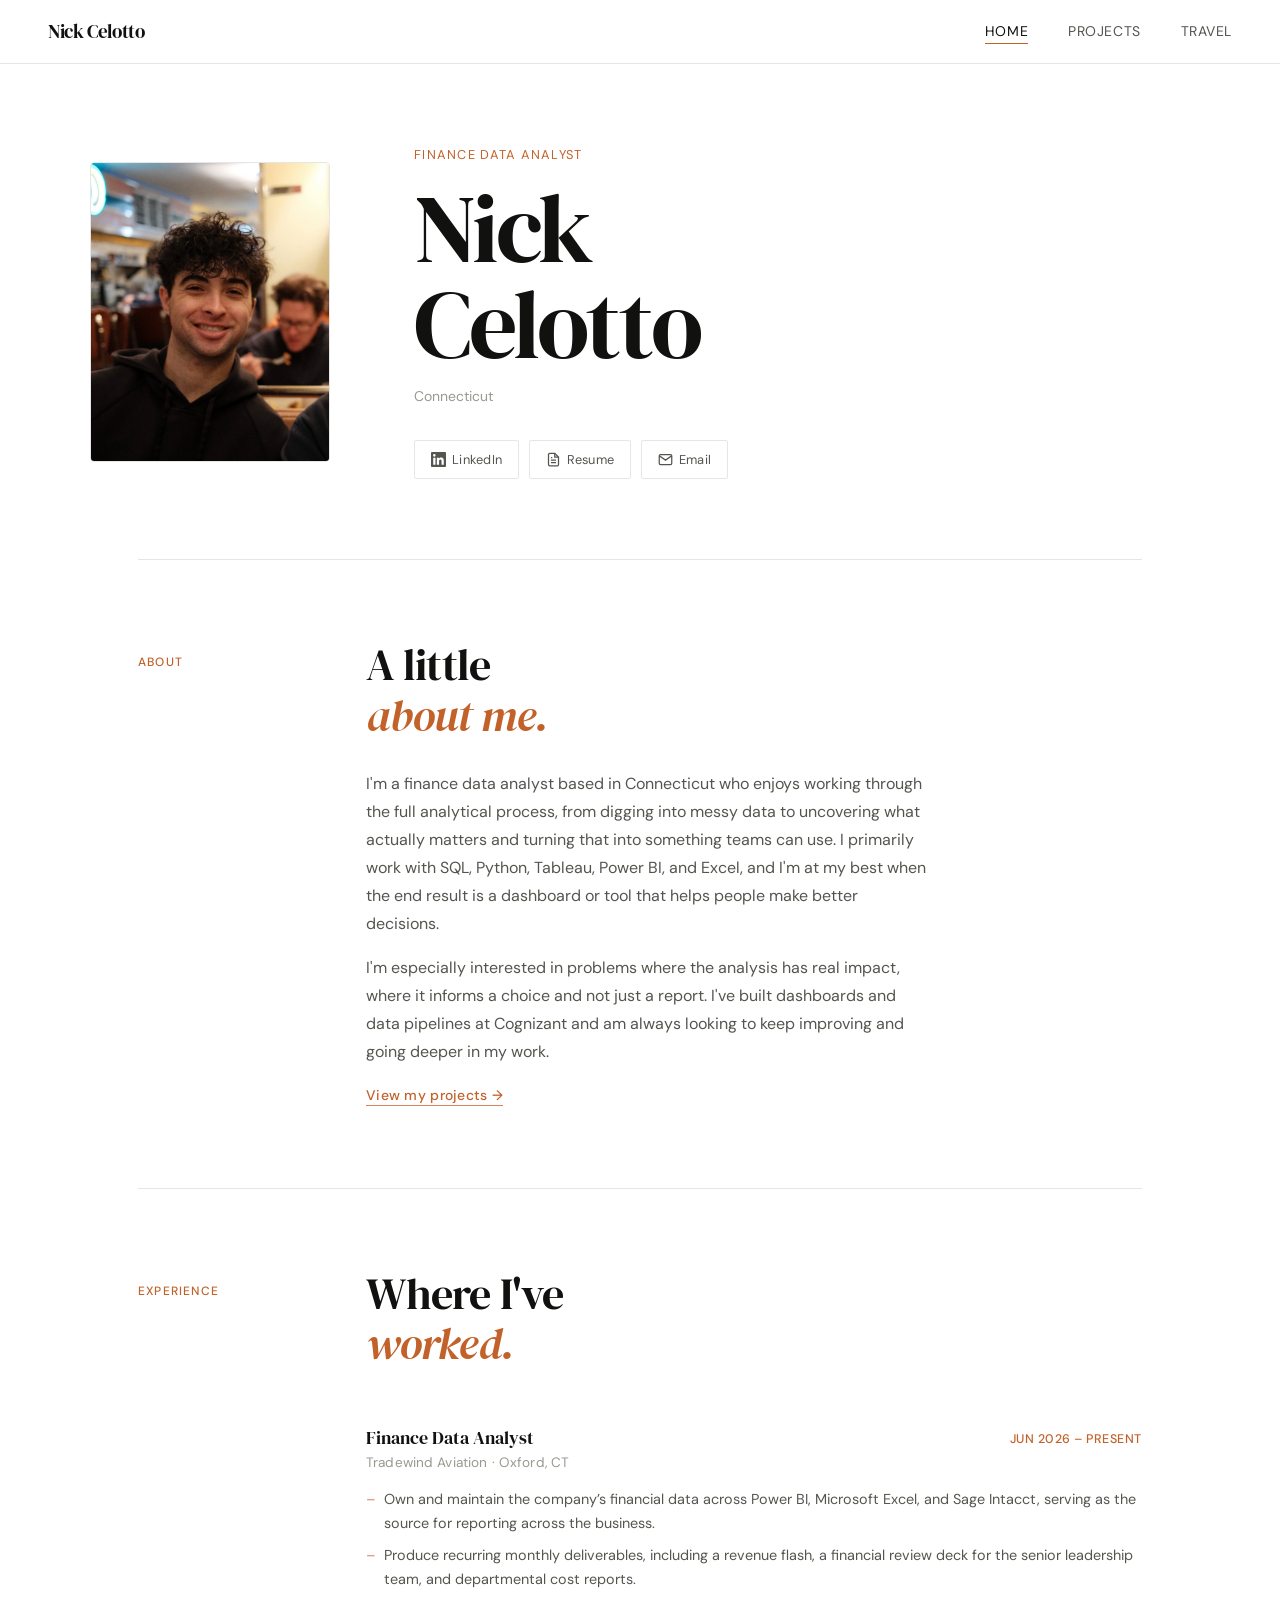
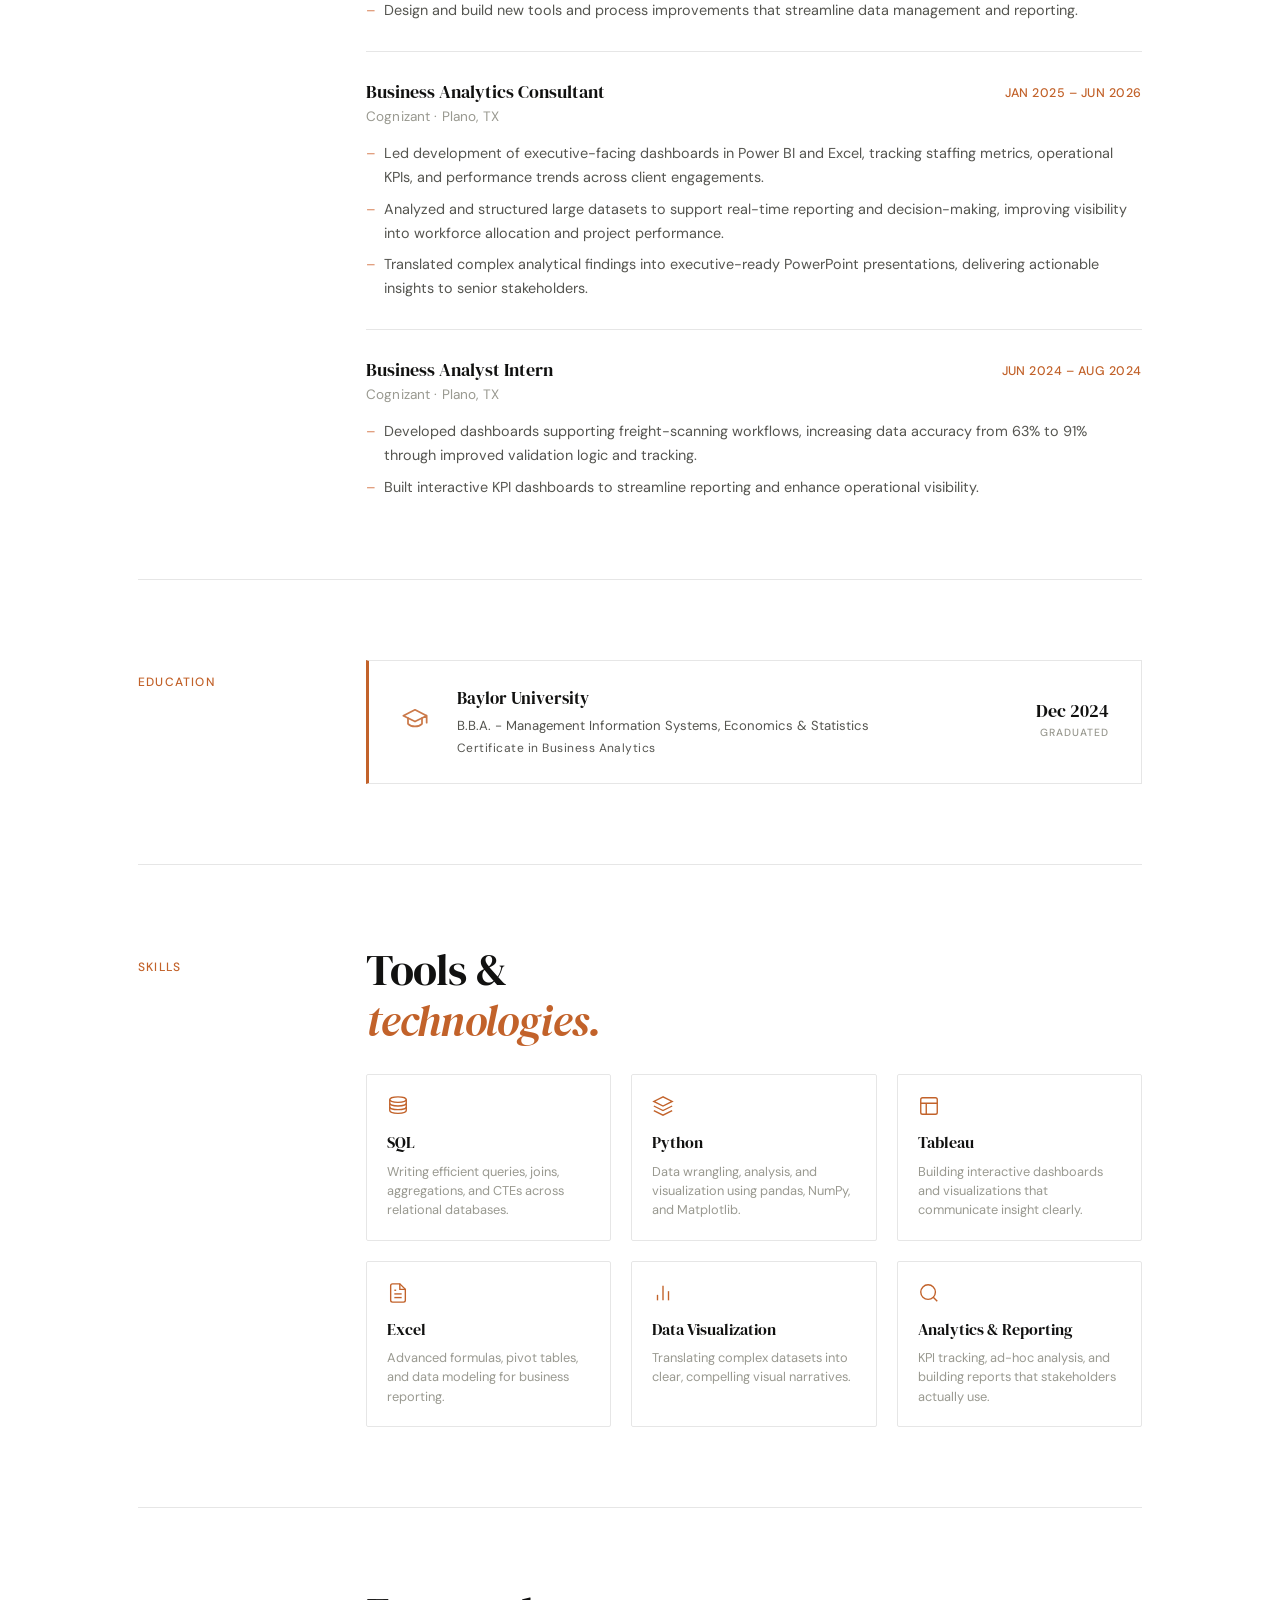
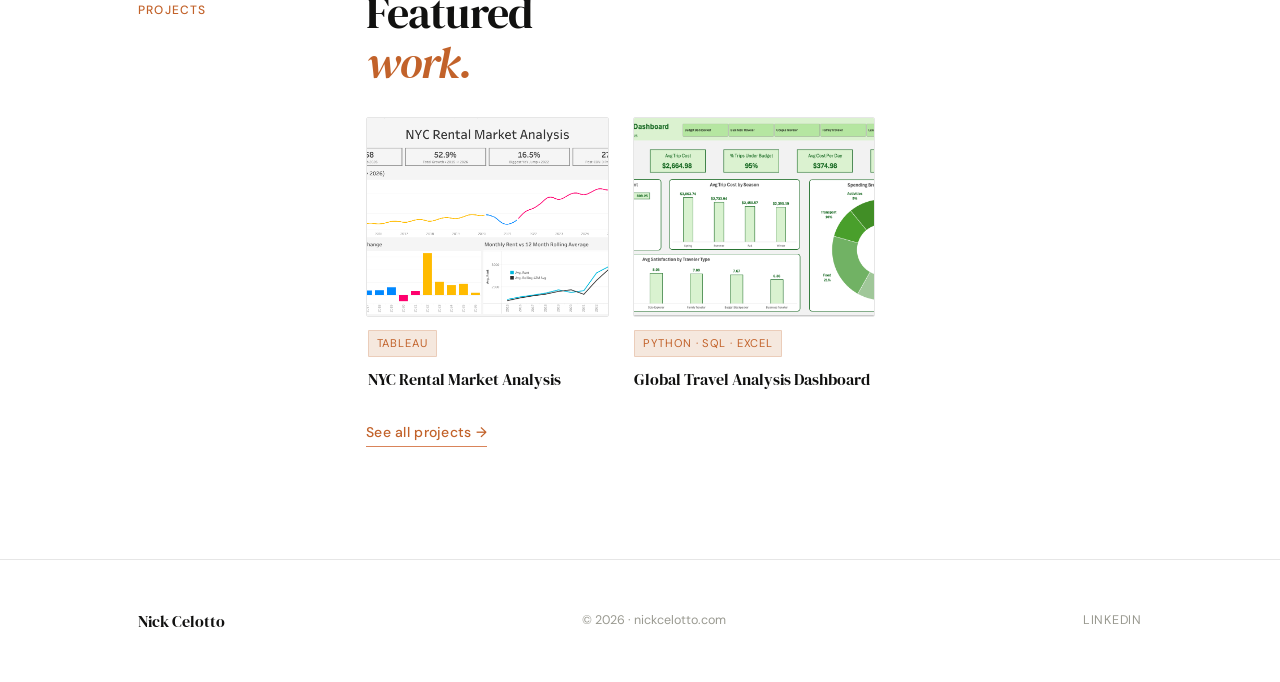
<file: index.html>
<!DOCTYPE html>
<html lang="en">
<head>
  <meta charset="UTF-8" />
  <meta name="viewport" content="width=device-width, initial-scale=1.0" />
  <title>Nick Celotto - Finance Data Analyst & Travel Enthusiast</title>
  <link rel="preconnect" href="https://fonts.googleapis.com" />
  <link rel="preconnect" href="https://fonts.gstatic.com" crossorigin />
  <link href="https://fonts.googleapis.com/css2?family=DM+Serif+Display:ital@0;1&family=DM+Sans:wght@300;400;500&display=swap" rel="stylesheet" />
  <link rel="stylesheet" href="style.css" />
</head>
<body>

  <!-- NAV -->
  <nav class="nav">
    <a href="index.html" class="nav-logo">Nick Celotto</a>
    <ul class="nav-links">
      <li><a href="index.html" class="active">Home</a></li>
      <li><a href="projects.html">Projects</a></li>
      <li><a href="travel.html">Travel</a></li>
    </ul>
    <button class="nav-hamburger" id="hamburger" aria-label="Menu">
      <span></span><span></span><span></span>
    </button>
  </nav>
  <div class="nav-mobile-menu" id="mobileMenu">
    <a href="index.html">Home</a>
    <a href="projects.html">Projects</a>
    <a href="travel.html">Travel</a>
  </div>

  <!-- HERO -->
  <section class="hero">
    <div class="hero-inner">
      <div class="hero-photo-wrap">
        <div class="hero-photo">
          <img src="assets/pfp.jpg" alt="Nick Celotto" onerror="this.style.display='none'; this.parentElement.classList.add('photo-placeholder')" />
        </div>
      </div>
      <div class="hero-text">
        <p class="hero-eyebrow">Finance Data Analyst</p>
        <h1 class="hero-name">Nick<br/>Celotto</h1>
        <p class="hero-location">Connecticut</p>
        <div class="hero-links">
          <a href="https://www.linkedin.com/in/nicholascelotto" class="link-pill" target="_blank">
            <svg width="15" height="15" viewBox="0 0 24 24" fill="currentColor"><path d="M20.447 20.452h-3.554v-5.569c0-1.328-.027-3.037-1.852-3.037-1.853 0-2.136 1.445-2.136 2.939v5.667H9.351V9h3.414v1.561h.046c.477-.9 1.637-1.85 3.37-1.85 3.601 0 4.267 2.37 4.267 5.455v6.286zM5.337 7.433a2.062 2.062 0 01-2.063-2.065 2.064 2.064 0 112.063 2.065zm1.782 13.019H3.555V9h3.564v11.452zM22.225 0H1.771C.792 0 0 .774 0 1.729v20.542C0 23.227.792 24 1.771 24h20.451C23.2 24 24 23.227 24 22.271V1.729C24 .774 23.2 0 22.222 0h.003z"/></svg>
            LinkedIn
          </a>
          <!-- ★ RESUME BUTTON - points to assets/resume.pdf. Drop your PDF there. -->
          <a href="assets/resume.pdf" class="link-pill link-pill" target="_blank">
            <svg width="15" height="15" viewBox="0 0 24 24" fill="none" stroke="currentColor" stroke-width="2"><path d="M14 2H6a2 2 0 00-2 2v16a2 2 0 002 2h12a2 2 0 002-2V8z"/><polyline points="14 2 14 8 20 8"/><line x1="16" y1="13" x2="8" y2="13"/><line x1="16" y1="17" x2="8" y2="17"/><polyline points="10 9 9 9 8 9"/></svg>
            Resume
          </a>
          <a href="mailto:nickcelotto15@gmail.com" class="link-pill">
            <svg width="15" height="15" viewBox="0 0 24 24" fill="none" stroke="currentColor" stroke-width="2"><path d="M4 4h16c1.1 0 2 .9 2 2v12c0 1.1-.9 2-2 2H4c-1.1 0-2-.9-2-2V6c0-1.1.9-2 2-2z"/><polyline points="22,6 12,13 2,6"/></svg>
            Email
          </a>
        </div>
      </div>
    </div>
  </section>

  <!-- DIVIDER -->
  <div class="section-divider"></div>

  <!-- BIO -->
  <section class="section bio-section">
    <div class="container two-col">
      <div class="col-label">
        <span class="label-tag">About</span>
      </div>
      <div class="col-content">
        <h2 class="section-heading">A little<br/><em>about me.</em></h2>
        <p class="bio-text">I'm a finance data analyst based in Connecticut who enjoys working through the full analytical process, from digging into messy data to uncovering what actually matters and turning that into something teams can use. I primarily work with SQL, Python, Tableau, Power BI, and Excel, and I'm at my best when the end result is a dashboard or tool that helps people make better decisions.</p>
        <p class="bio-text">I'm especially interested in problems where the analysis has real impact, where it informs a choice and not just a report. I've built dashboards and data pipelines at Cognizant and am always looking to keep improving and going deeper in my work.</p>
        <a href="projects.html" class="cta-link">View my projects →</a>
      </div>
    </div>
  </section>

  <div class="section-divider"></div>

  <!-- ★ EXPERIENCE SECTION -->
  <section class="section experience-section">
    <div class="container two-col">
      <div class="col-label">
        <span class="label-tag">Experience</span>
      </div>
      <div class="col-content">
        <h2 class="section-heading">Where I've<br/><em>worked.</em></h2>

        <!-- JOB 1 - most recent -->
        <div class="exp-item">
          <div class="exp-header">
            <div class="exp-left">
              <h3 class="exp-role">Finance Data Analyst</h3>
              <p class="exp-company">Tradewind Aviation · Oxford, CT</p>
            </div>
            <span class="exp-dates">Jun 2026 – Present</span>
          </div>
          <ul class="exp-bullets">
            <li>Own and maintain the company’s financial data across Power BI, Microsoft Excel, and Sage Intacct, serving as the source for reporting across the business.</li>
            <li>Produce recurring monthly deliverables, including a revenue flash, a financial review deck for the senior leadership team, and departmental cost reports.</li>
            <li>Design and build new tools and process improvements that streamline data management and reporting.</li>
          </ul>
        </div>

        <!-- JOB 2 -->
        <div class="exp-item">
          <div class="exp-header">
            <div class="exp-left">
              <h3 class="exp-role">Business Analytics Consultant</h3>
              <p class="exp-company">Cognizant · Plano, TX</p>
            </div>
            <span class="exp-dates">Jan 2025 – Jun 2026</span>
          </div>
          <ul class="exp-bullets">
            <li>Led development of executive-facing dashboards in Power BI and Excel, tracking staffing metrics, operational KPIs, and performance trends across client engagements.</li>
            <li>Analyzed and structured large datasets to support real-time reporting and decision-making, improving visibility into workforce allocation and project performance.</li>
            <li>Translated complex analytical findings into executive-ready PowerPoint presentations, delivering actionable insights to senior stakeholders.</li>
          </ul>
        </div>

        <!-- JOB 3 -->
        <div class="exp-item">
          <div class="exp-header">
            <div class="exp-left">
              <h3 class="exp-role">Business Analyst Intern</h3>
              <p class="exp-company">Cognizant · Plano, TX</p>
            </div>
            <span class="exp-dates">Jun 2024 – Aug 2024</span>
          </div>
          <ul class="exp-bullets">
            <li>Developed dashboards supporting freight-scanning workflows, increasing data accuracy from 63% to 91% through improved validation logic and tracking.</li>
            <li>Built interactive KPI dashboards to streamline reporting and enhance operational visibility.</li>
          </ul>
        </div>

      </div>
    </div>
  </section>

  <div class="section-divider"></div>

  <!-- Education Section -->
  <section class="section education-section">
    <div class="container two-col">
      <div class="col-label">
        <span class="label-tag">Education</span>
      </div>
      <div class="col-content">
        <div class="edu-card">
          <div class="edu-icon">
            <svg width="28" height="28" viewBox="0 0 24 24" fill="none" stroke="currentColor" stroke-width="1.5" stroke-linecap="round" stroke-linejoin="round"><path d="M22 10v6M2 10l10-5 10 5-10 5z"/><path d="M6 12v5c3 3 9 3 12 0v-5"/></svg>
          </div>
          <div class="edu-main">
            <p class="edu-school">Baylor University</p>
            <p class="edu-degree">B.B.A. - Management Information Systems, Economics &amp; Statistics</p>
            <p class="edu-cert">Certificate in Business Analytics</p>
          </div>
          <div class="edu-year">
            <span class="edu-year-val">Dec 2024</span>
            <span class="edu-year-label">Graduated</span>
          </div>
        </div>
      </div>
    </div>
  </section>

  <div class="section-divider"></div>

  <!-- SKILLS -->
  <section class="section skills-section">
    <div class="container two-col">
      <div class="col-label">
        <span class="label-tag">Skills</span>
      </div>
      <div class="col-content">
        <h2 class="section-heading">Tools &<br/><em>technologies.</em></h2>
        <div class="skills-grid">
          <div class="skill-card">
            <div class="skill-icon">
              <svg width="22" height="22" viewBox="0 0 24 24" fill="none" stroke="currentColor" stroke-width="1.5"><ellipse cx="12" cy="5" rx="9" ry="3"/><path d="M3 5v4c0 1.66 4.03 3 9 3s9-1.34 9-3V5"/><path d="M3 9v4c0 1.66 4.03 3 9 3s9-1.34 9-3V9"/><path d="M3 13v4c0 1.66 4.03 3 9 3s9-1.34 9-3v-4"/></svg>
            </div>
            <h3 class="skill-name">SQL</h3>
            <p class="skill-desc">Writing efficient queries, joins, aggregations, and CTEs across relational databases.</p>
          </div>
          <div class="skill-card">
            <div class="skill-icon">
              <svg width="22" height="22" viewBox="0 0 24 24" fill="none" stroke="currentColor" stroke-width="1.5"><path d="M12 2L2 7l10 5 10-5-10-5z"/><path d="M2 17l10 5 10-5"/><path d="M2 12l10 5 10-5"/></svg>
            </div>
            <h3 class="skill-name">Python</h3>
            <p class="skill-desc">Data wrangling, analysis, and visualization using pandas, NumPy, and Matplotlib.</p>
          </div>
          <div class="skill-card">
            <div class="skill-icon">
              <svg width="22" height="22" viewBox="0 0 24 24" fill="none" stroke="currentColor" stroke-width="1.5"><rect x="3" y="3" width="18" height="18" rx="2"/><path d="M3 9h18M9 21V9"/></svg>
            </div>
            <h3 class="skill-name">Tableau</h3>
            <p class="skill-desc">Building interactive dashboards and visualizations that communicate insight clearly.</p>
          </div>
          <div class="skill-card">
            <div class="skill-icon">
              <svg width="22" height="22" viewBox="0 0 24 24" fill="none" stroke="currentColor" stroke-width="1.5"><path d="M14 2H6a2 2 0 00-2 2v16a2 2 0 002 2h12a2 2 0 002-2V8z"/><polyline points="14 2 14 8 20 8"/><line x1="16" y1="13" x2="8" y2="13"/><line x1="16" y1="17" x2="8" y2="17"/><polyline points="10 9 9 9 8 9"/></svg>
            </div>
            <h3 class="skill-name">Excel</h3>
            <p class="skill-desc">Advanced formulas, pivot tables, and data modeling for business reporting.</p>
          </div>
          <div class="skill-card">
            <div class="skill-icon">
              <svg width="22" height="22" viewBox="0 0 24 24" fill="none" stroke="currentColor" stroke-width="1.5"><line x1="18" y1="20" x2="18" y2="10"/><line x1="12" y1="20" x2="12" y2="4"/><line x1="6" y1="20" x2="6" y2="14"/></svg>
            </div>
            <h3 class="skill-name">Data Visualization</h3>
            <p class="skill-desc">Translating complex datasets into clear, compelling visual narratives.</p>
          </div>
          <div class="skill-card">
            <div class="skill-icon">
              <svg width="22" height="22" viewBox="0 0 24 24" fill="none" stroke="currentColor" stroke-width="1.5"><circle cx="11" cy="11" r="8"/><line x1="21" y1="21" x2="16.65" y2="16.65"/></svg>
            </div>
            <h3 class="skill-name">Analytics & Reporting</h3>
            <p class="skill-desc">KPI tracking, ad-hoc analysis, and building reports that stakeholders actually use.</p>
          </div>
        </div>
      </div>
    </div>
  </section>

  <div class="section-divider"></div>

  <!-- FEATURED PROJECTS -->
  <section class="section projects-section">
    <div class="container two-col">
      <div class="col-label">
        <span class="label-tag">Projects</span>
      </div>
      <div class="col-content">
        <h2 class="section-heading">Featured<br/><em>work.</em></h2>
        <div class="project-grid">
          <!-- Project 1 → Featured tab -->
          <a href="projects.html?p=featured" class="project-card">
            <div class="project-img">
              <img src="assets/nyc-rent-dashboard.png" alt="Sales Dashboard" onerror="this.parentElement.classList.add('img-placeholder')" />
              <div class="project-overlay">
                <span>View Project →</span>
              </div>
            </div>
            <div class="project-meta">
              <span class="project-tag">Tableau</span>
              <h3 class="project-title">NYC Rental Market Analysis</h3>
            </div>
          </a>
          <a href="projects.html?p=other#project2" class="project-card">
            <div class="project-img">
              <img src="assets/travel-analysis-dashboard.png" alt="Global Travel Analysis Dashboard" onerror="this.parentElement.classList.add('img-placeholder')" />
              <div class="project-overlay">
                <span>View Project →</span>
              </div>
            </div>
            <div class="project-meta">
              <span class="project-tag">Python · SQL · Excel</span>
              <h3 class="project-title">Global Travel Analysis Dashboard</h3>
            </div>
          </a>

          <!-- ★ PROJECT 3 - uncomment when ready to add
          <a href="projects.html?p=other#project3" class="project-card">
            <div class="project-img">
              <img src="assets/project3.jpg" alt="SQL Project" onerror="this.parentElement.classList.add('img-placeholder')" />
              <div class="project-overlay">
                <span>View Project →</span>
              </div>
            </div>
            <div class="project-meta">
              <span class="project-tag">SQL</span>
              <h3 class="project-title">Personal Finance Spending Analysis</h3>
            </div>
          </a>
          -->
        </div>
        <a href="projects.html" class="cta-link" style="margin-top: 2rem; display: inline-block;">See all projects →</a>
      </div>
    </div>
  </section>

  <!-- FOOTER -->
  <footer class="footer">
    <div class="container footer-inner">
      <p class="footer-name">Nick Celotto</p>
      <p class="footer-copy">© 2026 · nickcelotto.com</p>
      <div class="footer-links">
        <a href="https://www.linkedin.com/in/nickcelotto" target="_blank">LinkedIn</a>
      </div>
    </div>
  </footer>

  <script src="main.js"></script>
</body>
</html>
</file>
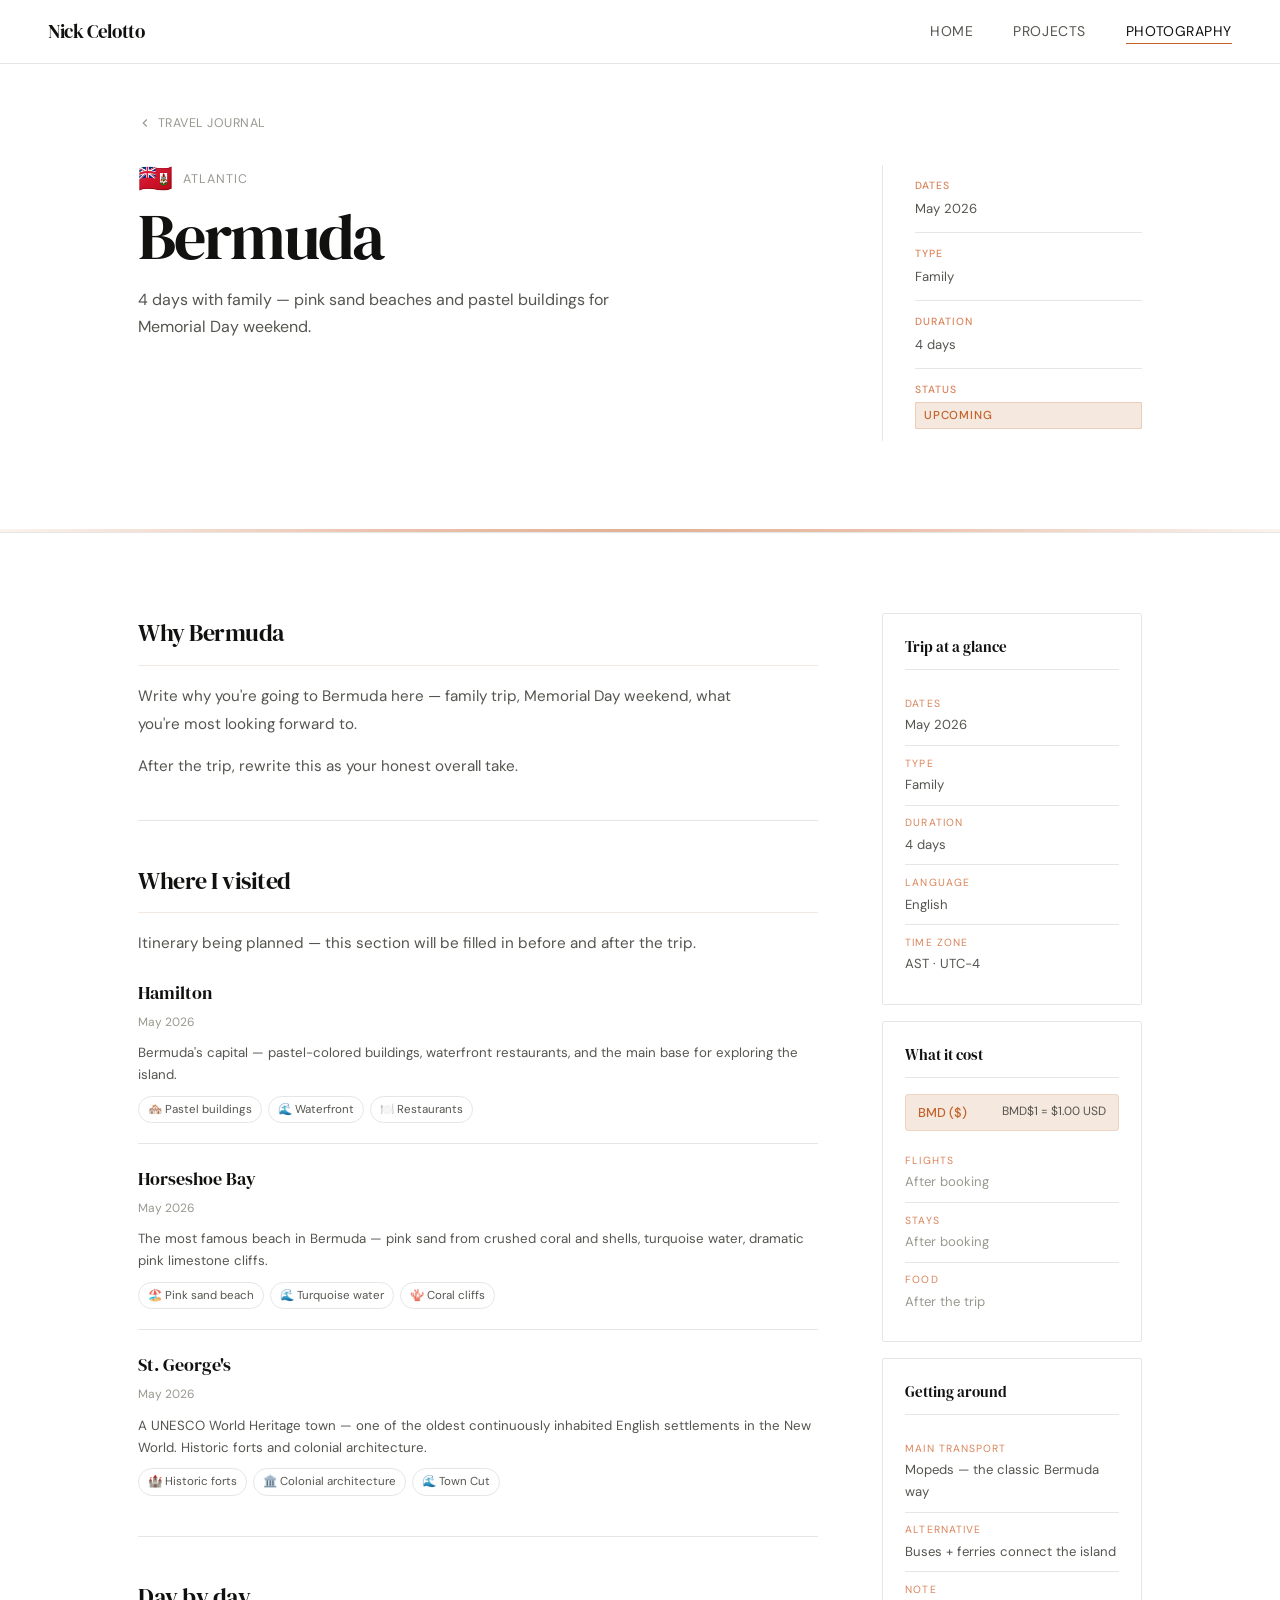
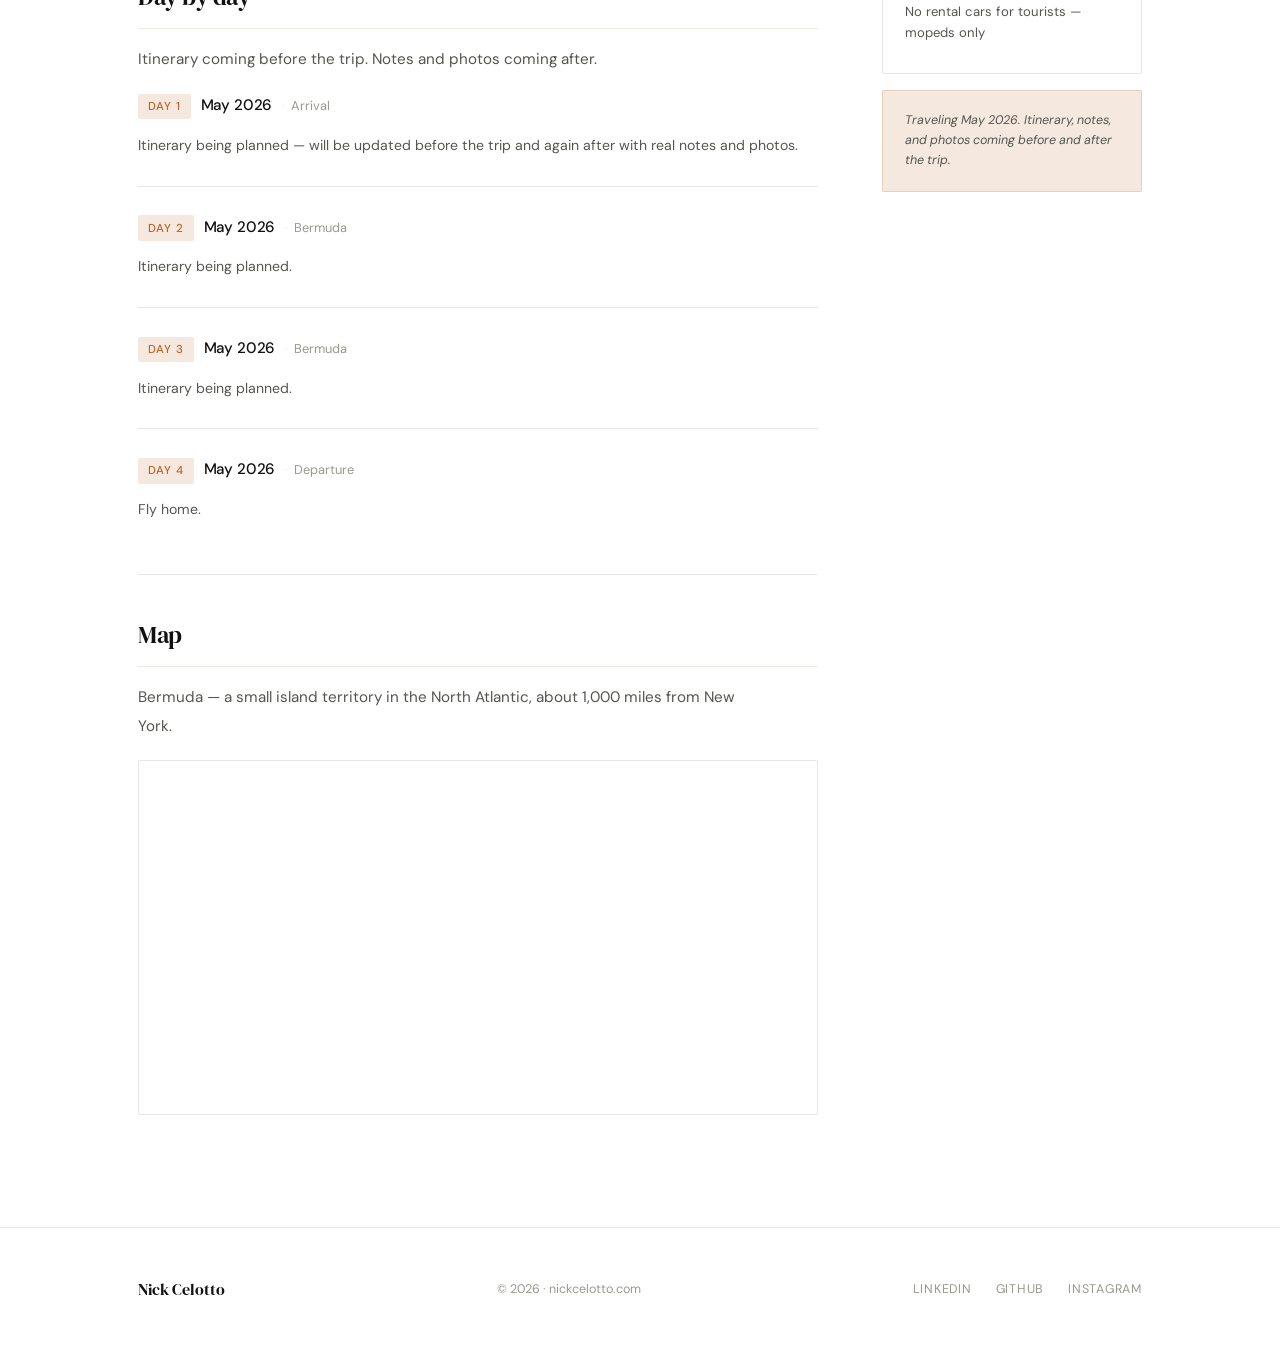
<file: guide-bermuda.html>
<!DOCTYPE html>
<html lang="en">
<head>
  <meta charset="UTF-8" />
  <meta name="viewport" content="width=device-width, initial-scale=1.0" />
  <title>Bermuda — Nick Celotto</title>
  <link rel="preconnect" href="https://fonts.googleapis.com" />
  <link rel="preconnect" href="https://fonts.gstatic.com" crossorigin />
  <link href="https://fonts.googleapis.com/css2?family=DM+Serif+Display:ital@0;1&family=DM+Sans:wght@300;400;500&display=swap" rel="stylesheet" />
  <link rel="stylesheet" href="style.css" />
</head>
<body>

  <nav class="nav">
    <a href="index.html" class="nav-logo">Nick Celotto</a>
    <ul class="nav-links">
      <li><a href="index.html">Home</a></li>
      <li><a href="projects.html">Projects</a></li>
      <li><a href="photography.html" class="active">Photography</a></li>
    </ul>
    <button class="nav-hamburger" id="hamburger" aria-label="Menu">
      <span></span><span></span><span></span>
    </button>
  </nav>
  <div class="nav-mobile-menu" id="mobileMenu">
    <a href="index.html">Home</a>
    <a href="projects.html">Projects</a>
    <a href="photography.html">Photography</a>
  </div>

  <div class="guide-page-hero">
    <div class="container">

      <a href="photography.html?tab=guides" class="guide-back">
        <svg width="14" height="14" viewBox="0 0 24 24" fill="none" stroke="currentColor" stroke-width="2"><polyline points="15 18 9 12 15 6"/></svg>
        Travel Journal
      </a>

      <div class="guide-page-header">
        <div class="guide-page-title-group">
          <div class="guide-page-flag-row">
            <span class="guide-page-flag">🇧🇲</span>
            <span class="guide-page-region">Atlantic</span>
          </div>
          <h1 class="guide-page-title">Bermuda</h1>
          <p class="guide-page-subtitle">4 days with family — pink sand beaches and pastel buildings for Memorial Day weekend.</p>
        </div>
        <div class="guide-page-meta">
          <div class="guide-page-meta-item">
            <span class="guide-page-meta-label">Dates</span>
            <span class="guide-page-meta-val">May 2026</span>
          </div>
          <div class="guide-page-meta-item">
            <span class="guide-page-meta-label">Type</span>
            <span class="guide-page-meta-val">Family</span>
          </div>
          <div class="guide-page-meta-item">
            <span class="guide-page-meta-label">Duration</span>
            <span class="guide-page-meta-val">4 days</span>
          </div>
          <div class="guide-page-meta-item">
            <span class="guide-page-meta-label">Status</span>
            <span class="guide-status guide-status--soon" style="font-size:0.72rem;">Upcoming</span>
          </div>
        </div>
      </div>

    </div>
    <div class="guide-hero-divider"></div>
  </div>

  <div class="guide-page-body">
    <div class="container">
      <div class="guide-page-layout">

        <div class="guide-page-content">

          <div class="guide-page-section">
            <h2 class="guide-page-section-title">Why Bermuda</h2>
            <p class="guide-page-text">Write why you're going to Bermuda here — family trip, Memorial Day weekend, what you're most looking forward to.</p>
            <p class="guide-page-text">After the trip, rewrite this as your honest overall take.</p>
          </div>

          <div class="guide-page-section">
            <h2 class="guide-page-section-title">Where I visited</h2>
            <p class="guide-page-text">Itinerary being planned — this section will be filled in before and after the trip.</p>

            <div class="journal-stays">

              <div class="journal-stay">
                <div class="journal-stay-destination">Hamilton</div>
                <div class="journal-stay-meta-row">
                  <span class="journal-stay-dates">May 2026</span>
                </div>
                <p class="journal-stay-desc">Bermuda's capital — pastel-colored buildings, waterfront restaurants, and the main base for exploring the island.</p>
                <div class="journal-stay-tags">
                  <span class="journal-stay-tag">🏘️ Pastel buildings</span>
                  <span class="journal-stay-tag">🌊 Waterfront</span>
                  <span class="journal-stay-tag">🍽️ Restaurants</span>
                </div>
              </div>

              <div class="journal-stay">
                <div class="journal-stay-destination">Horseshoe Bay</div>
                <div class="journal-stay-meta-row">
                  <span class="journal-stay-dates">May 2026</span>
                </div>
                <p class="journal-stay-desc">The most famous beach in Bermuda — pink sand from crushed coral and shells, turquoise water, dramatic pink limestone cliffs.</p>
                <div class="journal-stay-tags">
                  <span class="journal-stay-tag">🏖️ Pink sand beach</span>
                  <span class="journal-stay-tag">🌊 Turquoise water</span>
                  <span class="journal-stay-tag">🪸 Coral cliffs</span>
                </div>
              </div>

              <div class="journal-stay">
                <div class="journal-stay-destination">St. George's</div>
                <div class="journal-stay-meta-row">
                  <span class="journal-stay-dates">May 2026</span>
                </div>
                <p class="journal-stay-desc">A UNESCO World Heritage town — one of the oldest continuously inhabited English settlements in the New World. Historic forts and colonial architecture.</p>
                <div class="journal-stay-tags">
                  <span class="journal-stay-tag">🏰 Historic forts</span>
                  <span class="journal-stay-tag">🏛️ Colonial architecture</span>
                  <span class="journal-stay-tag">🌊 Town Cut</span>
                </div>
              </div>

            </div>
          </div>

          <div class="guide-page-section">
            <h2 class="guide-page-section-title">Day by day</h2>
            <p class="guide-page-text">Itinerary coming before the trip. Notes and photos coming after.</p>

            <div class="journal-day">
              <div class="journal-day-header">
                <span class="journal-day-label">Day 1</span>
                <span class="journal-day-date">May 2026</span>
                <span class="journal-day-location">Arrival</span>
              </div>
              <div class="journal-day-body">
                <p class="journal-day-text">Itinerary being planned — will be updated before the trip and again after with real notes and photos.</p>
                <!-- ★ Add photo after trip: <div class="journal-day-photo"><img src="assets/bermuda/day1.jpg" alt="" /><p class="journal-day-photo-caption">Caption</p></div> -->
              </div>
            </div>

            <div class="journal-day">
              <div class="journal-day-header">
                <span class="journal-day-label">Day 2</span>
                <span class="journal-day-date">May 2026</span>
                <span class="journal-day-location">Bermuda</span>
              </div>
              <div class="journal-day-body">
                <p class="journal-day-text">Itinerary being planned.</p>
                <!-- ★ Add photo after trip: <div class="journal-day-photo"><img src="assets/bermuda/day2.jpg" alt="" /><p class="journal-day-photo-caption">Caption</p></div> -->
              </div>
            </div>

            <div class="journal-day">
              <div class="journal-day-header">
                <span class="journal-day-label">Day 3</span>
                <span class="journal-day-date">May 2026</span>
                <span class="journal-day-location">Bermuda</span>
              </div>
              <div class="journal-day-body">
                <p class="journal-day-text">Itinerary being planned.</p>
                <!-- ★ Add photo after trip: <div class="journal-day-photo"><img src="assets/bermuda/day3.jpg" alt="" /><p class="journal-day-photo-caption">Caption</p></div> -->
              </div>
            </div>

            <div class="journal-day">
              <div class="journal-day-header">
                <span class="journal-day-label">Day 4</span>
                <span class="journal-day-date">May 2026</span>
                <span class="journal-day-location">Departure</span>
              </div>
              <div class="journal-day-body">
                <p class="journal-day-text">Fly home.</p>
                <!-- ★ Add photo after trip: <div class="journal-day-photo"><img src="assets/bermuda/day4.jpg" alt="" /><p class="journal-day-photo-caption">Caption</p></div> -->
              </div>
            </div>

          </div>

          <div class="guide-page-section guide-map-section">
            <h2 class="guide-page-section-title">Map</h2>
            <p class="guide-page-text" style="margin-bottom:1.25rem;">Bermuda — a small island territory in the North Atlantic, about 1,000 miles from New York.</p>
            <div class="guide-map-wrap">
              <iframe
                class="guide-map-iframe"
                src="https://www.google.com/maps/embed?pb=!1m18!1m12!1m3!1d211116.8!2d-64.7505!3d32.3078!2m3!1f0!2f0!3f0!3m2!1i1024!2i768!4f13.1!3m3!1m2!1s0x89991c1e78a78849%3A0x8c3e38ea5ec5e6f1!2sBermuda!5e0!3m2!1sen!2sus!4v1712000000004!5m2!1sen!2sus"
                allowfullscreen="" loading="lazy"
                referrerpolicy="no-referrer-when-downgrade"
                title="Bermuda map">
              </iframe>
            </div>
          </div>

        </div><!-- /guide-page-content -->

        <aside class="guide-page-sidebar">

          <div class="guide-sidebar-card">
            <h3 class="guide-sidebar-heading">Trip at a glance</h3>
            <div class="guide-sidebar-facts">
              <div class="guide-sidebar-fact">
                <span class="guide-sidebar-fact-label">Dates</span>
                <span class="guide-sidebar-fact-val">May 2026</span>
              </div>
              <div class="guide-sidebar-fact">
                <span class="guide-sidebar-fact-label">Type</span>
                <span class="guide-sidebar-fact-val">Family</span>
              </div>
              <div class="guide-sidebar-fact">
                <span class="guide-sidebar-fact-label">Duration</span>
                <span class="guide-sidebar-fact-val">4 days</span>
              </div>
              <div class="guide-sidebar-fact">
                <span class="guide-sidebar-fact-label">Language</span>
                <span class="guide-sidebar-fact-val">English</span>
              </div>
              <div class="guide-sidebar-fact">
                <span class="guide-sidebar-fact-label">Time zone</span>
                <span class="guide-sidebar-fact-val">AST · UTC−4</span>
              </div>
            </div>
          </div>

          <div class="guide-sidebar-card">
            <h3 class="guide-sidebar-heading">What it cost</h3>
            <div class="guide-sidebar-facts">
              <div class="journal-currency-banner">
                <span class="journal-currency-name">BMD ($)</span>
                <span class="journal-currency-rate">BMD$1 = $1.00 USD</span>
              </div>
              <div class="guide-sidebar-fact">
                <span class="guide-sidebar-fact-label">Flights</span>
                <span class="guide-sidebar-fact-val" style="color:var(--ink-light);">After booking</span>
              </div>
              <div class="guide-sidebar-fact">
                <span class="guide-sidebar-fact-label">Stays</span>
                <span class="guide-sidebar-fact-val" style="color:var(--ink-light);">After booking</span>
              </div>
              <div class="guide-sidebar-fact">
                <span class="guide-sidebar-fact-label">Food</span>
                <span class="guide-sidebar-fact-val" style="color:var(--ink-light);">After the trip</span>
              </div>
            </div>
          </div>

          <div class="guide-sidebar-card">
            <h3 class="guide-sidebar-heading">Getting around</h3>
            <div class="guide-sidebar-facts">
              <div class="guide-sidebar-fact">
                <span class="guide-sidebar-fact-label">Main transport</span>
                <span class="guide-sidebar-fact-val">Mopeds — the classic Bermuda way</span>
              </div>
              <div class="guide-sidebar-fact">
                <span class="guide-sidebar-fact-label">Alternative</span>
                <span class="guide-sidebar-fact-val">Buses + ferries connect the island</span>
              </div>
              <div class="guide-sidebar-fact">
                <span class="guide-sidebar-fact-label">Note</span>
                <span class="guide-sidebar-fact-val">No rental cars for tourists — mopeds only</span>
              </div>
            </div>
          </div>

          <div class="guide-sidebar-card guide-sidebar-card--accent">
            <p class="guide-sidebar-note">Traveling May 2026. Itinerary, notes, and photos coming before and after the trip.</p>
          </div>

        </aside>

      </div><!-- /guide-page-layout -->
    </div><!-- /container -->
  </div><!-- /guide-page-body -->

  <footer class="footer">
    <div class="container footer-inner">
      <p class="footer-name">Nick Celotto</p>
      <p class="footer-copy">© 2026 · nickcelotto.com</p>
      <div class="footer-links">
        <a href="https://www.linkedin.com/in/nickcelotto" target="_blank">LinkedIn</a>
        <a href="https://github.com/nickcelotto" target="_blank">GitHub</a>
        <a href="https://www.instagram.com/celottovision" target="_blank">Instagram</a>
      </div>
    </div>
  </footer>

  <script src="main.js"></script>
</body>
</html>
</file>
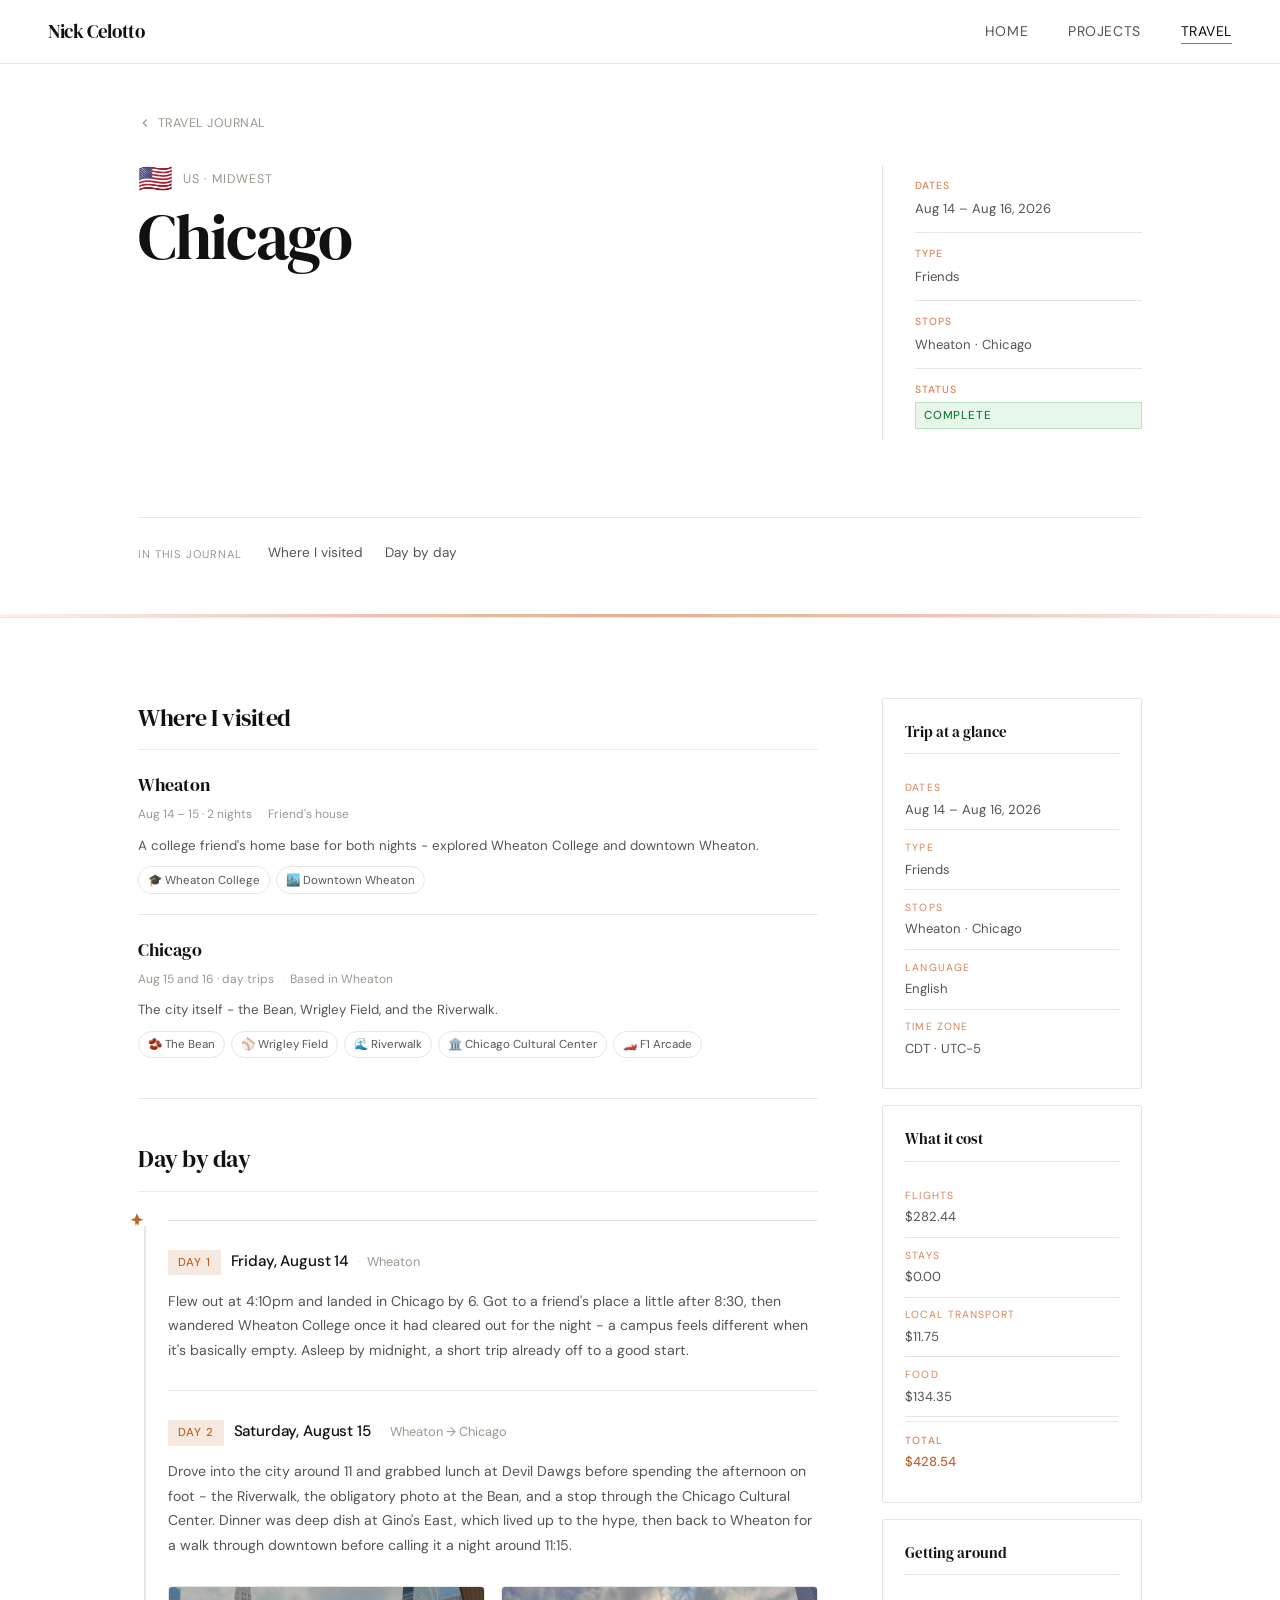
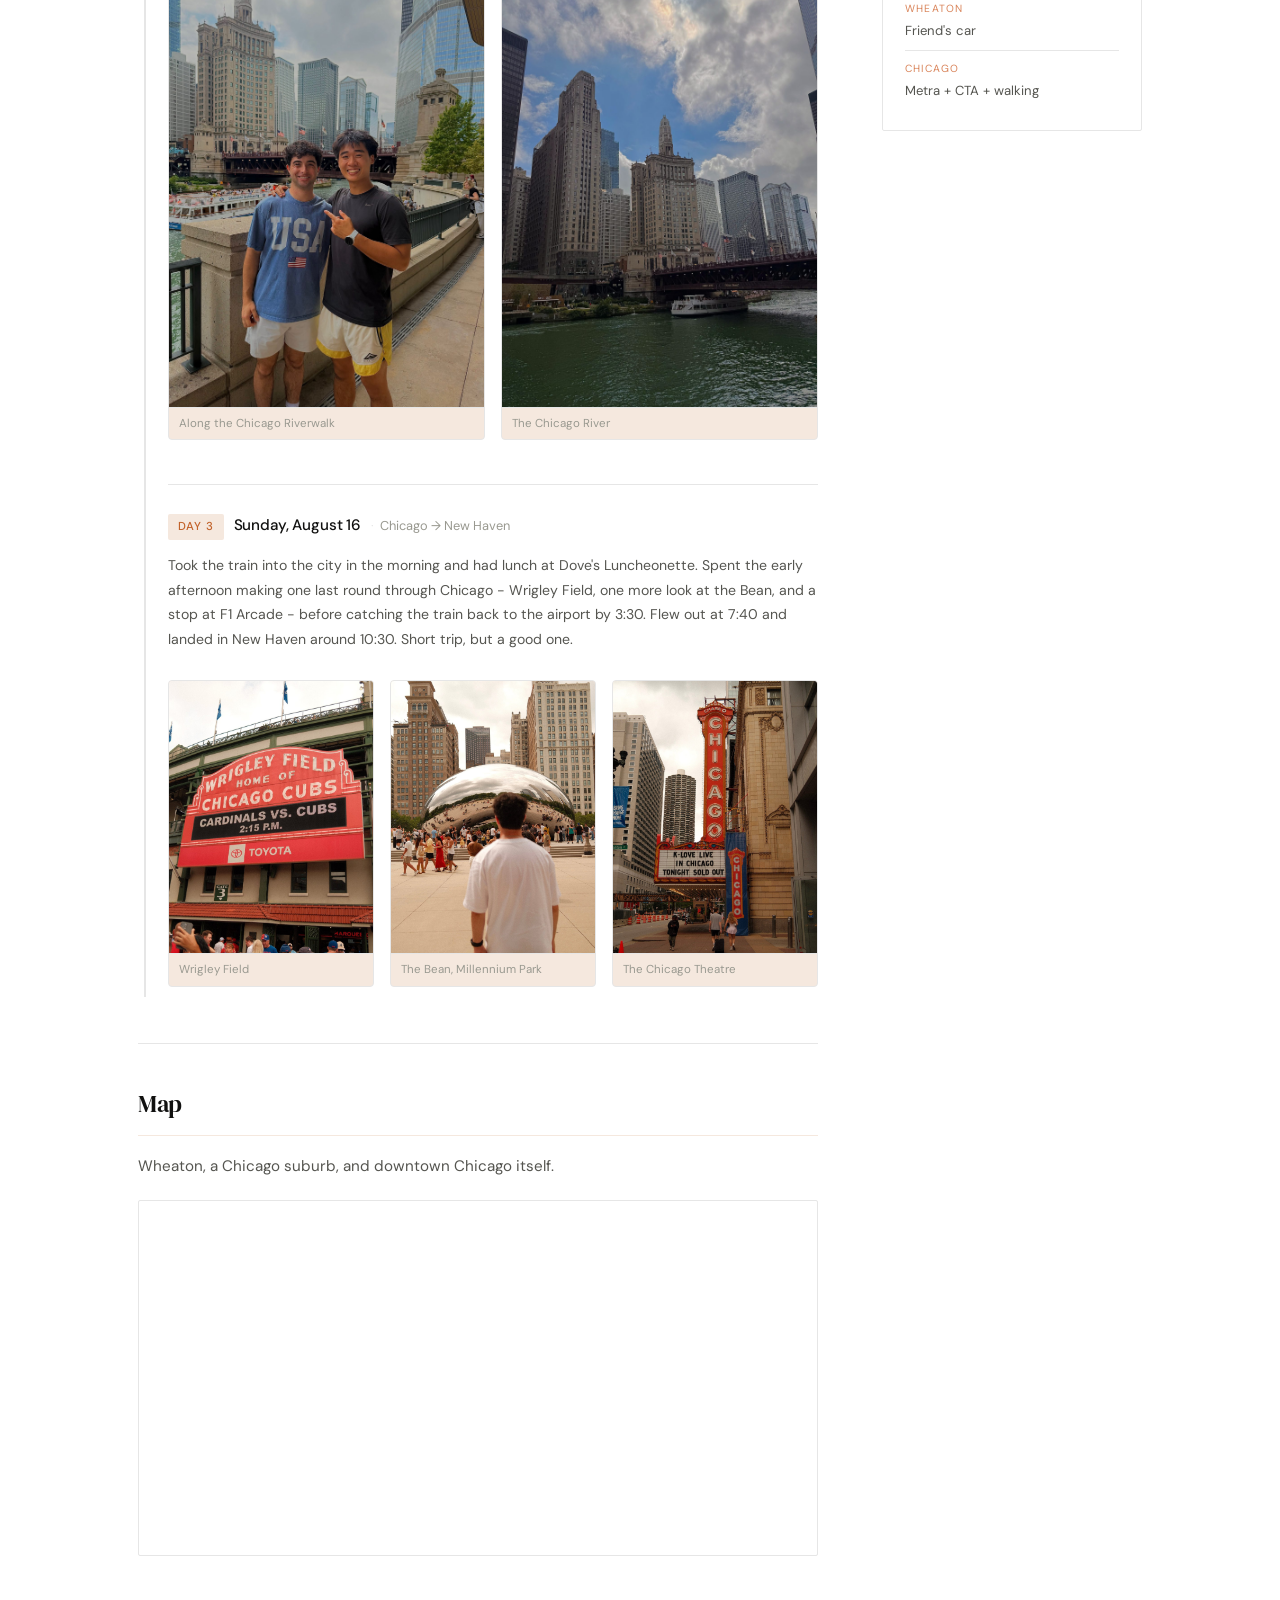
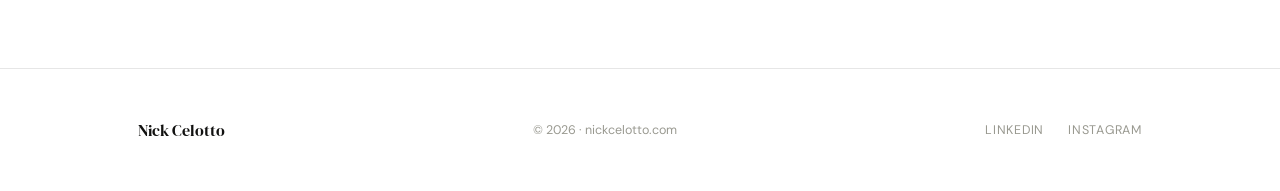
<file: guide-chicago.html>
<!DOCTYPE html>
<html lang="en">
<head>
  <meta charset="UTF-8" />
  <meta name="viewport" content="width=device-width, initial-scale=1.0" />
  <title>Chicago - Nick Celotto</title>
  <link rel="preconnect" href="https://fonts.googleapis.com" />
  <link rel="preconnect" href="https://fonts.gstatic.com" crossorigin />
  <link href="https://fonts.googleapis.com/css2?family=DM+Serif+Display:ital@0;1&family=DM+Sans:wght@300;400;500&display=swap" rel="stylesheet" />
  <link rel="stylesheet" href="style.css" />
</head>
<body>

  <!-- NAV -->
  <nav class="nav">
    <a href="index.html" class="nav-logo">Nick Celotto</a>
    <ul class="nav-links">
      <li><a href="index.html">Home</a></li>
      <li><a href="projects.html">Projects</a></li>
      <li><a href="travel.html" class="active">Travel</a></li>
    </ul>
    <button class="nav-hamburger" id="hamburger" aria-label="Menu">
      <span></span><span></span><span></span>
    </button>
  </nav>
  <div class="nav-mobile-menu" id="mobileMenu">
    <a href="index.html">Home</a>
    <a href="projects.html">Projects</a>
    <a href="travel.html">Travel</a>
  </div>


  <!-- ════════════════════════
       HERO
       ════════════════════════ -->
  <div class="guide-page-hero">
    <div class="container">

      <a href="travel.html?tab=guides" class="guide-back">
        <svg width="14" height="14" viewBox="0 0 24 24" fill="none" stroke="currentColor" stroke-width="2"><polyline points="15 18 9 12 15 6"/></svg>
        Travel Journal
      </a>


      <div class="guide-page-header">
        <div class="guide-page-title-group">
          <div class="guide-page-flag-row">
            <span class="guide-page-flag">🇺🇸</span>
            <span class="guide-page-region">US · Midwest</span>
          </div>
          <h1 class="guide-page-title">Chicago</h1>
        </div>
        <div class="guide-page-meta">
          <div class="guide-page-meta-item">
            <span class="guide-page-meta-label">Dates</span>
            <span class="guide-page-meta-val">Aug 14 – Aug 16, 2026</span>
          </div>
          <div class="guide-page-meta-item">
            <span class="guide-page-meta-label">Type</span>
            <span class="guide-page-meta-val">Friends</span>
          </div>
          <div class="guide-page-meta-item">
            <span class="guide-page-meta-label">Stops</span>
            <span class="guide-page-meta-val">Wheaton · Chicago</span>
          </div>
          <div class="guide-page-meta-item">
            <span class="guide-page-meta-label">Status</span>
            <span class="guide-status guide-status--live" style="font-size:0.72rem;">Complete</span>
          </div>
        </div>
      </div>

      <!-- In this journal - magazine-style contents strip -->
      <nav class="guide-toc">
        <span class="guide-toc-label">In this journal</span>
        <a href="#where">Where I visited</a>
        <a href="#daybyday">Day by day</a>
      </nav>

    </div>
    <div class="guide-hero-divider"></div>
  </div>


  <!-- ════════════════════════
       BODY
       ════════════════════════ -->
  <div class="guide-page-body">
    <div class="container">
      <div class="guide-page-layout">

        <!-- ══════════════════════════════
             MAIN CONTENT
             ══════════════════════════════ -->
        <div class="guide-page-content">

          <!-- WHERE I VISITED -->
          <div class="guide-page-section" id="where">
            <h2 class="guide-page-section-title">Where I visited</h2>

            <div class="journal-stays">

              <div class="journal-stay">
                <div class="journal-stay-destination">Wheaton</div>
                <div class="journal-stay-meta-row">
                  <span class="journal-stay-dates">Aug 14 – 15 · 2 nights</span>
                  <span class="journal-stay-hostel">Friend's house</span>
                </div>
                <p class="journal-stay-desc">A college friend's home base for both nights - explored Wheaton College and downtown Wheaton.</p>
                <div class="journal-stay-tags">
                  <span class="journal-stay-tag">🎓 Wheaton College</span>
                  <span class="journal-stay-tag">🏙️ Downtown Wheaton</span>
                </div>
              </div>

              <div class="journal-stay">
                <div class="journal-stay-destination">Chicago</div>
                <div class="journal-stay-meta-row">
                  <span class="journal-stay-dates">Aug 15 and 16 · day trips</span>
                  <span class="journal-stay-hostel">Based in Wheaton</span>
                </div>
                <p class="journal-stay-desc">The city itself - the Bean, Wrigley Field, and the Riverwalk.</p>
                <div class="journal-stay-tags">
                  <span class="journal-stay-tag">🫘 The Bean</span>
                  <span class="journal-stay-tag">⚾ Wrigley Field</span>
                  <span class="journal-stay-tag">🌊 Riverwalk</span>
                  <span class="journal-stay-tag">🏛️ Chicago Cultural Center</span>
                  <span class="journal-stay-tag">🏎️ F1 Arcade</span>
                </div>
              </div>

            </div>
          </div>

          <!-- DAY BY DAY -->
          <div class="guide-page-section" id="daybyday">
            <h2 class="guide-page-section-title">Day by day</h2>

            <div class="journal-track">
              <div class="plane-tracker" aria-hidden="true">
                <svg viewBox="0 0 24 24" xmlns="http://www.w3.org/2000/svg">
                  <path style="fill:var(--accent)" d="M12 2 L15 9 L22 12 L15 13.5 L14 21 L12 17 L10 21 L9 13.5 L2 12 L9 9 Z"/>
                </svg>
              </div>

            <div class="journal-day">
              <div class="journal-day-header">
                <span class="journal-day-label">Day 1</span>
                <span class="journal-day-date">Friday, August 14</span>
                <span class="journal-day-location">Wheaton</span>
              </div>
              <div class="journal-day-body">
                <p class="journal-day-text">Flew out at 4:10pm and landed in Chicago by 6. Got to a friend's place a little after 8:30, then wandered Wheaton College once it had cleared out for the night - a campus feels different when it's basically empty. Asleep by midnight, a short trip already off to a good start.</p>
                <!-- ★ Add photo: <div class="journal-day-photo"><img src="assets/chicago/dayN.jpg" alt="" /><p class="journal-day-photo-caption">Caption</p></div> -->
              </div>
            </div>

            <div class="journal-day">
              <div class="journal-day-header">
                <span class="journal-day-label">Day 2</span>
                <span class="journal-day-date">Saturday, August 15</span>
                <span class="journal-day-location">Wheaton → Chicago</span>
              </div>
              <div class="journal-day-body">
                <p class="journal-day-text">Drove into the city around 11 and grabbed lunch at Devil Dawgs before spending the afternoon on foot - the Riverwalk, the obligatory photo at the Bean, and a stop through the Chicago Cultural Center. Dinner was deep dish at Gino's East, which lived up to the hype, then back to Wheaton for a walk through downtown before calling it a night around 11:15.</p>
                <div class="journal-day-photo-row">
                  <div class="journal-day-photo journal-day-photo--portrait"><img src="assets/chicago/chicago-riverwalk.jpg" alt="Along the Chicago Riverwalk" loading="lazy" /><p class="journal-day-photo-caption">Along the Chicago Riverwalk</p></div>
                  <div class="journal-day-photo journal-day-photo--portrait"><img src="assets/chicago/chicago-river.jpg" alt="Buildings along the Chicago River" loading="lazy" /><p class="journal-day-photo-caption">The Chicago River</p></div>
                </div>
              </div>
            </div>

            <div class="journal-day">
              <div class="journal-day-header">
                <span class="journal-day-label">Day 3</span>
                <span class="journal-day-date">Sunday, August 16</span>
                <span class="journal-day-location">Chicago → New Haven</span>
              </div>
              <div class="journal-day-body">
                <p class="journal-day-text">Took the train into the city in the morning and had lunch at Dove's Luncheonette. Spent the early afternoon making one last round through Chicago - Wrigley Field, one more look at the Bean, and a stop at F1 Arcade - before catching the train back to the airport by 3:30. Flew out at 7:40 and landed in New Haven around 10:30. Short trip, but a good one.</p>
                <div class="journal-day-photo-row">
                  <div class="journal-day-photo journal-day-photo--portrait"><img src="assets/chicago/chicago-wrigley.jpg" alt="Wrigley Field marquee" loading="lazy" /><p class="journal-day-photo-caption">Wrigley Field</p></div>
                  <div class="journal-day-photo journal-day-photo--portrait"><img src="assets/chicago/chicago-bean.jpg" alt="Looking at Cloud Gate in Millennium Park" loading="lazy" /><p class="journal-day-photo-caption">The Bean, Millennium Park</p></div>
                  <div class="journal-day-photo journal-day-photo--portrait"><img src="assets/chicago/chicago-theatre.jpg" alt="The Chicago Theatre sign" loading="lazy" /><p class="journal-day-photo-caption">The Chicago Theatre</p></div>
                </div>
              </div>
            </div>

            </div><!-- /journal-track -->

          </div><!-- /day by day section -->

          <!-- MAP -->
          <div class="guide-page-section guide-map-section">
            <h2 class="guide-page-section-title">Map</h2>
            <p class="guide-page-text" style="margin-bottom:1.25rem;">Wheaton, a Chicago suburb, and downtown Chicago itself.</p>
            <div class="guide-map-wrap">
              <iframe
                class="guide-map-iframe"
                src="https://maps.google.com/maps?q=Chicago,+IL&z=9&output=embed"
                allowfullscreen="" loading="lazy"
                referrerpolicy="no-referrer-when-downgrade"
                title="Chicago map">
              </iframe>
            </div>
          </div>

        </div><!-- /guide-page-content -->


        <!-- ══════════════════════════════
             SIDEBAR
             ══════════════════════════════ -->
        <aside class="guide-page-sidebar">

          <div class="guide-sidebar-card">
            <h3 class="guide-sidebar-heading">Trip at a glance</h3>
            <div class="guide-sidebar-facts">
              <div class="guide-sidebar-fact">
                <span class="guide-sidebar-fact-label">Dates</span>
                <span class="guide-sidebar-fact-val">Aug 14 – Aug 16, 2026</span>
              </div>
              <div class="guide-sidebar-fact">
                <span class="guide-sidebar-fact-label">Type</span>
                <span class="guide-sidebar-fact-val">Friends</span>
              </div>
              <div class="guide-sidebar-fact">
                <span class="guide-sidebar-fact-label">Stops</span>
                <span class="guide-sidebar-fact-val">Wheaton · Chicago</span>
              </div>
              <div class="guide-sidebar-fact">
                <span class="guide-sidebar-fact-label">Language</span>
                <span class="guide-sidebar-fact-val">English</span>
              </div>
              <div class="guide-sidebar-fact">
                <span class="guide-sidebar-fact-label">Time zone</span>
                <span class="guide-sidebar-fact-val">CDT · UTC-5</span>
              </div>
            </div>
          </div>

          <div class="guide-sidebar-card">
            <h3 class="guide-sidebar-heading">What it cost</h3>
            <div class="guide-sidebar-facts">
              <div class="guide-sidebar-fact">
                <span class="guide-sidebar-fact-label">Flights</span>
                <span class="guide-sidebar-fact-val">$282.44</span>
              </div>
              <div class="guide-sidebar-fact">
                <span class="guide-sidebar-fact-label">Stays</span>
                <span class="guide-sidebar-fact-val">$0.00</span>
              </div>
              <div class="guide-sidebar-fact">
                <span class="guide-sidebar-fact-label">Local transport</span>
                <span class="guide-sidebar-fact-val">$11.75</span>
              </div>
              <div class="guide-sidebar-fact">
                <span class="guide-sidebar-fact-label">Food</span>
                <span class="guide-sidebar-fact-val">$134.35</span>
              </div>
              <div class="guide-sidebar-fact" style="border-top:1px solid var(--ink-faint);padding-top:0.6rem;margin-top:0.25rem;">
                <span class="guide-sidebar-fact-label" style="font-weight:500;">Total</span>
                <span class="guide-sidebar-fact-val" style="font-weight:500;color:var(--accent);">$428.54</span>
              </div>
            </div>
          </div>

          <div class="guide-sidebar-card">
            <h3 class="guide-sidebar-heading">Getting around</h3>
            <div class="guide-sidebar-facts">
              <div class="guide-sidebar-fact">
                <span class="guide-sidebar-fact-label">Wheaton</span>
                <span class="guide-sidebar-fact-val">Friend's car</span>
              </div>
              <div class="guide-sidebar-fact">
                <span class="guide-sidebar-fact-label">Chicago</span>
                <span class="guide-sidebar-fact-val">Metra + CTA + walking</span>
              </div>
            </div>
          </div>

        </aside><!-- /sidebar -->

      </div><!-- /guide-page-layout -->
    </div><!-- /container -->
  </div><!-- /guide-page-body -->


  <!-- FOOTER -->
  <footer class="footer">
    <div class="container footer-inner">
      <p class="footer-name">Nick Celotto</p>
      <p class="footer-copy">© 2026 · nickcelotto.com</p>
      <div class="footer-links">
        <a href="https://www.linkedin.com/in/nickcelotto" target="_blank">LinkedIn</a>
        <a href="https://www.instagram.com/nickcelotto/" target="_blank">Instagram</a>
      </div>
    </div>
  </footer>

  <script src="main.js"></script>
</body>
</html>
</file>
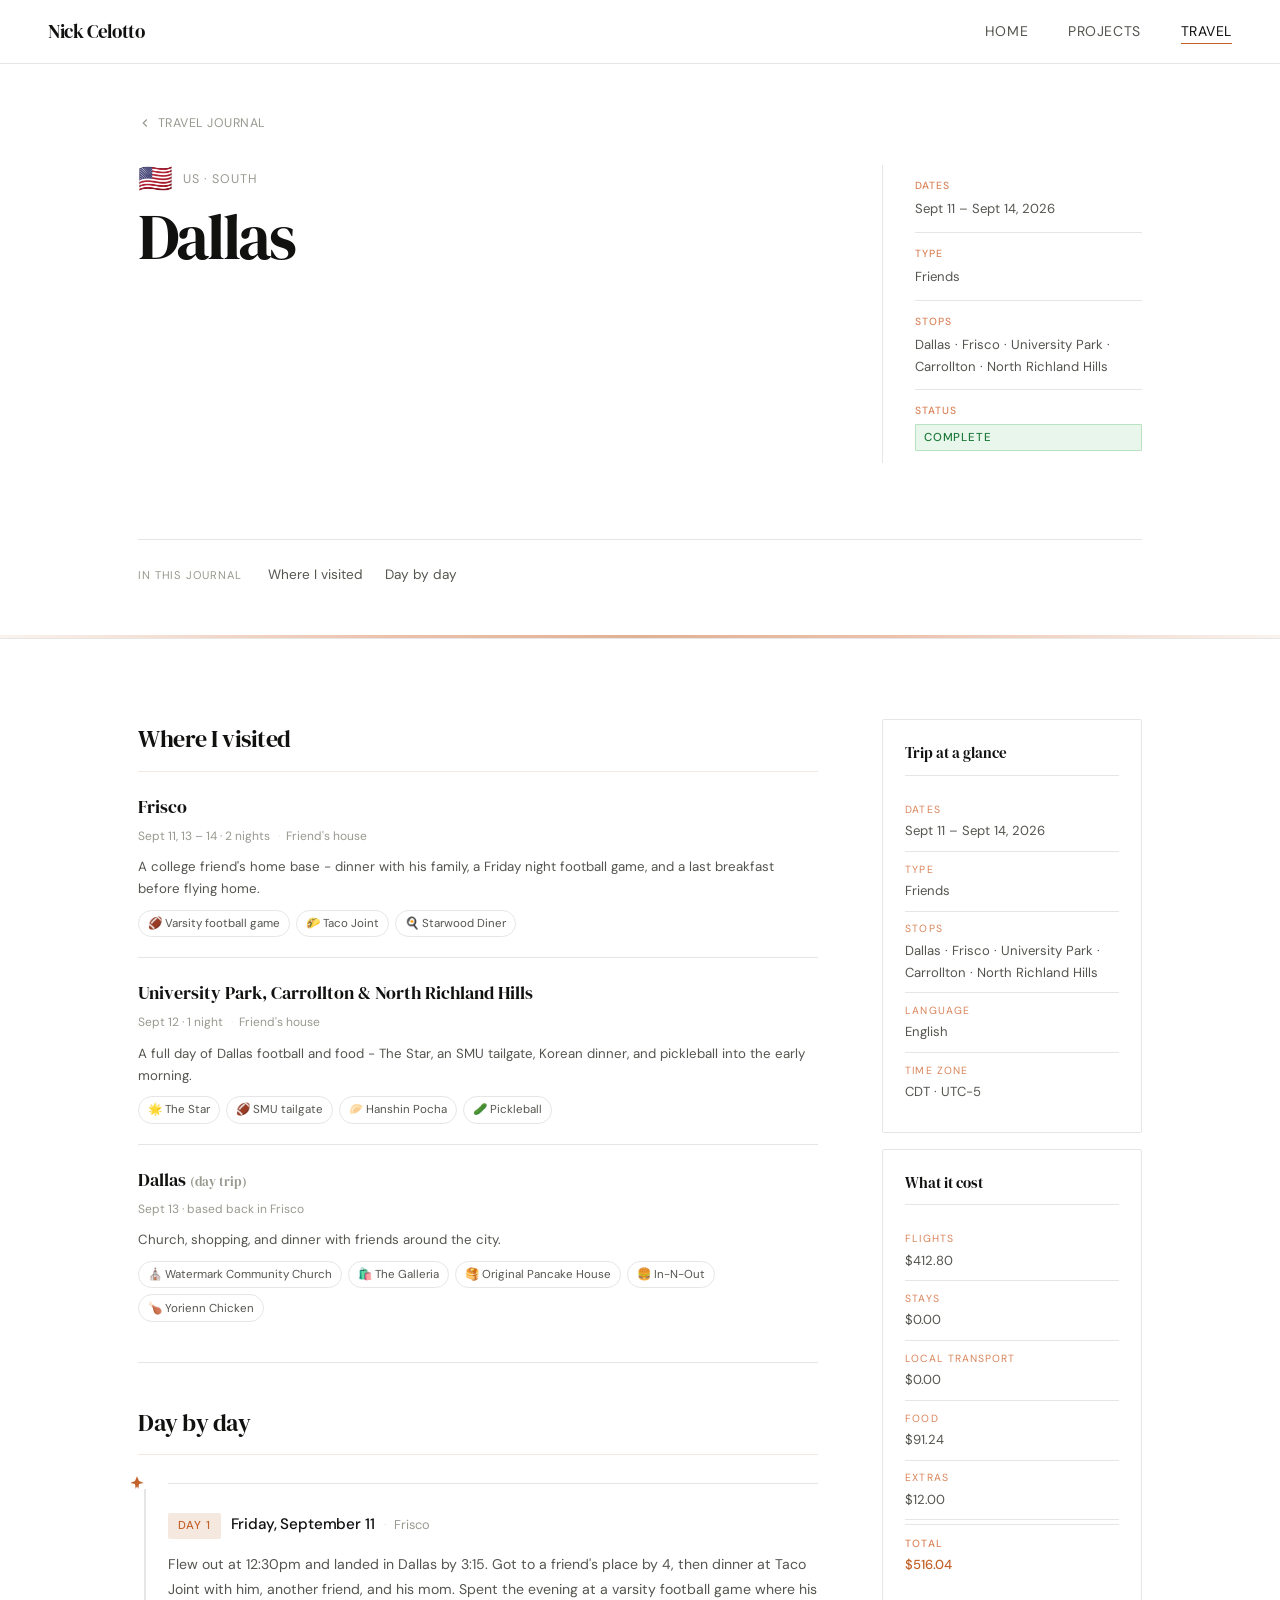
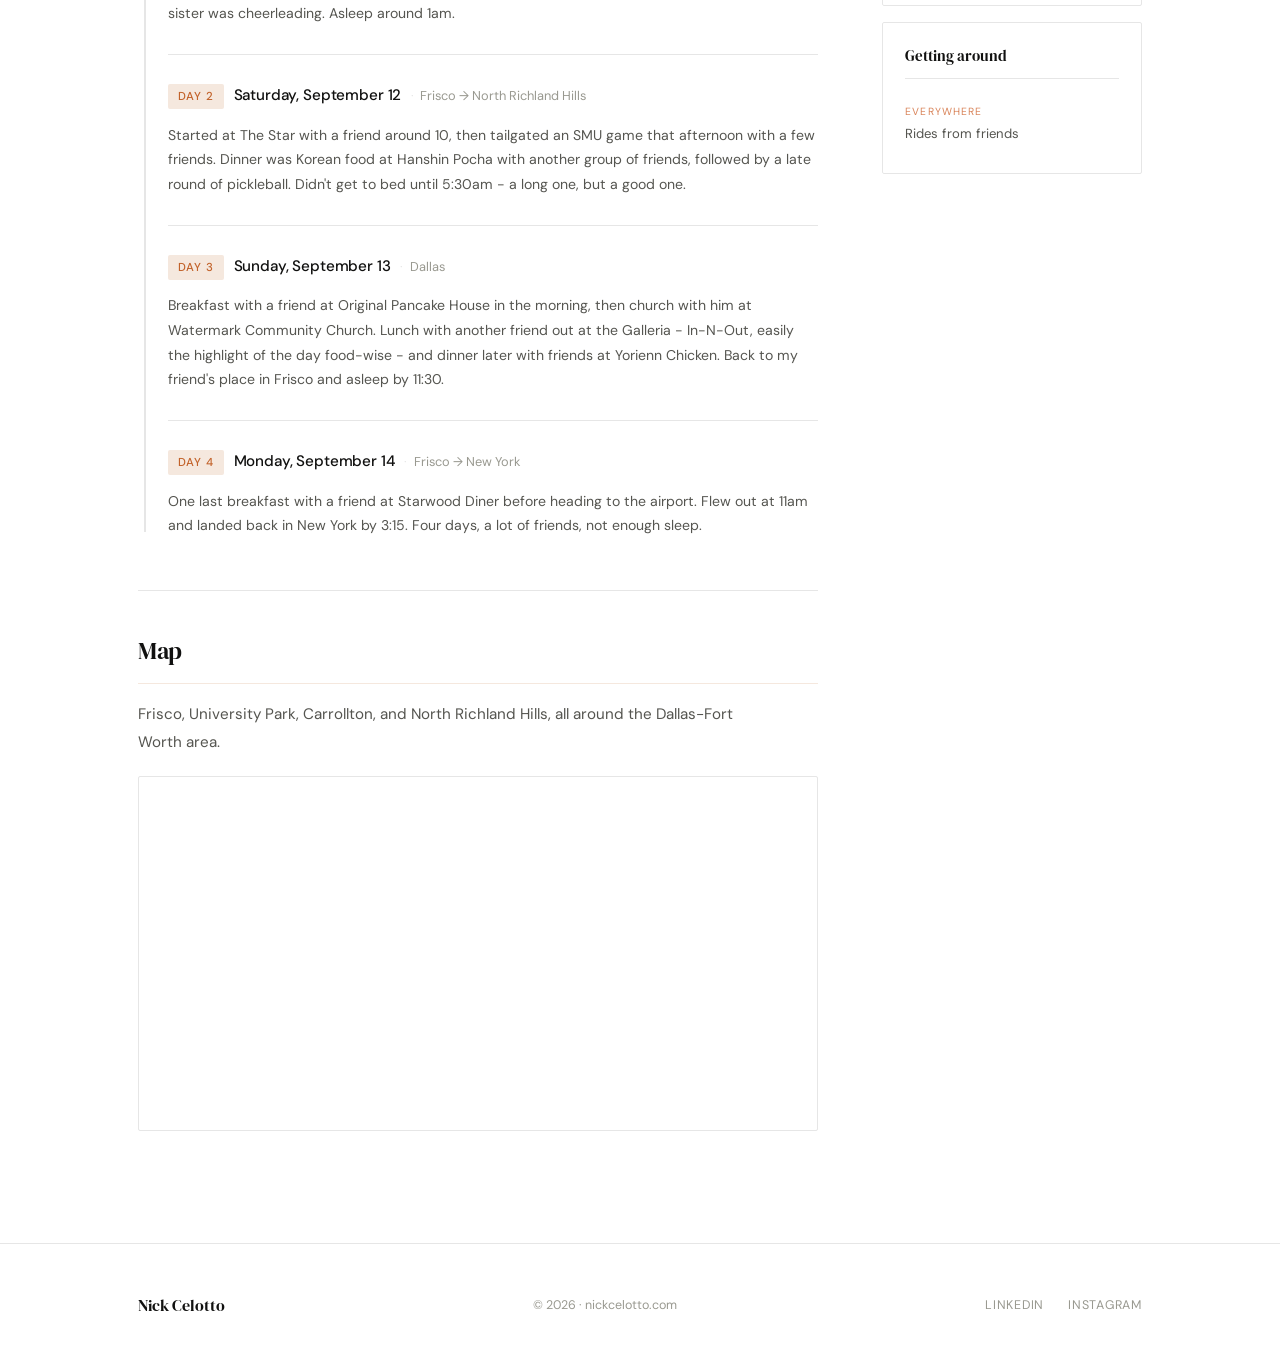
<file: guide-dallas.html>
<!DOCTYPE html>
<html lang="en">
<head>
  <meta charset="UTF-8" />
  <meta name="viewport" content="width=device-width, initial-scale=1.0" />
  <title>Dallas - Nick Celotto</title>
  <link rel="preconnect" href="https://fonts.googleapis.com" />
  <link rel="preconnect" href="https://fonts.gstatic.com" crossorigin />
  <link href="https://fonts.googleapis.com/css2?family=DM+Serif+Display:ital@0;1&family=DM+Sans:wght@300;400;500&display=swap" rel="stylesheet" />
  <link rel="stylesheet" href="style.css" />
</head>
<body>

  <!-- NAV -->
  <nav class="nav">
    <a href="index.html" class="nav-logo">Nick Celotto</a>
    <ul class="nav-links">
      <li><a href="index.html">Home</a></li>
      <li><a href="projects.html">Projects</a></li>
      <li><a href="travel.html" class="active">Travel</a></li>
    </ul>
    <button class="nav-hamburger" id="hamburger" aria-label="Menu">
      <span></span><span></span><span></span>
    </button>
  </nav>
  <div class="nav-mobile-menu" id="mobileMenu">
    <a href="index.html">Home</a>
    <a href="projects.html">Projects</a>
    <a href="travel.html">Travel</a>
  </div>


  <!-- ════════════════════════
       HERO
       ════════════════════════ -->
  <div class="guide-page-hero">
    <div class="container">

      <a href="travel.html?tab=guides" class="guide-back">
        <svg width="14" height="14" viewBox="0 0 24 24" fill="none" stroke="currentColor" stroke-width="2"><polyline points="15 18 9 12 15 6"/></svg>
        Travel Journal
      </a>


      <div class="guide-page-header">
        <div class="guide-page-title-group">
          <div class="guide-page-flag-row">
            <span class="guide-page-flag">🇺🇸</span>
            <span class="guide-page-region">US · South</span>
          </div>
          <h1 class="guide-page-title">Dallas</h1>
        </div>
        <div class="guide-page-meta">
          <div class="guide-page-meta-item">
            <span class="guide-page-meta-label">Dates</span>
            <span class="guide-page-meta-val">Sept 11 – Sept 14, 2026</span>
          </div>
          <div class="guide-page-meta-item">
            <span class="guide-page-meta-label">Type</span>
            <span class="guide-page-meta-val">Friends</span>
          </div>
          <div class="guide-page-meta-item">
            <span class="guide-page-meta-label">Stops</span>
            <span class="guide-page-meta-val">Dallas · Frisco · University Park · Carrollton · North Richland Hills</span>
          </div>
          <div class="guide-page-meta-item">
            <span class="guide-page-meta-label">Status</span>
            <span class="guide-status guide-status--live" style="font-size:0.72rem;">Complete</span>
          </div>
        </div>
      </div>

      <!-- In this journal - magazine-style contents strip -->
      <nav class="guide-toc">
        <span class="guide-toc-label">In this journal</span>
        <a href="#where">Where I visited</a>
        <a href="#daybyday">Day by day</a>
      </nav>

    </div>
    <div class="guide-hero-divider"></div>
  </div>


  <!-- ════════════════════════
       BODY
       ════════════════════════ -->
  <div class="guide-page-body">
    <div class="container">
      <div class="guide-page-layout">

        <!-- ══════════════════════════════
             MAIN CONTENT
             ══════════════════════════════ -->
        <div class="guide-page-content">

          <!-- WHERE I VISITED -->
          <div class="guide-page-section" id="where">
            <h2 class="guide-page-section-title">Where I visited</h2>

            <div class="journal-stays">

              <div class="journal-stay">
                <div class="journal-stay-destination">Frisco</div>
                <div class="journal-stay-meta-row">
                  <span class="journal-stay-dates">Sept 11, 13 – 14 · 2 nights</span>
                  <span class="journal-stay-hostel">Friend's house</span>
                </div>
                <p class="journal-stay-desc">A college friend's home base - dinner with his family, a Friday night football game, and a last breakfast before flying home.</p>
                <div class="journal-stay-tags">
                  <span class="journal-stay-tag">🏈 Varsity football game</span>
                  <span class="journal-stay-tag">🌮 Taco Joint</span>
                  <span class="journal-stay-tag">🍳 Starwood Diner</span>
                </div>
              </div>

              <div class="journal-stay">
                <div class="journal-stay-destination">University Park, Carrollton &amp; North Richland Hills</div>
                <div class="journal-stay-meta-row">
                  <span class="journal-stay-dates">Sept 12 · 1 night</span>
                  <span class="journal-stay-hostel">Friend's house</span>
                </div>
                <p class="journal-stay-desc">A full day of Dallas football and food - The Star, an SMU tailgate, Korean dinner, and pickleball into the early morning.</p>
                <div class="journal-stay-tags">
                  <span class="journal-stay-tag">🌟 The Star</span>
                  <span class="journal-stay-tag">🏈 SMU tailgate</span>
                  <span class="journal-stay-tag">🥟 Hanshin Pocha</span>
                  <span class="journal-stay-tag">🥒 Pickleball</span>
                </div>
              </div>

              <div class="journal-stay">
                <div class="journal-stay-destination">Dallas <span style="font-weight:400; color:var(--ink-light); font-size:0.8rem;">(day trip)</span></div>
                <div class="journal-stay-meta-row">
                  <span class="journal-stay-dates">Sept 13 · based back in Frisco</span>
                </div>
                <p class="journal-stay-desc">Church, shopping, and dinner with friends around the city.</p>
                <div class="journal-stay-tags">
                  <span class="journal-stay-tag">⛪ Watermark Community Church</span>
                  <span class="journal-stay-tag">🛍️ The Galleria</span>
                  <span class="journal-stay-tag">🥞 Original Pancake House</span>
                  <span class="journal-stay-tag">🍔 In-N-Out</span>
                  <span class="journal-stay-tag">🍗 Yorienn Chicken</span>
                </div>
              </div>

            </div>
          </div>

          <!-- DAY BY DAY -->
          <div class="guide-page-section" id="daybyday">
            <h2 class="guide-page-section-title">Day by day</h2>

            <div class="journal-track">
              <div class="plane-tracker" aria-hidden="true">
                <svg viewBox="0 0 24 24" xmlns="http://www.w3.org/2000/svg">
                  <path style="fill:var(--accent)" d="M12 2 L15 9 L22 12 L15 13.5 L14 21 L12 17 L10 21 L9 13.5 L2 12 L9 9 Z"/>
                </svg>
              </div>

            <div class="journal-day">
              <div class="journal-day-header">
                <span class="journal-day-label">Day 1</span>
                <span class="journal-day-date">Friday, September 11</span>
                <span class="journal-day-location">Frisco</span>
              </div>
              <div class="journal-day-body">
                <p class="journal-day-text">Flew out at 12:30pm and landed in Dallas by 3:15. Got to a friend's place by 4, then dinner at Taco Joint with him, another friend, and his mom. Spent the evening at a varsity football game where his sister was cheerleading. Asleep around 1am.</p>
                <!-- ★ Add photo: <div class="journal-day-photo"><img src="assets/dallas/dayN.jpg" alt="" /><p class="journal-day-photo-caption">Caption</p></div> -->
              </div>
            </div>

            <div class="journal-day">
              <div class="journal-day-header">
                <span class="journal-day-label">Day 2</span>
                <span class="journal-day-date">Saturday, September 12</span>
                <span class="journal-day-location">Frisco → North Richland Hills</span>
              </div>
              <div class="journal-day-body">
                <p class="journal-day-text">Started at The Star with a friend around 10, then tailgated an SMU game that afternoon with a few friends. Dinner was Korean food at Hanshin Pocha with another group of friends, followed by a late round of pickleball. Didn't get to bed until 5:30am - a long one, but a good one.</p>
                <!-- ★ Add photo: <div class="journal-day-photo"><img src="assets/dallas/dayN.jpg" alt="" /><p class="journal-day-photo-caption">Caption</p></div> -->
              </div>
            </div>

            <div class="journal-day">
              <div class="journal-day-header">
                <span class="journal-day-label">Day 3</span>
                <span class="journal-day-date">Sunday, September 13</span>
                <span class="journal-day-location">Dallas</span>
              </div>
              <div class="journal-day-body">
                <p class="journal-day-text">Breakfast with a friend at Original Pancake House in the morning, then church with him at Watermark Community Church. Lunch with another friend out at the Galleria - In-N-Out, easily the highlight of the day food-wise - and dinner later with friends at Yorienn Chicken. Back to my friend's place in Frisco and asleep by 11:30.</p>
                <!-- ★ Add photo: <div class="journal-day-photo"><img src="assets/dallas/dayN.jpg" alt="" /><p class="journal-day-photo-caption">Caption</p></div> -->
              </div>
            </div>

            <div class="journal-day">
              <div class="journal-day-header">
                <span class="journal-day-label">Day 4</span>
                <span class="journal-day-date">Monday, September 14</span>
                <span class="journal-day-location">Frisco → New York</span>
              </div>
              <div class="journal-day-body">
                <p class="journal-day-text">One last breakfast with a friend at Starwood Diner before heading to the airport. Flew out at 11am and landed back in New York by 3:15. Four days, a lot of friends, not enough sleep.</p>
              </div>
            </div>

            </div><!-- /journal-track -->

          </div><!-- /day by day section -->

          <!-- MAP -->
          <div class="guide-page-section guide-map-section">
            <h2 class="guide-page-section-title">Map</h2>
            <p class="guide-page-text" style="margin-bottom:1.25rem;">Frisco, University Park, Carrollton, and North Richland Hills, all around the Dallas-Fort Worth area.</p>
            <div class="guide-map-wrap">
              <iframe
                class="guide-map-iframe"
                src="https://maps.google.com/maps?q=Dallas,+TX&z=9&output=embed"
                allowfullscreen="" loading="lazy"
                referrerpolicy="no-referrer-when-downgrade"
                title="Dallas map">
              </iframe>
            </div>
          </div>

        </div><!-- /guide-page-content -->


        <!-- ══════════════════════════════
             SIDEBAR
             ══════════════════════════════ -->
        <aside class="guide-page-sidebar">

          <div class="guide-sidebar-card">
            <h3 class="guide-sidebar-heading">Trip at a glance</h3>
            <div class="guide-sidebar-facts">
              <div class="guide-sidebar-fact">
                <span class="guide-sidebar-fact-label">Dates</span>
                <span class="guide-sidebar-fact-val">Sept 11 – Sept 14, 2026</span>
              </div>
              <div class="guide-sidebar-fact">
                <span class="guide-sidebar-fact-label">Type</span>
                <span class="guide-sidebar-fact-val">Friends</span>
              </div>
              <div class="guide-sidebar-fact">
                <span class="guide-sidebar-fact-label">Stops</span>
                <span class="guide-sidebar-fact-val">Dallas · Frisco · University Park · Carrollton · North Richland Hills</span>
              </div>
              <div class="guide-sidebar-fact">
                <span class="guide-sidebar-fact-label">Language</span>
                <span class="guide-sidebar-fact-val">English</span>
              </div>
              <div class="guide-sidebar-fact">
                <span class="guide-sidebar-fact-label">Time zone</span>
                <span class="guide-sidebar-fact-val">CDT · UTC-5</span>
              </div>
            </div>
          </div>

          <div class="guide-sidebar-card">
            <h3 class="guide-sidebar-heading">What it cost</h3>
            <div class="guide-sidebar-facts">
              <div class="guide-sidebar-fact">
                <span class="guide-sidebar-fact-label">Flights</span>
                <span class="guide-sidebar-fact-val">$412.80</span>
              </div>
              <div class="guide-sidebar-fact">
                <span class="guide-sidebar-fact-label">Stays</span>
                <span class="guide-sidebar-fact-val">$0.00</span>
              </div>
              <div class="guide-sidebar-fact">
                <span class="guide-sidebar-fact-label">Local transport</span>
                <span class="guide-sidebar-fact-val">$0.00</span>
              </div>
              <div class="guide-sidebar-fact">
                <span class="guide-sidebar-fact-label">Food</span>
                <span class="guide-sidebar-fact-val">$91.24</span>
              </div>
              <div class="guide-sidebar-fact">
                <span class="guide-sidebar-fact-label">Extras</span>
                <span class="guide-sidebar-fact-val">$12.00</span>
              </div>
              <div class="guide-sidebar-fact" style="border-top:1px solid var(--ink-faint);padding-top:0.6rem;margin-top:0.25rem;">
                <span class="guide-sidebar-fact-label" style="font-weight:500;">Total</span>
                <span class="guide-sidebar-fact-val" style="font-weight:500;color:var(--accent);">$516.04</span>
              </div>
            </div>
          </div>

          <div class="guide-sidebar-card">
            <h3 class="guide-sidebar-heading">Getting around</h3>
            <div class="guide-sidebar-facts">
              <div class="guide-sidebar-fact">
                <span class="guide-sidebar-fact-label">Everywhere</span>
                <span class="guide-sidebar-fact-val">Rides from friends</span>
              </div>
            </div>
          </div>

        </aside><!-- /sidebar -->

      </div><!-- /guide-page-layout -->
    </div><!-- /container -->
  </div><!-- /guide-page-body -->


  <!-- FOOTER -->
  <footer class="footer">
    <div class="container footer-inner">
      <p class="footer-name">Nick Celotto</p>
      <p class="footer-copy">© 2026 · nickcelotto.com</p>
      <div class="footer-links">
        <a href="https://www.linkedin.com/in/nickcelotto" target="_blank">LinkedIn</a>
        <a href="https://www.instagram.com/nickcelotto/" target="_blank">Instagram</a>
      </div>
    </div>
  </footer>

  <script src="main.js"></script>
</body>
</html>
</file>
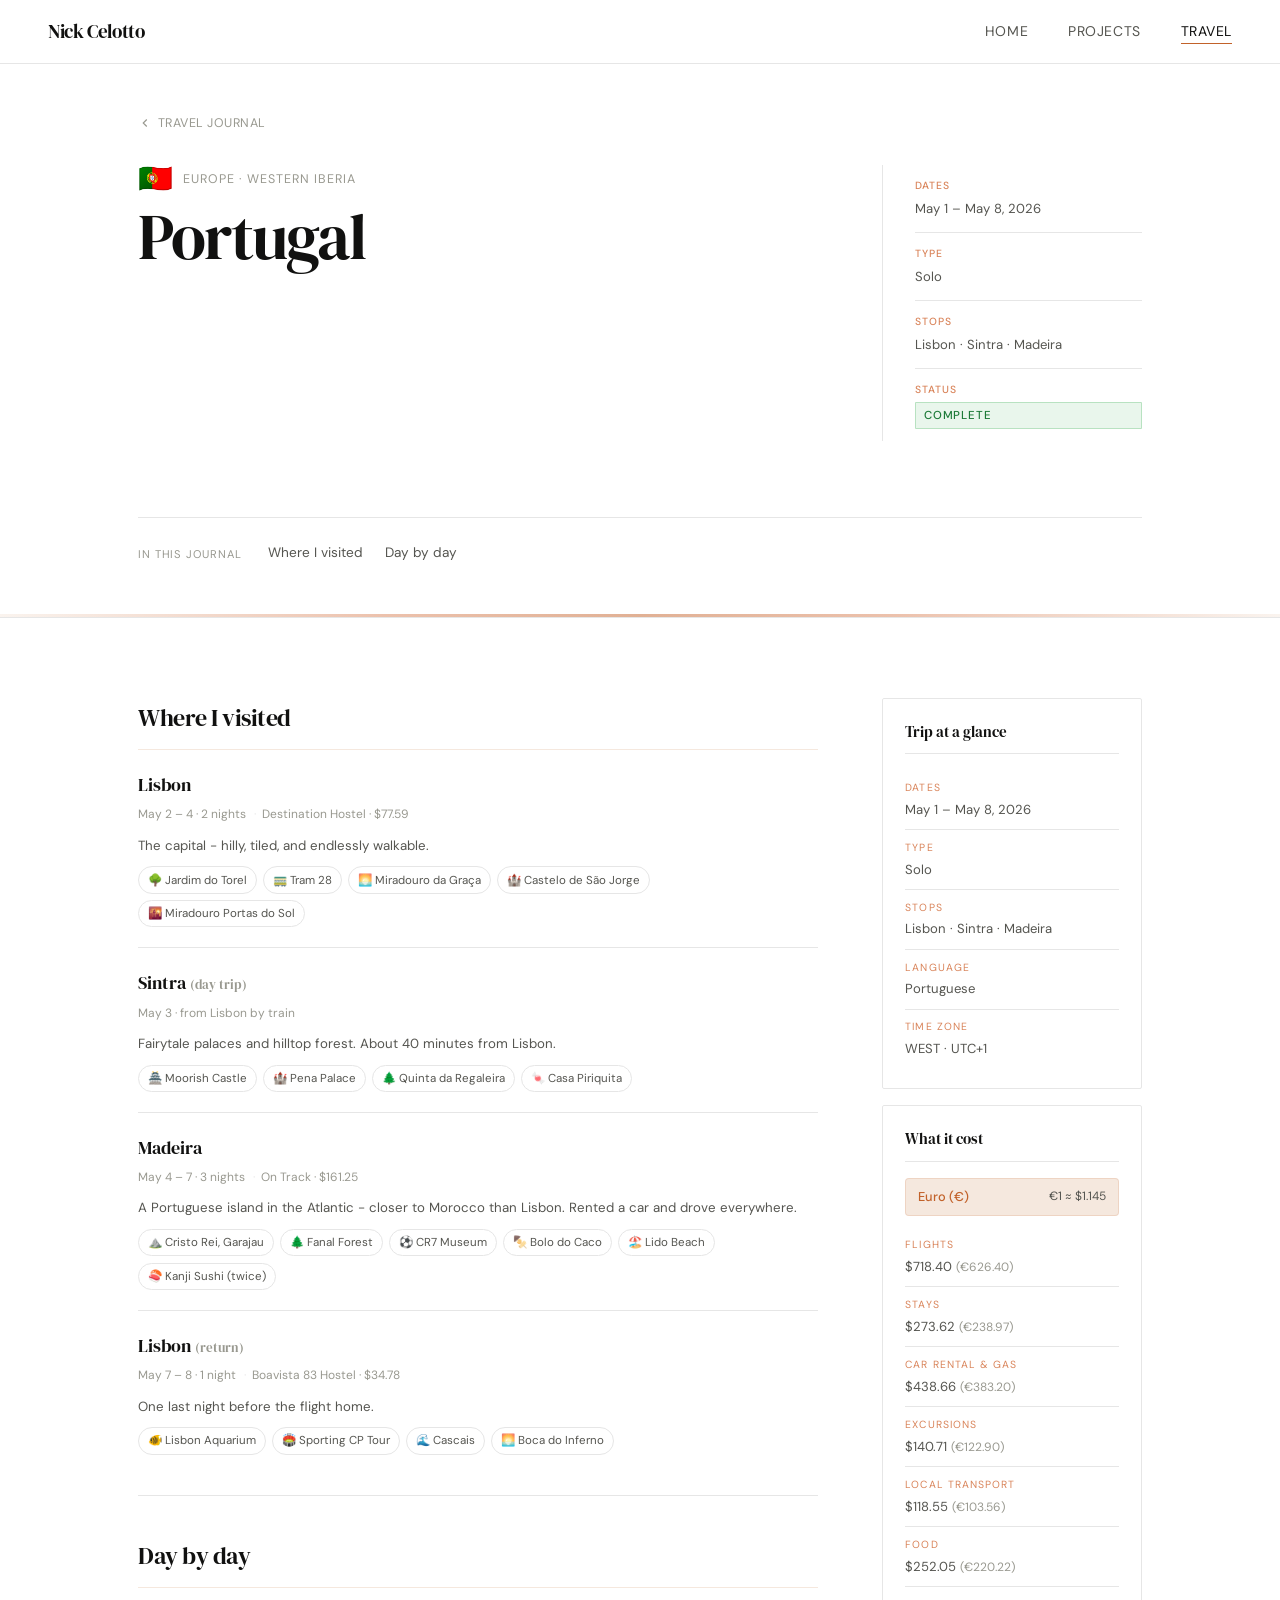
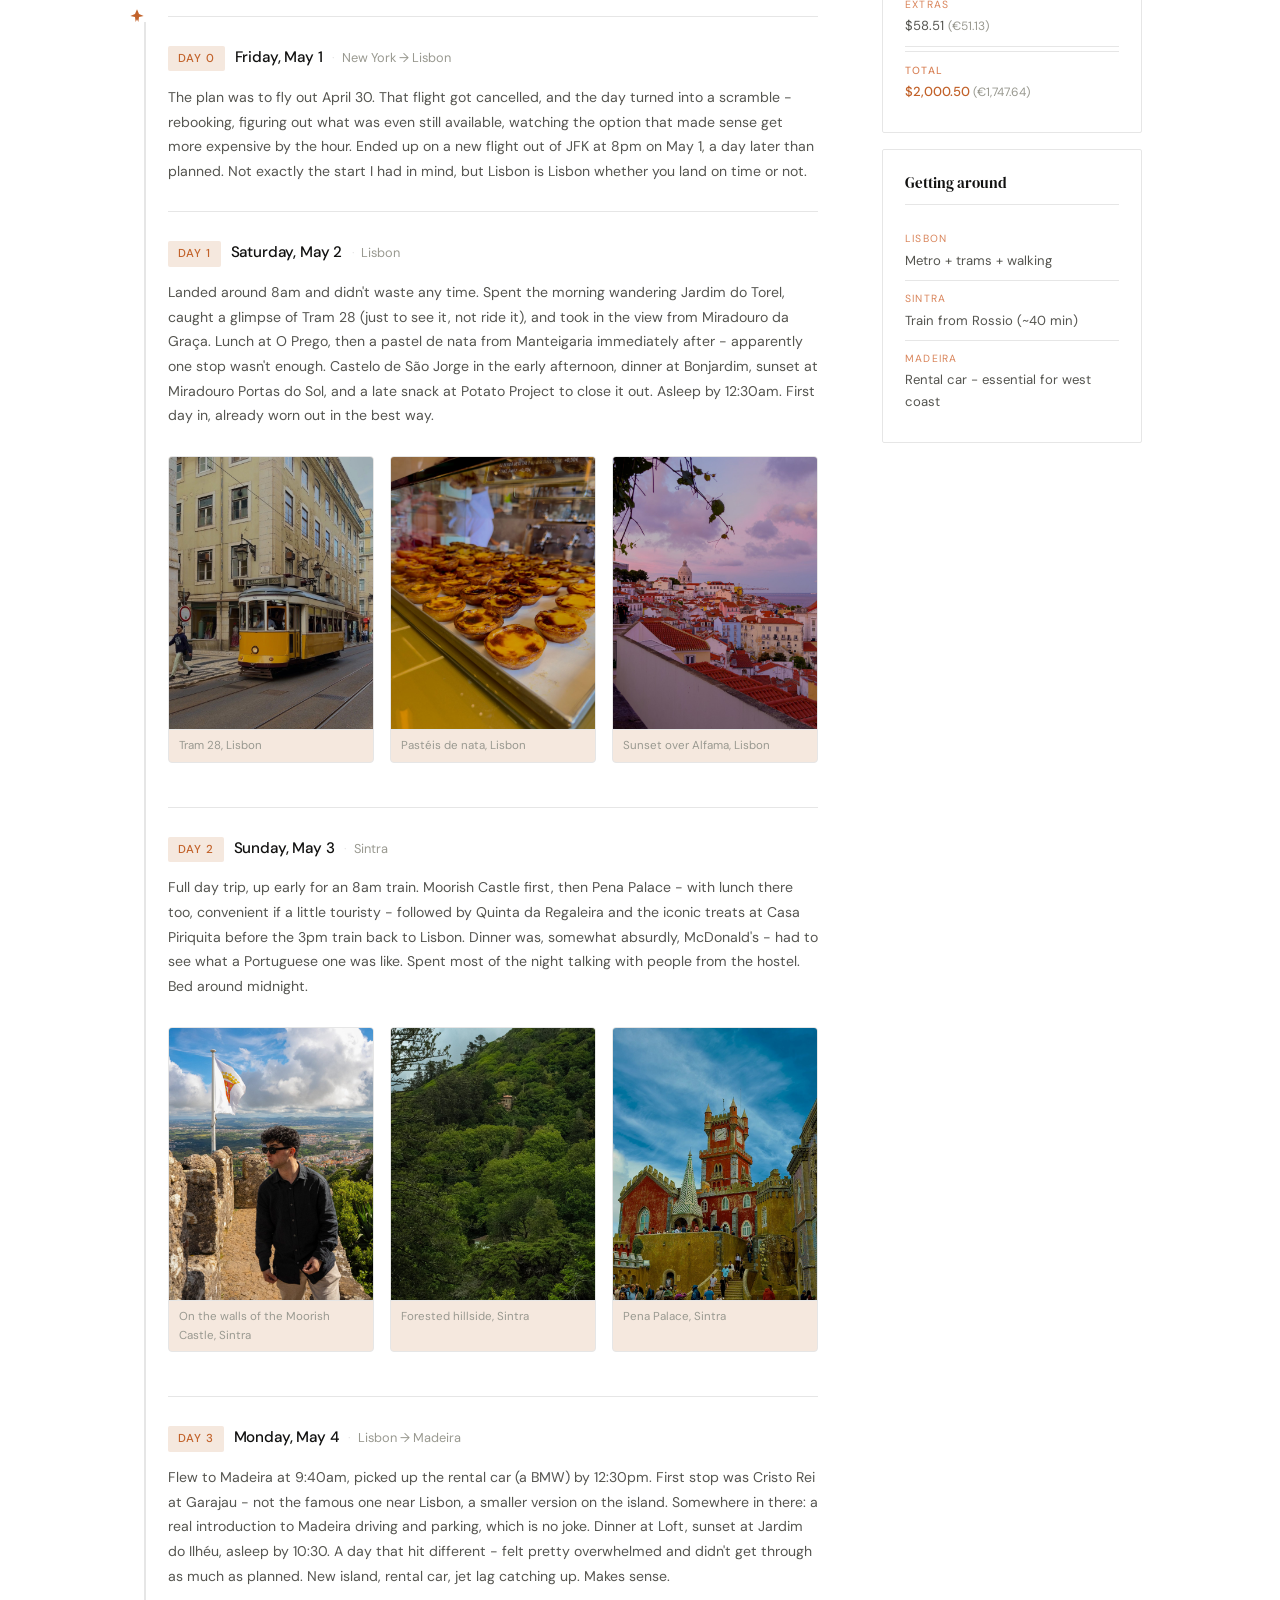
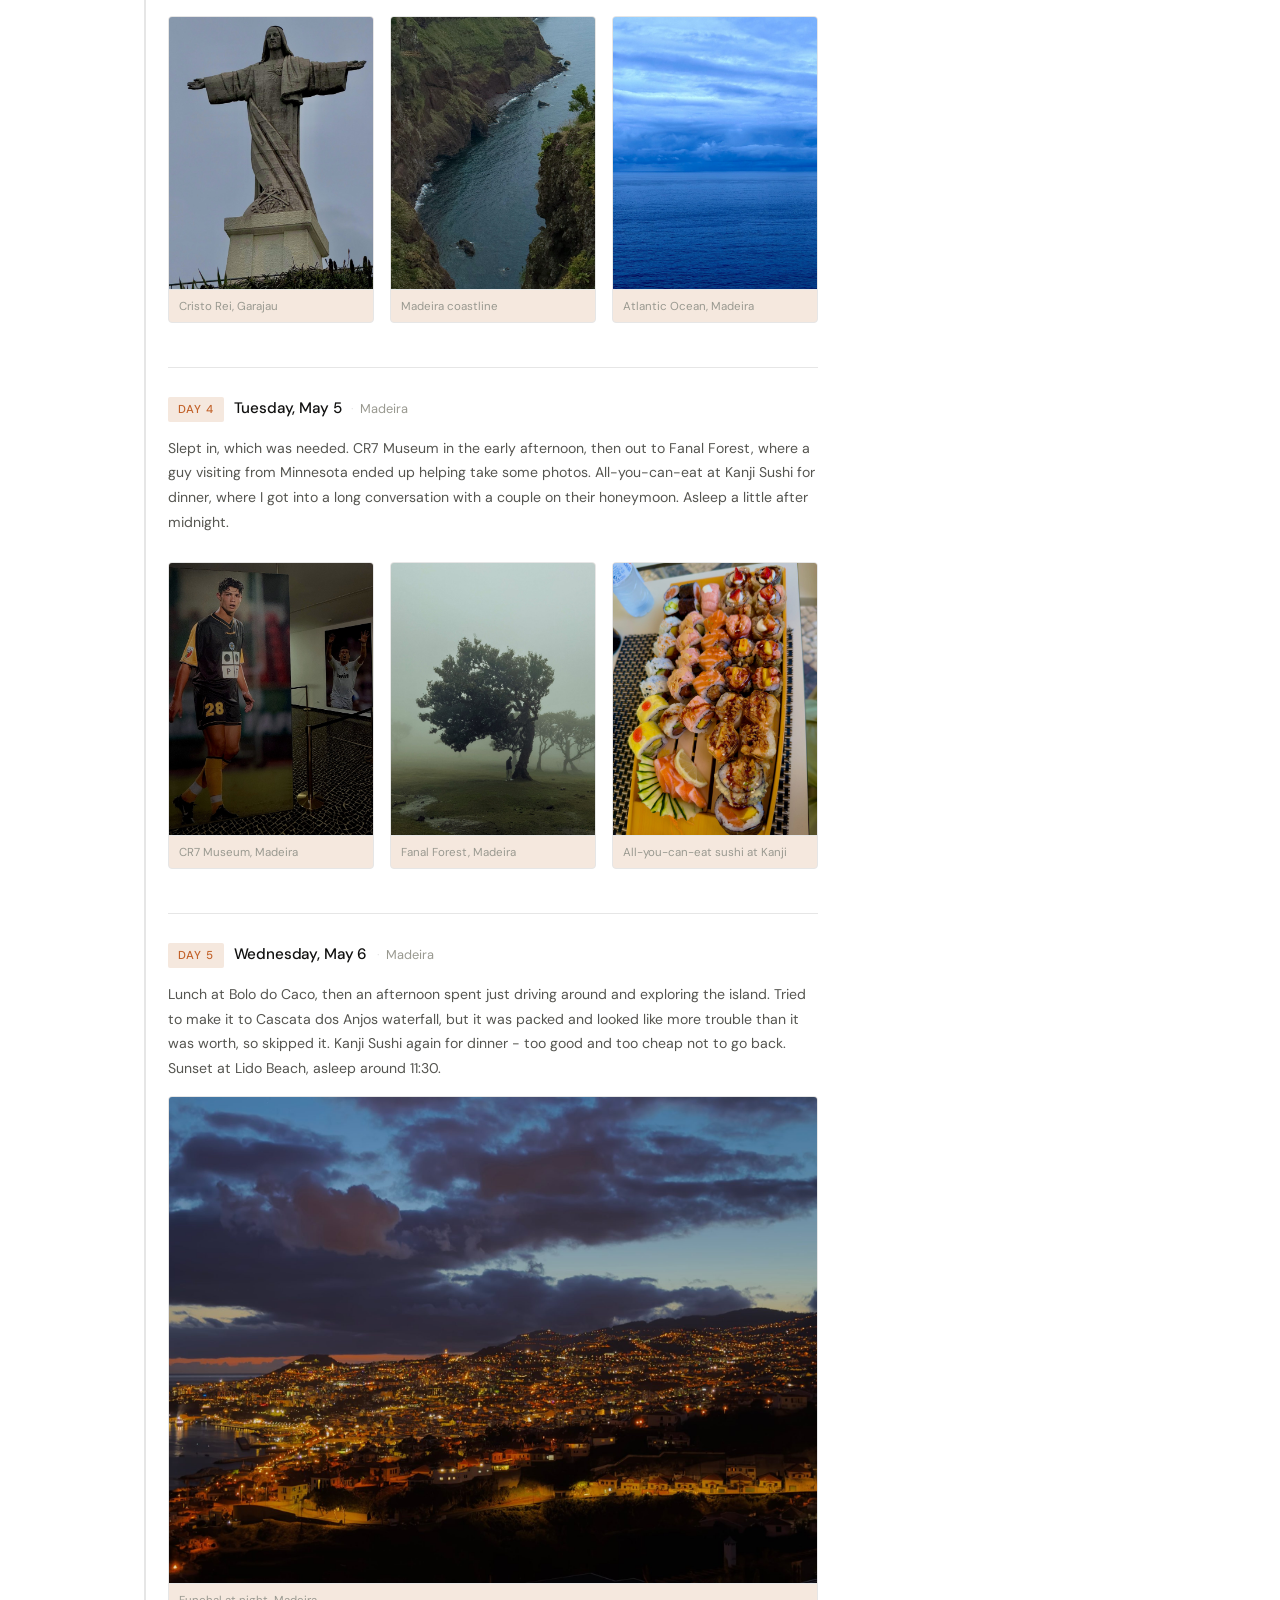
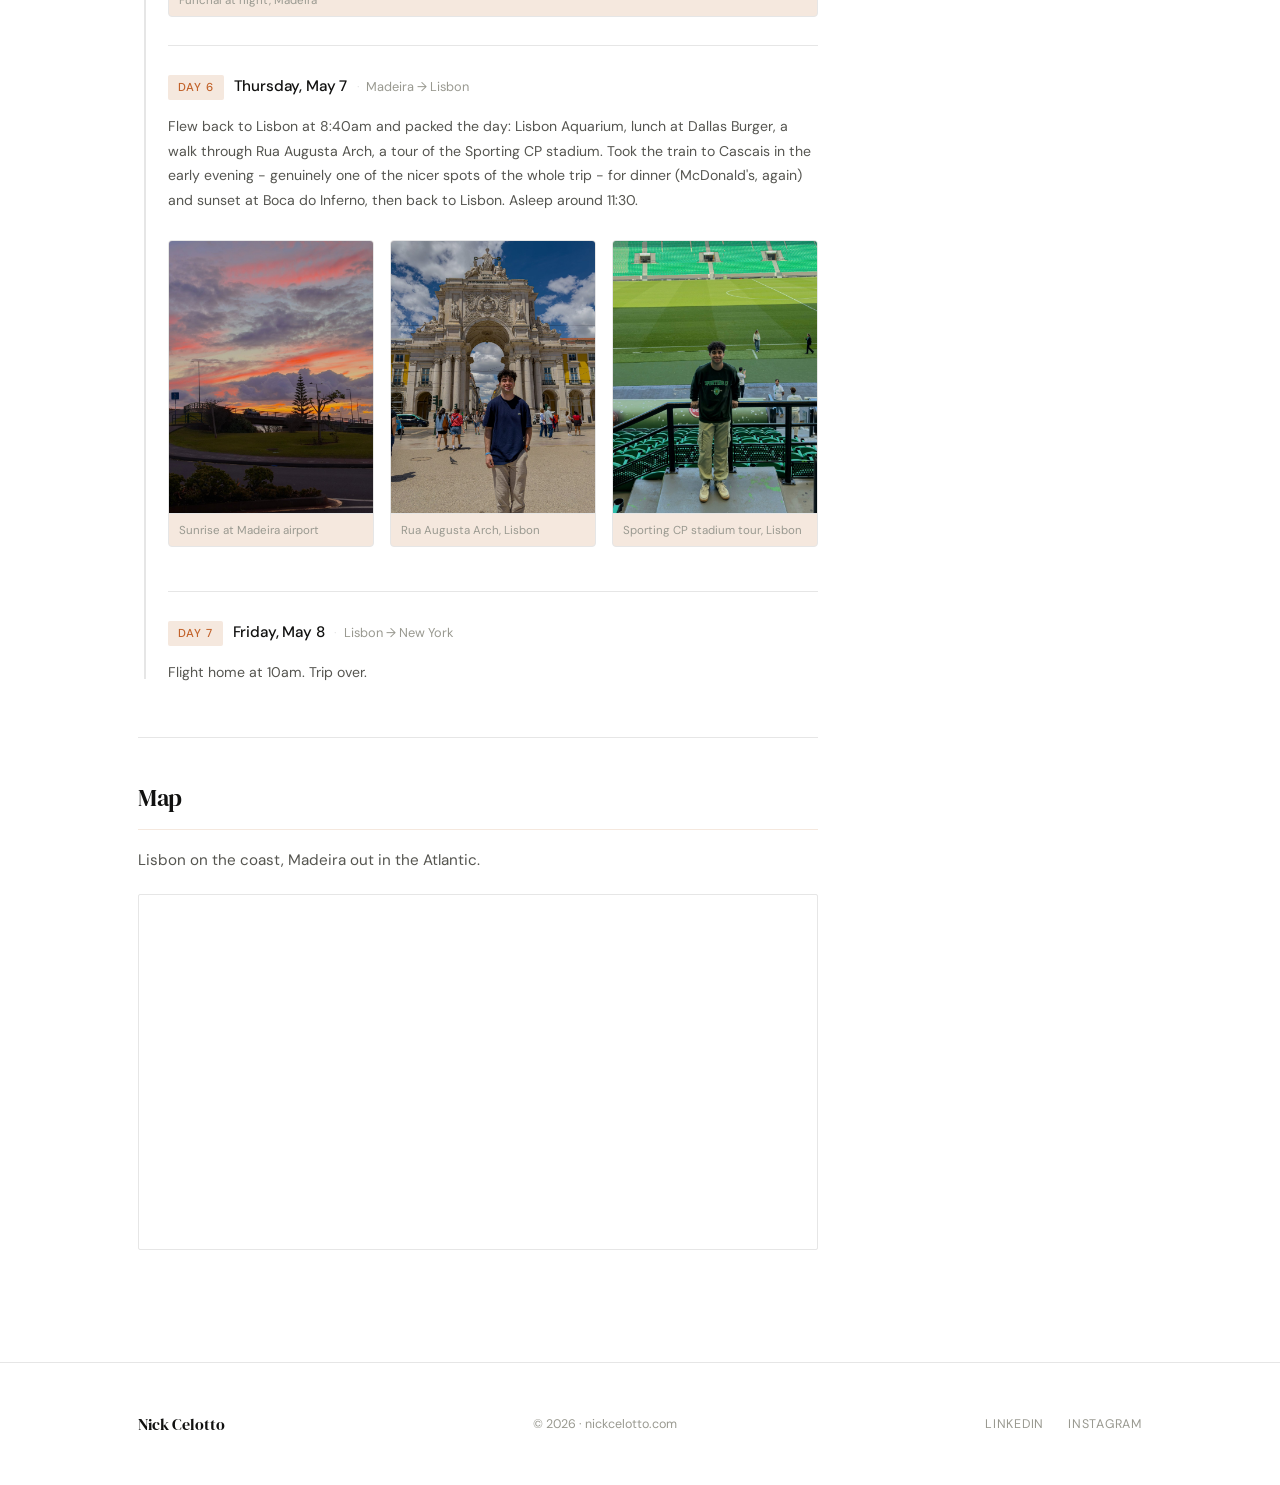
<file: guide-portugal.html>
<!DOCTYPE html>
<html lang="en">
<head>
  <meta charset="UTF-8" />
  <meta name="viewport" content="width=device-width, initial-scale=1.0" />
  <title>Portugal - Nick Celotto</title>
  <link rel="preconnect" href="https://fonts.googleapis.com" />
  <link rel="preconnect" href="https://fonts.gstatic.com" crossorigin />
  <link href="https://fonts.googleapis.com/css2?family=DM+Serif+Display:ital@0;1&family=DM+Sans:wght@300;400;500&display=swap" rel="stylesheet" />
  <link rel="stylesheet" href="style.css" />
</head>
<body>

  <!-- NAV -->
  <nav class="nav">
    <a href="index.html" class="nav-logo">Nick Celotto</a>
    <ul class="nav-links">
      <li><a href="index.html">Home</a></li>
      <li><a href="projects.html">Projects</a></li>
      <li><a href="travel.html" class="active">Travel</a></li>
    </ul>
    <button class="nav-hamburger" id="hamburger" aria-label="Menu">
      <span></span><span></span><span></span>
    </button>
  </nav>
  <div class="nav-mobile-menu" id="mobileMenu">
    <a href="index.html">Home</a>
    <a href="projects.html">Projects</a>
    <a href="travel.html">Travel</a>
  </div>


  <!-- ════════════════════════
       HERO
       ════════════════════════ -->
  <div class="guide-page-hero">
    <div class="container">

      <a href="travel.html?tab=guides" class="guide-back">
        <svg width="14" height="14" viewBox="0 0 24 24" fill="none" stroke="currentColor" stroke-width="2"><polyline points="15 18 9 12 15 6"/></svg>
        Travel Journal
      </a>


      <div class="guide-page-header">
        <div class="guide-page-title-group">
          <div class="guide-page-flag-row">
            <span class="guide-page-flag">🇵🇹</span>
            <span class="guide-page-region">Europe · Western Iberia</span>
          </div>
          <h1 class="guide-page-title">Portugal</h1>
        </div>
        <div class="guide-page-meta">
          <div class="guide-page-meta-item">
            <span class="guide-page-meta-label">Dates</span>
            <span class="guide-page-meta-val">May 1 – May 8, 2026</span>
          </div>
          <div class="guide-page-meta-item">
            <span class="guide-page-meta-label">Type</span>
            <span class="guide-page-meta-val">Solo</span>
          </div>
          <div class="guide-page-meta-item">
            <span class="guide-page-meta-label">Stops</span>
            <span class="guide-page-meta-val">Lisbon · Sintra · Madeira</span>
          </div>
          <div class="guide-page-meta-item">
            <span class="guide-page-meta-label">Status</span>
            <span class="guide-status guide-status--live" style="font-size:0.72rem;">Complete</span>
          </div>
        </div>
      </div>

      <!-- In this journal - magazine-style contents strip -->
      <nav class="guide-toc">
        <span class="guide-toc-label">In this journal</span>
        <a href="#where">Where I visited</a>
        <a href="#daybyday">Day by day</a>
      </nav>

    </div>
    <div class="guide-hero-divider"></div>
  </div>


  <!-- ════════════════════════
       BODY
       ════════════════════════ -->
  <div class="guide-page-body">
    <div class="container">
      <div class="guide-page-layout">

        <!-- ══════════════════════════════
             MAIN CONTENT
             ══════════════════════════════ -->
        <div class="guide-page-content">

          <!-- WHERE I VISITED -->
          <div class="guide-page-section" id="where">
            <h2 class="guide-page-section-title">Where I visited</h2>

            <div class="journal-stays">

              <div class="journal-stay">
                <div class="journal-stay-destination">Lisbon</div>
                <div class="journal-stay-meta-row">
                  <span class="journal-stay-dates">May 2 – 4 · 2 nights</span>
                  <span class="journal-stay-hostel">Destination Hostel · $77.59</span>
                </div>
                <p class="journal-stay-desc">The capital - hilly, tiled, and endlessly walkable.</p>
                <div class="journal-stay-tags">
                  <span class="journal-stay-tag">🌳 Jardim do Torel</span>
                  <span class="journal-stay-tag">🚃 Tram 28</span>
                  <span class="journal-stay-tag">🌅 Miradouro da Graça</span>
                  <span class="journal-stay-tag">🏰 Castelo de São Jorge</span>
                  <span class="journal-stay-tag">🌇 Miradouro Portas do Sol</span>
                </div>
              </div>

              <div class="journal-stay">
                <div class="journal-stay-destination">Sintra <span style="font-weight:400; color:var(--ink-light); font-size:0.8rem;">(day trip)</span></div>
                <div class="journal-stay-meta-row">
                  <span class="journal-stay-dates">May 3 · from Lisbon by train</span>
                </div>
                <p class="journal-stay-desc">Fairytale palaces and hilltop forest. About 40 minutes from Lisbon.</p>
                <div class="journal-stay-tags">
                  <span class="journal-stay-tag">🏯 Moorish Castle</span>
                  <span class="journal-stay-tag">🏰 Pena Palace</span>
                  <span class="journal-stay-tag">🌲 Quinta da Regaleira</span>
                  <span class="journal-stay-tag">🍬 Casa Piriquita</span>
                </div>
              </div>

              <div class="journal-stay">
                <div class="journal-stay-destination">Madeira</div>
                <div class="journal-stay-meta-row">
                  <span class="journal-stay-dates">May 4 – 7 · 3 nights</span>
                  <span class="journal-stay-hostel">On Track · $161.25</span>
                </div>
                <p class="journal-stay-desc">A Portuguese island in the Atlantic - closer to Morocco than Lisbon. Rented a car and drove everywhere.</p>
                <div class="journal-stay-tags">
                  <span class="journal-stay-tag">⛰️ Cristo Rei, Garajau</span>
                  <span class="journal-stay-tag">🌲 Fanal Forest</span>
                  <span class="journal-stay-tag">⚽️ CR7 Museum</span>
                  <span class="journal-stay-tag">🍢 Bolo do Caco</span>
                  <span class="journal-stay-tag">🏖️ Lido Beach</span>
                  <span class="journal-stay-tag">🍣 Kanji Sushi (twice)</span>
                </div>
              </div>

              <div class="journal-stay">
                <div class="journal-stay-destination">Lisbon <span style="font-weight:400; color:var(--ink-light); font-size:0.8rem;">(return)</span></div>
                <div class="journal-stay-meta-row">
                  <span class="journal-stay-dates">May 7 – 8 · 1 night</span>
                  <span class="journal-stay-hostel">Boavista 83 Hostel · $34.78</span>
                </div>
                <p class="journal-stay-desc">One last night before the flight home.</p>
                <div class="journal-stay-tags">
                  <span class="journal-stay-tag">🐠 Lisbon Aquarium</span>
                  <span class="journal-stay-tag">🏟️ Sporting CP Tour</span>
                  <span class="journal-stay-tag">🌊 Cascais</span>
                  <span class="journal-stay-tag">🌅 Boca do Inferno</span>
                </div>
              </div>

            </div>
          </div>

          <!-- DAY BY DAY -->
          <div class="guide-page-section" id="daybyday">
            <h2 class="guide-page-section-title">Day by day</h2>

            <div class="journal-track">
              <div class="plane-tracker" aria-hidden="true">
                <svg viewBox="0 0 24 24" xmlns="http://www.w3.org/2000/svg">
                  <path style="fill:var(--accent)" d="M12 2 L15 9 L22 12 L15 13.5 L14 21 L12 17 L10 21 L9 13.5 L2 12 L9 9 Z"/>
                </svg>
              </div>

            <div class="journal-day">
              <div class="journal-day-header">
                <span class="journal-day-label">Day 0</span>
                <span class="journal-day-date">Friday, May 1</span>
                <span class="journal-day-location">New York → Lisbon</span>
              </div>
              <div class="journal-day-body">
                <p class="journal-day-text">The plan was to fly out April 30. That flight got cancelled, and the day turned into a scramble - rebooking, figuring out what was even still available, watching the option that made sense get more expensive by the hour. Ended up on a new flight out of JFK at 8pm on May 1, a day later than planned. Not exactly the start I had in mind, but Lisbon is Lisbon whether you land on time or not.</p>
                <!-- ★ Add photo: <div class="journal-day-photo"><img src="assets/portugal/dayN.jpg" alt="" /><p class="journal-day-photo-caption">Caption</p></div> -->
            </div>
            </div>

            <div class="journal-day">
              <div class="journal-day-header">
                <span class="journal-day-label">Day 1</span>
                <span class="journal-day-date">Saturday, May 2</span>
                <span class="journal-day-location">Lisbon</span>
              </div>
              <div class="journal-day-body">
                <p class="journal-day-text">Landed around 8am and didn't waste any time. Spent the morning wandering Jardim do Torel, caught a glimpse of Tram 28 (just to see it, not ride it), and took in the view from Miradouro da Graça. Lunch at O Prego, then a pastel de nata from Manteigaria immediately after - apparently one stop wasn't enough. Castelo de São Jorge in the early afternoon, dinner at Bonjardim, sunset at Miradouro Portas do Sol, and a late snack at Potato Project to close it out. Asleep by 12:30am. First day in, already worn out in the best way.</p>
                <div class="journal-day-photo-row">
                  <div class="journal-day-photo journal-day-photo--portrait"><img src="assets/portugal/lisbon-tram28.jpg" alt="Tram 28 on a Lisbon street" loading="lazy" /><p class="journal-day-photo-caption">Tram 28, Lisbon</p></div>
                  <div class="journal-day-photo journal-day-photo--portrait"><img src="assets/portugal/pastel-de-nata.jpg" alt="Pastéis de nata in a bakery case" loading="lazy" /><p class="journal-day-photo-caption">Pastéis de nata, Lisbon</p></div>
                  <div class="journal-day-photo journal-day-photo--portrait"><img src="assets/portugal/lisbon-sunset.jpg" alt="Sunset over Lisbon rooftops" loading="lazy" /><p class="journal-day-photo-caption">Sunset over Alfama, Lisbon</p></div>
                </div>
            </div>
            </div>

            <div class="journal-day">
              <div class="journal-day-header">
                <span class="journal-day-label">Day 2</span>
                <span class="journal-day-date">Sunday, May 3</span>
                <span class="journal-day-location">Sintra</span>
              </div>
              <div class="journal-day-body">
                <p class="journal-day-text">Full day trip, up early for an 8am train. Moorish Castle first, then Pena Palace - with lunch there too, convenient if a little touristy - followed by Quinta da Regaleira and the iconic treats at Casa Piriquita before the 3pm train back to Lisbon. Dinner was, somewhat absurdly, McDonald's - had to see what a Portuguese one was like. Spent most of the night talking with people from the hostel. Bed around midnight.</p>
                <div class="journal-day-photo-row">
                  <div class="journal-day-photo journal-day-photo--portrait"><img src="assets/portugal/sintra-moorish.jpg" alt="On the walls of the Moorish Castle in Sintra" loading="lazy" /><p class="journal-day-photo-caption">On the walls of the Moorish Castle, Sintra</p></div>
                  <div class="journal-day-photo journal-day-photo--portrait"><img src="assets/portugal/sintra-forest.jpg" alt="Forested hillside in Sintra" loading="lazy" /><p class="journal-day-photo-caption">Forested hillside, Sintra</p></div>
                  <div class="journal-day-photo journal-day-photo--portrait"><img src="assets/portugal/sintra-pena.jpg" alt="Pena Palace clock tower in Sintra" loading="lazy" /><p class="journal-day-photo-caption">Pena Palace, Sintra</p></div>
                </div>
            </div>
            </div>

            <div class="journal-day">
              <div class="journal-day-header">
                <span class="journal-day-label">Day 3</span>
                <span class="journal-day-date">Monday, May 4</span>
                <span class="journal-day-location">Lisbon → Madeira</span>
              </div>
              <div class="journal-day-body">
                <p class="journal-day-text">Flew to Madeira at 9:40am, picked up the rental car (a BMW) by 12:30pm. First stop was Cristo Rei at Garajau - not the famous one near Lisbon, a smaller version on the island. Somewhere in there: a real introduction to Madeira driving and parking, which is no joke. Dinner at Loft, sunset at Jardim do Ilhéu, asleep by 10:30. A day that hit different - felt pretty overwhelmed and didn't get through as much as planned. New island, rental car, jet lag catching up. Makes sense.</p>
                <div class="journal-day-photo-row">
                  <div class="journal-day-photo journal-day-photo--portrait"><img src="assets/portugal/madeira-cristo-rei.jpg" alt="Cristo Rei statue at Garajau, Madeira" loading="lazy" /><p class="journal-day-photo-caption">Cristo Rei, Garajau</p></div>
                  <div class="journal-day-photo journal-day-photo--portrait"><img src="assets/portugal/madeira-coast.jpg" alt="Cliffs and ocean on the Madeira coast" loading="lazy" /><p class="journal-day-photo-caption">Madeira coastline</p></div>
                  <div class="journal-day-photo journal-day-photo--portrait"><img src="assets/portugal/madeira-ocean.jpg" alt="Atlantic Ocean at dusk from Madeira" loading="lazy" /><p class="journal-day-photo-caption">Atlantic Ocean, Madeira</p></div>
                </div>
            </div>
            </div>

            <div class="journal-day">
              <div class="journal-day-header">
                <span class="journal-day-label">Day 4</span>
                <span class="journal-day-date">Tuesday, May 5</span>
                <span class="journal-day-location">Madeira</span>
              </div>
              <div class="journal-day-body">
                <p class="journal-day-text">Slept in, which was needed. CR7 Museum in the early afternoon, then out to Fanal Forest, where a guy visiting from Minnesota ended up helping take some photos. All-you-can-eat at Kanji Sushi for dinner, where I got into a long conversation with a couple on their honeymoon. Asleep a little after midnight.</p>
                <div class="journal-day-photo-row">
                  <div class="journal-day-photo journal-day-photo--portrait"><img src="assets/portugal/madeira-cr7.jpg" alt="Cristiano Ronaldo display at the CR7 Museum" loading="lazy" /><p class="journal-day-photo-caption">CR7 Museum, Madeira</p></div>
                  <div class="journal-day-photo journal-day-photo--portrait"><img src="assets/portugal/fanal-tree.jpg" alt="Fog and an old tree in Fanal Forest, Madeira" loading="lazy" /><p class="journal-day-photo-caption">Fanal Forest, Madeira</p></div>
                  <div class="journal-day-photo journal-day-photo--portrait"><img src="assets/portugal/madeira-sushi.jpg" alt="A boat of sushi rolls and salmon sashimi" loading="lazy" /><p class="journal-day-photo-caption">All-you-can-eat sushi at Kanji</p></div>
                </div>
            </div>
            </div>

            <div class="journal-day">
              <div class="journal-day-header">
                <span class="journal-day-label">Day 5</span>
                <span class="journal-day-date">Wednesday, May 6</span>
                <span class="journal-day-location">Madeira</span>
              </div>
              <div class="journal-day-body">
                <p class="journal-day-text">Lunch at Bolo do Caco, then an afternoon spent just driving around and exploring the island. Tried to make it to Cascata dos Anjos waterfall, but it was packed and looked like more trouble than it was worth, so skipped it. Kanji Sushi again for dinner - too good and too cheap not to go back. Sunset at Lido Beach, asleep around 11:30.</p>
                <div class="journal-day-photo"><img src="assets/portugal/funchal-night.jpg" alt="Funchal lit up at night" loading="lazy" /><p class="journal-day-photo-caption">Funchal at night, Madeira</p></div>
            </div>
            </div>

            <div class="journal-day">
              <div class="journal-day-header">
                <span class="journal-day-label">Day 6</span>
                <span class="journal-day-date">Thursday, May 7</span>
                <span class="journal-day-location">Madeira → Lisbon</span>
              </div>
              <div class="journal-day-body">
                <p class="journal-day-text">Flew back to Lisbon at 8:40am and packed the day: Lisbon Aquarium, lunch at Dallas Burger, a walk through Rua Augusta Arch, a tour of the Sporting CP stadium. Took the train to Cascais in the early evening - genuinely one of the nicer spots of the whole trip - for dinner (McDonald's, again) and sunset at Boca do Inferno, then back to Lisbon. Asleep around 11:30.</p>
                <div class="journal-day-photo-row">
                  <div class="journal-day-photo journal-day-photo--portrait"><img src="assets/portugal/madeira-sunrise.jpg" alt="Sunrise at Madeira airport" loading="lazy" /><p class="journal-day-photo-caption">Sunrise at Madeira airport</p></div>
                  <div class="journal-day-photo journal-day-photo--portrait"><img src="assets/portugal/lisbon-arch.jpg" alt="Rua Augusta Arch in Lisbon" loading="lazy" /><p class="journal-day-photo-caption">Rua Augusta Arch, Lisbon</p></div>
                  <div class="journal-day-photo journal-day-photo--portrait"><img src="assets/portugal/lisbon-sporting.jpg" alt="Inside the Sporting CP stadium" loading="lazy" /><p class="journal-day-photo-caption">Sporting CP stadium tour, Lisbon</p></div>
                </div>
            </div>
            </div>

            <div class="journal-day">
              <div class="journal-day-header">
                <span class="journal-day-label">Day 7</span>
                <span class="journal-day-date">Friday, May 8</span>
                <span class="journal-day-location">Lisbon → New York</span>
              </div>
              <div class="journal-day-body">
                <p class="journal-day-text">Flight home at 10am. Trip over.</p>
                </div>
            </div>

            </div><!-- /journal-track -->

          </div><!-- /day by day section -->

          <!-- MAP -->
          <div class="guide-page-section guide-map-section">
            <h2 class="guide-page-section-title">Map</h2>
            <p class="guide-page-text" style="margin-bottom:1.25rem;">Lisbon on the coast, Madeira out in the Atlantic.</p>
            <div class="guide-map-wrap">
              <iframe
                class="guide-map-iframe"
                src="https://www.google.com/maps/embed?pb=!1m18!1m12!1m3!1d6226734.434870699!2d-11.487!3d39.3999!2m3!1f0!2f0!3f0!3m2!1i1024!2i768!4f13.1!3m3!1m2!1s0xd19331a61e4f33b%3A0x400ebbde49036d0!2sPortugal!5e0!3m2!1sen!2sus!4v1712000000002!5m2!1sen!2sus"
                allowfullscreen="" loading="lazy"
                referrerpolicy="no-referrer-when-downgrade"
                title="Portugal map">
              </iframe>
            </div>
          </div>

        </div><!-- /guide-page-content -->


        <!-- ══════════════════════════════
             SIDEBAR
             ══════════════════════════════ -->
        <aside class="guide-page-sidebar">

          <div class="guide-sidebar-card">
            <h3 class="guide-sidebar-heading">Trip at a glance</h3>
            <div class="guide-sidebar-facts">
              <div class="guide-sidebar-fact">
                <span class="guide-sidebar-fact-label">Dates</span>
                <span class="guide-sidebar-fact-val">May 1 – May 8, 2026</span>
              </div>
              <div class="guide-sidebar-fact">
                <span class="guide-sidebar-fact-label">Type</span>
                <span class="guide-sidebar-fact-val">Solo</span>
              </div>
              <div class="guide-sidebar-fact">
                <span class="guide-sidebar-fact-label">Stops</span>
                <span class="guide-sidebar-fact-val">Lisbon · Sintra · Madeira</span>
              </div>
              <div class="guide-sidebar-fact">
                <span class="guide-sidebar-fact-label">Language</span>
                <span class="guide-sidebar-fact-val">Portuguese</span>
              </div>
              <div class="guide-sidebar-fact">
                <span class="guide-sidebar-fact-label">Time zone</span>
                <span class="guide-sidebar-fact-val">WEST · UTC+1</span>
              </div>
            </div>
          </div>

          <div class="guide-sidebar-card">
            <h3 class="guide-sidebar-heading">What it cost</h3>
            <div class="guide-sidebar-facts">
              <div class="journal-currency-banner">
                <span class="journal-currency-name">Euro (€)</span>
                <span class="journal-currency-rate">€1 ≈ $1.145</span>
              </div>
              <div class="guide-sidebar-fact">
                <span class="guide-sidebar-fact-label">Flights</span>
                <span class="guide-sidebar-fact-val">$718.40 <span style="color:var(--ink-light); font-size:0.75rem;">(€626.40)</span></span>
              </div>
              <div class="guide-sidebar-fact">
                <span class="guide-sidebar-fact-label">Stays</span>
                <span class="guide-sidebar-fact-val">$273.62 <span style="color:var(--ink-light); font-size:0.75rem;">(€238.97)</span></span>
              </div>
              <div class="guide-sidebar-fact">
                <span class="guide-sidebar-fact-label">Car rental &amp; gas</span>
                <span class="guide-sidebar-fact-val">$438.66 <span style="color:var(--ink-light); font-size:0.75rem;">(€383.20)</span></span>
              </div>
              <div class="guide-sidebar-fact">
                <span class="guide-sidebar-fact-label">Excursions</span>
                <span class="guide-sidebar-fact-val">$140.71 <span style="color:var(--ink-light); font-size:0.75rem;">(€122.90)</span></span>
              </div>
              <div class="guide-sidebar-fact">
                <span class="guide-sidebar-fact-label">Local transport</span>
                <span class="guide-sidebar-fact-val">$118.55 <span style="color:var(--ink-light); font-size:0.75rem;">(€103.56)</span></span>
              </div>
              <div class="guide-sidebar-fact">
                <span class="guide-sidebar-fact-label">Food</span>
                <span class="guide-sidebar-fact-val">$252.05 <span style="color:var(--ink-light); font-size:0.75rem;">(€220.22)</span></span>
              </div>
              <div class="guide-sidebar-fact">
                <span class="guide-sidebar-fact-label">Extras</span>
                <span class="guide-sidebar-fact-val">$58.51 <span style="color:var(--ink-light); font-size:0.75rem;">(€51.13)</span></span>
              </div>
              <div class="guide-sidebar-fact" style="border-top:1px solid var(--ink-faint);padding-top:0.6rem;margin-top:0.25rem;">
                <span class="guide-sidebar-fact-label" style="font-weight:500;">Total</span>
                <span class="guide-sidebar-fact-val" style="font-weight:500;color:var(--accent);">$2,000.50 <span style="color:var(--ink-light); font-size:0.75rem; font-weight:400;">(€1,747.64)</span></span>
              </div>
            </div>
          </div>

          <div class="guide-sidebar-card">
            <h3 class="guide-sidebar-heading">Getting around</h3>
            <div class="guide-sidebar-facts">
              <div class="guide-sidebar-fact">
                <span class="guide-sidebar-fact-label">Lisbon</span>
                <span class="guide-sidebar-fact-val">Metro + trams + walking</span>
              </div>
              <div class="guide-sidebar-fact">
                <span class="guide-sidebar-fact-label">Sintra</span>
                <span class="guide-sidebar-fact-val">Train from Rossio (~40 min)</span>
              </div>
              <div class="guide-sidebar-fact">
                <span class="guide-sidebar-fact-label">Madeira</span>
                <span class="guide-sidebar-fact-val">Rental car - essential for west coast</span>
              </div>
            </div>
          </div>

        </aside><!-- /sidebar -->

      </div><!-- /guide-page-layout -->
    </div><!-- /container -->
  </div><!-- /guide-page-body -->


  <!-- FOOTER -->
  <footer class="footer">
    <div class="container footer-inner">
      <p class="footer-name">Nick Celotto</p>
      <p class="footer-copy">© 2026 · nickcelotto.com</p>
      <div class="footer-links">
        <a href="https://www.linkedin.com/in/nickcelotto" target="_blank">LinkedIn</a>
        <a href="https://www.instagram.com/nickcelotto/" target="_blank">Instagram</a>
      </div>
    </div>
  </footer>

  <script src="main.js"></script>
</body>
</html>
</file>
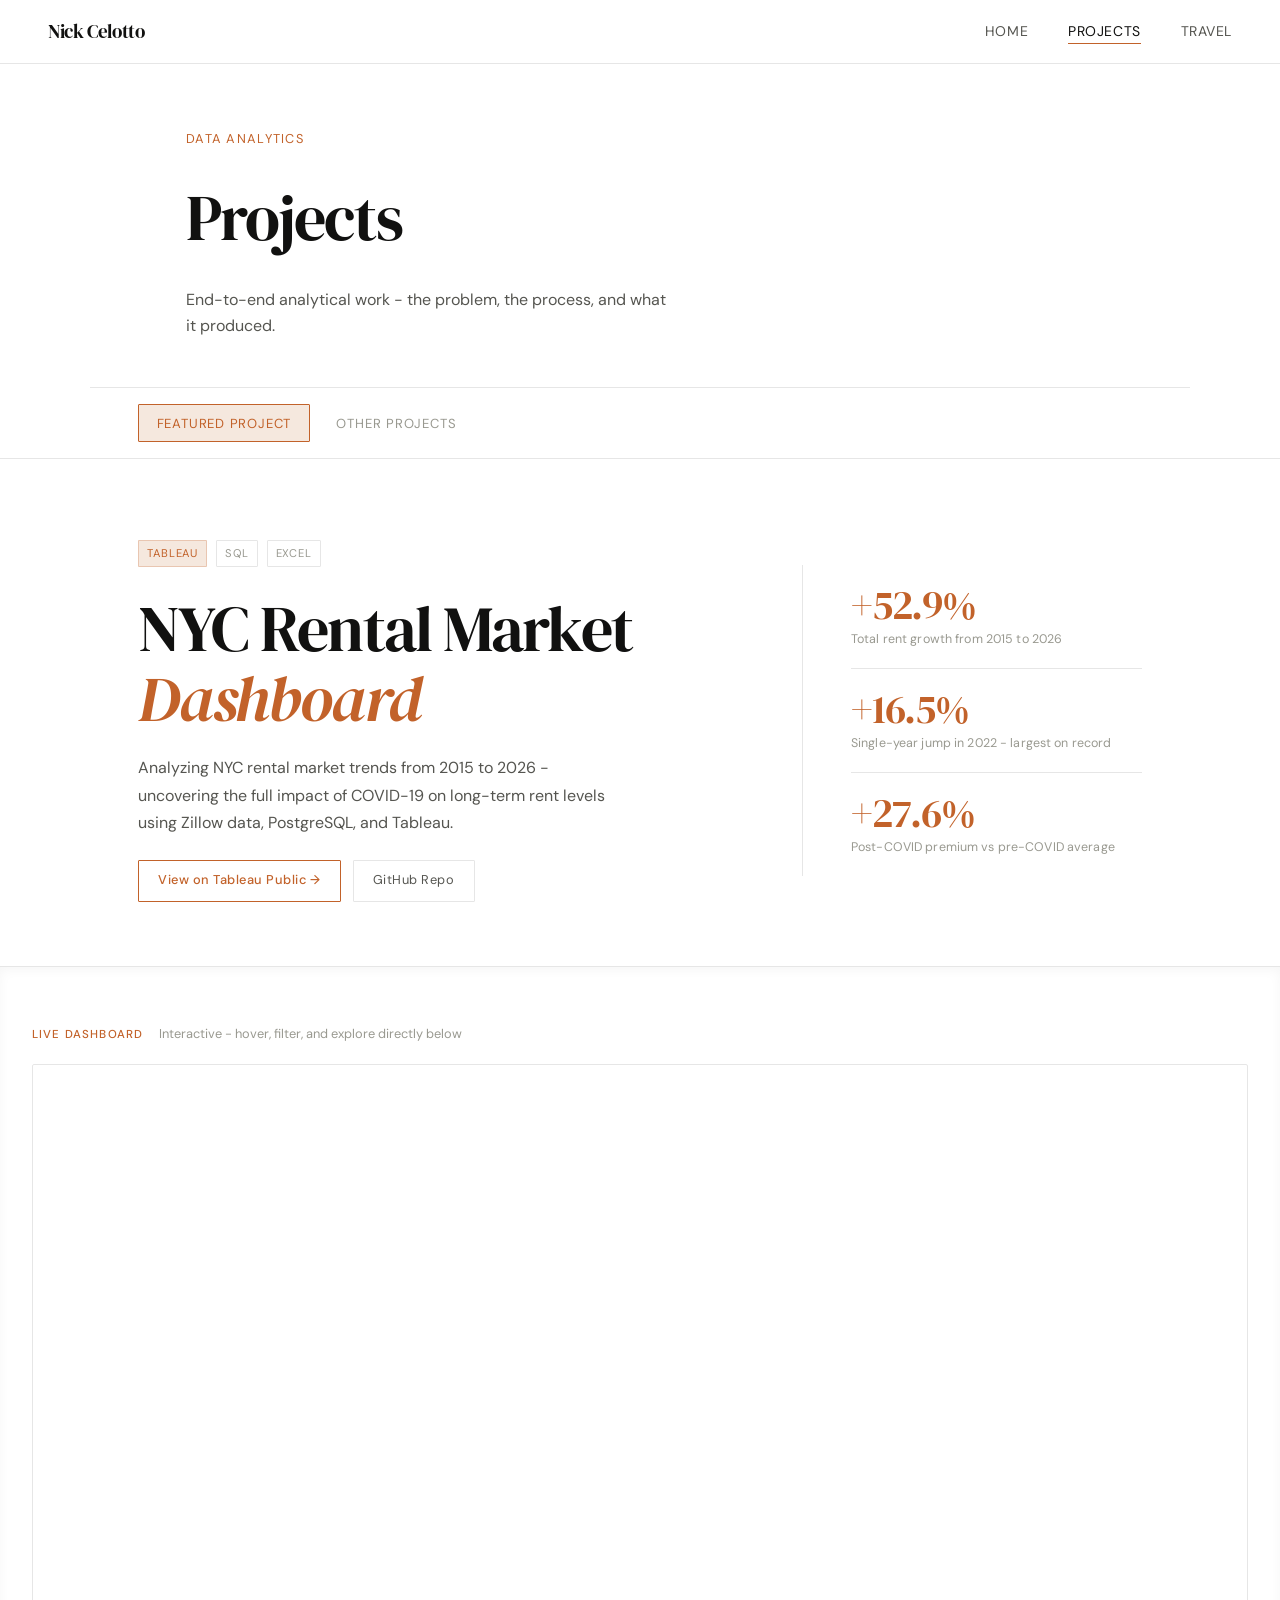
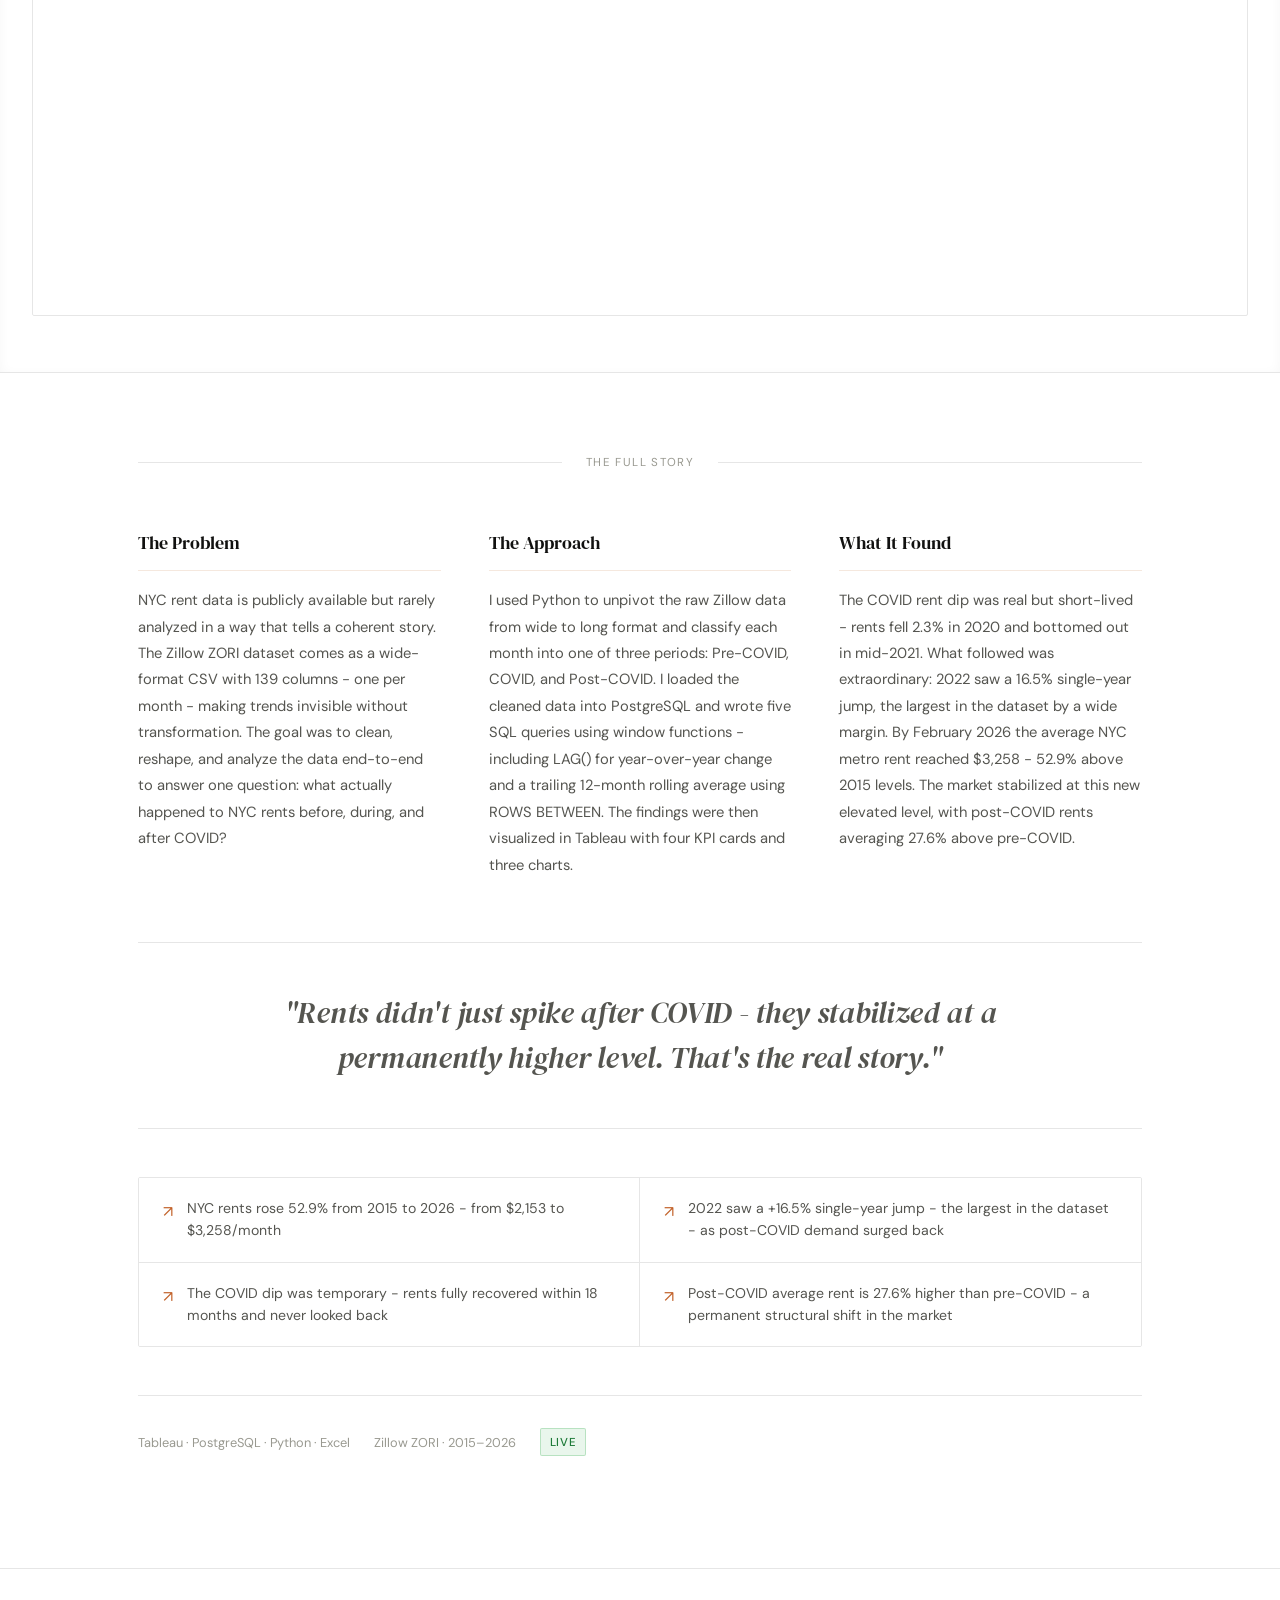
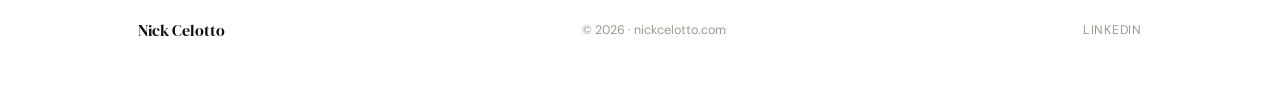
<file: projects.html>
<!DOCTYPE html>
<html lang="en">
<head>
  <meta charset="UTF-8" />
  <meta name="viewport" content="width=device-width, initial-scale=1.0" />
  <title>Projects - Nick Celotto</title>
  <link rel="preconnect" href="https://fonts.googleapis.com" />
  <link rel="preconnect" href="https://fonts.gstatic.com" crossorigin />
  <link href="https://fonts.googleapis.com/css2?family=DM+Serif+Display:ital@0;1&family=DM+Sans:wght@300;400;500&display=swap" rel="stylesheet" />
  <link rel="stylesheet" href="style.css" />
</head>
<body>

  <!-- ── NAV ── -->
  <nav class="nav">
    <a href="index.html" class="nav-logo">Nick Celotto</a>
    <ul class="nav-links">
      <li><a href="index.html">Home</a></li>
      <li><a href="projects.html" class="active">Projects</a></li>
      <li><a href="travel.html">Travel</a></li>
    </ul>
    <button class="nav-hamburger" id="hamburger" aria-label="Menu">
      <span></span><span></span><span></span>
    </button>
  </nav>
  <div class="nav-mobile-menu" id="mobileMenu">
    <a href="index.html">Home</a>
    <a href="projects.html">Projects</a>
    <a href="travel.html">Travel</a>
  </div>

  <!-- ── PAGE HEADER ── -->
  <section class="page-header">
    <div class="container">
      <p class="hero-eyebrow">Data Analytics</p>
      <h1 class="page-title">Projects</h1>
      <p class="page-subtitle">End-to-end analytical work - the problem, the process, and what it produced.</p>
    </div>
  </section>

  <!-- ── TAB BAR ──
       "Featured Project" shows view-featured.
       "Other Projects" shows view-other.
       JS in main.js handles the switching via data-view attributes. -->
  <div class="filter-bar">
    <div class="container">
      <button class="tab-btn active" data-view="featured">Featured Project</button>
      <button class="tab-btn" data-view="other">Other Projects</button>
    </div>
  </div>


  <!-- ════════════════════════════════════════════════════
       FEATURED PROJECT - editorial / magazine layout
       ════════════════════════════════════════════════════ -->
  <div id="view-featured" class="tab-view">

    <!-- HERO BAND: warm paper background with title + key stats -->
    <div class="fp-hero">
      <div class="container">
        <div class="fp-hero-inner">

          <!-- Left: tags, large title, tagline, links -->
          <div class="fp-hero-left">
            <div class="fp-tags">
              <span class="project-tag">Tableau</span>
              <span class="project-tag secondary">SQL</span>
              <span class="project-tag secondary">Excel</span>
            </div>
            <h2 class="fp-title">NYC Rental Market<br/><em>Dashboard</em></h2>
            <p class="fp-tagline">Analyzing NYC rental market trends from 2015 to 2026 - uncovering the full impact of COVID-19 on long-term rent levels using Zillow data, PostgreSQL, and Tableau.</p>
            <!-- Links sit right in the hero, below the tagline -->
            <div class="fp-hero-links">
              <a href="https://public.tableau.com/app/profile/nicholas.celotto/viz/NYCRentMarketAnalysis/Dashboard" class="btn-outline" target="_blank">View on Tableau Public →</a>
              <a href="https://github.com/nickcelotto/nyc-rent-analysis" class="btn-ghost" target="_blank">GitHub Repo</a>
            </div>
          </div>

          <!-- Right: three key numbers -->
          <div class="fp-hero-right">
            <div class="fp-stat-pair">
              <div class="fp-stat">
                <span class="fp-stat-val">+52.9%</span>
                <span class="fp-stat-label">Total rent growth from 2015 to 2026</span>
              </div>
              <div class="fp-stat">
                <span class="fp-stat-val">+16.5%</span>
                <span class="fp-stat-label">Single-year jump in 2022 - largest on record</span>
              </div>
              <div class="fp-stat">
                <span class="fp-stat-val">+27.6%</span>
                <span class="fp-stat-label">Post-COVID premium vs pre-COVID average</span>
              </div>
            </div>
          </div>

        </div>
      </div>
    </div>

    <!-- TABLEAU EMBED
         ★ TO ADD YOUR DASHBOARD:
         1. Publish to Tableau Public (public.tableau.com)
         2. Click Share → Embed Code on your published viz
         3. Copy the URL from the iframe src - looks like:
            https://public.tableau.com/views/WorkbookName/SheetName
         4. Paste it into the src below, appending:
            ?:showVizHome=no&:embed=true
         5. Set the iframe's style to display:block (remove display:none)
         6. Delete the fp-embed-placeholder div below the iframe -->
    <div class="fp-embed-section">
      <div class="container">
        <div class="fp-embed-label">
          <span class="fp-embed-eyebrow">Live Dashboard</span>
          <span class="fp-embed-note">Interactive - hover, filter, and explore directly below</span>
        </div>
        <div class="fp-embed-wrap">
          <iframe
            class="fp-embed-iframe"
            src="https://public.tableau.com/views/NYCRentMarketAnalysis/Dashboard?:showVizHome=no&:embed=true"
            frameborder="0"
            allowfullscreen
            title="NYC Rental Market Analysis - Tableau"
            style="display:block;"
          ></iframe>
        </div>
      </div>
    </div>

    <!-- NARRATIVE - chapter label, three columns, pull quote, findings, links -->
    <div class="fp-narrative-section">
      <div class="container">

        <!-- Decorative chapter divider with centered label -->
        <div class="fp-chapter">
          <span class="fp-chapter-line"></span>
          <span class="fp-chapter-label">The Full Story</span>
          <span class="fp-chapter-line"></span>
        </div>

        <!-- Three equal story columns -->
        <div class="fp-story-grid">
          <div class="fp-story-col">
            <h3 class="fp-story-heading">The Problem</h3>
            <p class="fp-story-text">NYC rent data is publicly available but rarely analyzed in a way that tells a coherent story. The Zillow ZORI dataset comes as a wide-format CSV with 139 columns - one per month - making trends invisible without transformation. The goal was to clean, reshape, and analyze the data end-to-end to answer one question: what actually happened to NYC rents before, during, and after COVID?</p>
          </div>
          <div class="fp-story-col">
            <h3 class="fp-story-heading">The Approach</h3>
            <p class="fp-story-text">I used Python to unpivot the raw Zillow data from wide to long format and classify each month into one of three periods: Pre-COVID, COVID, and Post-COVID. I loaded the cleaned data into PostgreSQL and wrote five SQL queries using window functions - including LAG() for year-over-year change and a trailing 12-month rolling average using ROWS BETWEEN. The findings were then visualized in Tableau with four KPI cards and three charts.</p>
          </div>
          <div class="fp-story-col">
            <h3 class="fp-story-heading">What It Found</h3>
            <p class="fp-story-text">The COVID rent dip was real but short-lived - rents fell 2.3% in 2020 and bottomed out in mid-2021. What followed was extraordinary: 2022 saw a 16.5% single-year jump, the largest in the dataset by a wide margin. By February 2026 the average NYC metro rent reached $3,258 - 52.9% above 2015 levels. The market stabilized at this new elevated level, with post-COVID rents averaging 27.6% above pre-COVID.</p>
          </div>
        </div>

        <!-- Centered italic pull quote -->
        <blockquote class="fp-pullquote">
          "Rents didn't just spike after COVID - they stabilized at a permanently higher level. That's the real story."
        </blockquote>

        <!-- 2×2 key findings grid -->
        <div class="fp-findings-bar">
          <div class="fp-finding">
            <span class="fp-finding-arrow">↗</span>
            <span class="fp-finding-text">NYC rents rose 52.9% from 2015 to 2026 - from $2,153 to $3,258/month</span>
          </div>
          <div class="fp-finding">
            <span class="fp-finding-arrow">↗</span>
            <span class="fp-finding-text">2022 saw a +16.5% single-year jump - the largest in the dataset - as post-COVID demand surged back</span>
          </div>
          <div class="fp-finding">
            <span class="fp-finding-arrow">↗</span>
            <span class="fp-finding-text">The COVID dip was temporary - rents fully recovered within 18 months and never looked back</span>
          </div>
          <div class="fp-finding">
            <span class="fp-finding-arrow">↗</span>
            <span class="fp-finding-text">Post-COVID average rent is 27.6% higher than pre-COVID - a permanent structural shift in the market</span>
          </div>
        </div>

        <!-- Inline meta: tools / timeline / status -->
        <div class="fp-bottom-meta">
          <span>Tableau · PostgreSQL · Python · Excel</span>
          <span>Zillow ZORI · 2015–2026</span>
          <span class="pf-status pf-status--live">Live</span>
        </div>

      </div>
    </div>

  </div><!-- /view-featured -->


  <!-- ════════════════════════════════════════════
       OTHER PROJECTS VIEW
       Each project uses the standard .project-full layout:
       title bar → image → narrative + sidebar
       ════════════════════════════════════════════ -->
  <div id="view-other" class="tab-view" style="display:none;">
    <section class="section">
      <div class="container projects-list">

        <!-- PROJECT 2: Global Travel Analysis -->
        <article class="project-full" id="project2">
          <div class="pf-topbar">
            <div class="pf-title-group">
              <div class="pf-tags">
                <span class="project-tag">Python</span>
                <span class="project-tag secondary">SQL</span>
                <span class="project-tag secondary">Excel</span>
              </div>
              <h2 class="pf-title">Global Travel Analysis Dashboard</h2>
            </div>
            <div class="pf-links">
              <a href="https://github.com/nickcelotto/global-travel-analysis" class="btn-outline" target="_blank">View on GitHub →</a>
            </div>
          </div>
          <div class="pf-image">
            <img src="assets/travel-analysis-dashboard.png" alt="Global Travel Analysis Dashboard" onerror="this.parentElement.classList.add('img-placeholder-lg')" />
          </div>
          <div class="pf-body">
            <div class="pf-narrative">
              <div class="pf-block">
                <h3 class="pf-block-label">The Problem</h3>
                <p class="pf-text">Travel is one of the largest discretionary expenses people make, yet most travelers have little insight into where their money actually goes or how their spending compares across destinations and trip types. This project analyzes 65 trips across 6 continents to uncover patterns in travel costs, budget accuracy, and satisfaction - asking the question: what actually makes a trip worth the money?</p>
              </div>
              <div class="pf-block">
                <h3 class="pf-block-label">Approach</h3>
                <p class="pf-text">Built the dataset from scratch using Python with realistic cost structures by region, traveler type, and season. Cleaned and validated the data in pandas, then loaded it into PostgreSQL for deeper querying. Built an interactive Excel dashboard with pivot tables, a dynamic slicer, and 5 KPI cards that update when filtering by traveler type.</p>
              </div>
              <div class="pf-block">
                <h3 class="pf-block-label">Key Findings</h3>
                <ul class="pf-findings">
                  <li>Oceania is the most expensive continent at $809/day - nearly 3× the cost of Asia ($305/day), the most affordable.</li>
                  <li>95% of trips came in under budget - travelers consistently overestimate what they'll spend.</li>
                  <li>Higher spend does not guarantee higher satisfaction - correlation between total cost and satisfaction score is only 0.26.</li>
                  <li>Accommodation and flights consume 58% of every trip on average; food accounts for 21%.</li>
                  <li>Spring is the most expensive season to travel - winter offers 22% better value.</li>
                </ul>
              </div>
              <div class="pf-block">
                <h3 class="pf-block-label">Impact</h3>
                <p class="pf-text">A reusable analytical framework for evaluating travel value - showing that budget travelers in Asia achieve satisfaction scores nearly as high as luxury travelers at a fraction of the cost, and that the season of travel has a larger effect on price than the destination type.</p>
              </div>
            </div>
            <div class="pf-meta">
              <div class="pf-meta-block"><span class="pf-meta-label">Tools</span><span class="pf-meta-val">Python, pandas, PostgreSQL, Excel</span></div>
              <div class="pf-meta-block"><span class="pf-meta-label">Dataset</span><span class="pf-meta-val">Generated - 65 trips, 27 fields, 6 traveler types</span></div>
              <div class="pf-meta-block"><span class="pf-meta-label">Techniques</span><span class="pf-meta-val">Data generation, EDA, SQL aggregations, pivot tables, dynamic dashboard</span></div>
              <div class="pf-meta-block"><span class="pf-meta-label">Status</span><span class="pf-meta-val pf-status pf-status--complete">Complete</span></div>
            </div>
          </div>
        </article>



      </div>
    </section>
  </div><!-- /view-other -->


  <!-- ── FOOTER ── -->
  <footer class="footer">
    <div class="container footer-inner">
      <p class="footer-name">Nick Celotto</p>
      <p class="footer-copy">© 2026 · nickcelotto.com</p>
      <div class="footer-links">
        <a href="https://www.linkedin.com/in/nickcelotto" target="_blank">LinkedIn</a>
      </div>
    </div>
  </footer>

  <script src="main.js"></script>
</body>
</html>
</file>
<file: style.css>
/* ============================================================
   NICK CELOTTO - PORTFOLIO STYLESHEET
   
   TABLE OF CONTENTS:
   1.  Reset & CSS Variables
   2.  Base Styles (body, images, links)
   3.  Navigation (desktop + mobile hamburger)
   4.  Layout Utilities (container, two-column grid)
   5.  Section Spacing & Dividers
   6.  Hero (homepage)
   7.  Bio Text & CTA Links
   8.  Skills Grid
   9.  Project Cards (homepage teaser)
   10. Page Headers (projects, photography pages)
   11. Filter/Tab Bar (sticky bar below page header)
   12. Tab System (show/hide views via JS)
   13. Project Detail Cards (Other Projects view)
   14. Featured Project - editorial layout
   15. Photo Strip (homepage teaser)
   16. Gallery Page (masonry grid + lightbox)
   17. Experience Section (homepage)
   18. Resume Pill (accent-colored hero button)
   19. Metrics Strip (photography page)
   20. Photography Home - editorial intro
   21. Footer
   22. Animations & Scroll Reveal
   23. Responsive Breakpoints
   ============================================================ */


/* ============================================================
   1. RESET & CSS VARIABLES
   ============================================================
   box-sizing: border-box means padding and border are included
   in an element's width/height - avoids layout math headaches.
   CSS custom properties (--variables) are defined on :root so
   they're available everywhere in the file.
   ============================================================ */

*, *::before, *::after { box-sizing: border-box; margin: 0; padding: 0; }

:root {
  /* ── Text colors ── */
  --ink: #111110;           /* near-black for headings and strong text */
  --ink-mid: #555550;       /* body text, descriptions */
  --ink-light: #999990;     /* captions, labels, secondary text */
  --ink-faint: #e6e6e6;     /* borders, dividers, very subtle lines */

  /* ── Background colors ── */
  --paper: #ffffff;         /* page background - clean white */
  --paper-warm: #ffffff;    /* same white - kept as a separate variable so
                                a subtle surface distinction (or dark mode)
                                can be reintroduced later without a find/
                                replace across the whole file */
  --surface: #f7f7f6;       /* barely-there neutral fill for cards that
                                need to read as a distinct block against
                                the white page (not a return to beige -
                                this is a near-neutral gray) */

  /* ── Accent - warm terracotta/amber ──
     Used on: labels, italic headings, icons, buttons, links,
     tag backgrounds, stat numbers, quote marks, arrow symbols. */
  --accent: #c2622a;        /* main accent, full saturation */
  --accent-hover: #a84e1e;  /* darker shade for hover states */
  --accent-faint: #f5e8de;  /* very light tint for backgrounds/hover fills */
  --accent-mid: #d9845a;    /* mid tone - used in dark-bg contexts */

  /* ── Legacy tag variables (kept for compatibility) ── */
  --tag-bg: #eeeeee;
  --tag-color: #555550;

  /* ── Typography ── */
  --serif: 'DM Serif Display', Georgia, serif; /* headings, pull quotes */
  --sans: 'DM Sans', system-ui, sans-serif;    /* all body text, UI labels */

  /* ── Layout ── */
  --nav-h: 64px;            /* nav bar height - used to offset sticky elements */
  --max-w: 1100px;          /* max content width, centered on large screens */
  --side-pad: clamp(1.25rem, 5vw, 3rem); /* responsive horizontal padding */
  /* clamp(min, preferred, max) - shrinks on small screens, caps on large */
}

html { scroll-behavior: smooth; } /* makes anchor links (#section) animate */


/* ============================================================
   2. BASE STYLES
   ============================================================ */

body {
  font-family: var(--sans);
  background: var(--paper);
  color: var(--ink);
  font-size: 16px;
  line-height: 1.65;
  -webkit-font-smoothing: antialiased; /* crisper text rendering on macOS/iOS */
}

/* Images are block by default (removes inline bottom gap).
   width: 100% makes them fill their container.
   height: auto preserves natural aspect ratio - no cropping.
   Individual containers override this where a fixed crop is needed. */
img { display: block; width: 100%; height: auto; }

/* Remove default link styling - we'll style each context manually */
a { color: inherit; text-decoration: none; }


/* ============================================================
   3. NAVIGATION
   ============================================================
   The nav is fixed (stays at top while scrolling).
   backdrop-filter: blur creates the frosted-glass effect.
   z-index: 1000 keeps it above all page content.
   ============================================================ */

.nav {
  position: fixed;
  top: 0; left: 0; right: 0;
  height: var(--nav-h);
  background: rgba(255, 255, 255, 0.94); /* slightly transparent so blur shows */
  backdrop-filter: blur(12px);
  -webkit-backdrop-filter: blur(12px);   /* Safari prefix */
  border-bottom: 1px solid var(--ink-faint);
  display: flex;
  align-items: center;
  justify-content: space-between;
  padding: 0 var(--side-pad);
  z-index: 1000;
}

/* Logo text - uses serif font, slightly smaller than headings */
.nav-logo {
  font-family: var(--serif);
  font-size: 1.2rem;
  letter-spacing: -0.02em;
  color: var(--ink);
}

/* Desktop nav links */
.nav-links {
  list-style: none;
  display: flex;
  gap: 2.5rem;
}

.nav-links a {
  font-size: 0.875rem;
  font-weight: 400;
  letter-spacing: 0.04em;
  text-transform: uppercase;
  color: var(--ink-mid);
  transition: color 0.2s;
  position: relative; /* needed for the ::after underline pseudo-element */
}

/* Animated underline on hover/active - grows from left using width transition */
.nav-links a::after {
  content: '';
  position: absolute;
  bottom: -4px; left: 0;
  width: 0; height: 1.5px;
  background: var(--accent);
  transition: width 0.25s;
}

.nav-links a:hover,
.nav-links a.active {
  color: var(--ink);
}

.nav-links a:hover::after,
.nav-links a.active::after {
  width: 100%; /* triggers the underline animation */
}

/* Hamburger button - hidden on desktop, shown on mobile via media query */
.nav-hamburger {
  display: none;
  flex-direction: column;
  gap: 5px;
  background: none;
  border: none;
  cursor: pointer;
  padding: 8px;   /* extra padding = larger tap target on mobile */
  margin: -8px;   /* negative margin cancels out the extra padding visually */
}

.nav-hamburger span {
  display: block;
  width: 22px; height: 1.5px;
  background: var(--ink);
  transition: all 0.25s;
}

/* Mobile dropdown - hidden until JS adds class "open" */
.nav-mobile-menu {
  display: none;
  position: fixed;
  top: var(--nav-h); /* starts directly below the nav bar */
  left: 0; right: 0;
  background: var(--paper);
  border-bottom: 1px solid var(--ink-faint);
  padding: 1.5rem var(--side-pad) 2rem;
  flex-direction: column;
  gap: 0;
  z-index: 999; /* just below the nav bar itself */
  box-shadow: 0 8px 24px rgba(17,17,16,0.07);
}

.nav-mobile-menu.open { display: flex; } /* toggled by main.js */

.nav-mobile-menu a {
  font-size: 1.15rem;
  font-weight: 400;
  color: var(--ink-mid);
  padding: 0.85rem 0;
  border-bottom: 1px solid var(--ink-faint);
  transition: color 0.2s;
}

.nav-mobile-menu a:last-child { border-bottom: none; }
.nav-mobile-menu a:hover { color: var(--ink); }


/* ============================================================
   4. LAYOUT UTILITIES
   ============================================================ */

/* Centered wrapper with max-width and horizontal padding */
.container {
  max-width: var(--max-w);
  margin: 0 auto;
  padding: 0 var(--side-pad);
}

/* Two-column layout used in bio, skills, projects, experience sections.
   180px label column on left, content fills the rest. */
.two-col {
  display: grid;
  grid-template-columns: 180px 1fr;
  gap: 3rem;
  align-items: start;
}

.col-label { padding-top: 0.5rem; }

/* Small uppercase label like "About", "Skills", "Projects" */
.label-tag {
  font-size: 0.75rem;
  letter-spacing: 0.1em;
  text-transform: uppercase;
  color: var(--accent); /* accent color makes these stand out */
  font-weight: 500;
}


/* ============================================================
   5. SECTION SPACING & DIVIDERS
   ============================================================ */

.section { padding: 5rem 0; }

/* Horizontal rule between sections - constrained to content width */
.section-divider {
  height: 1px;
  background: var(--ink-faint);
  max-width: calc(var(--max-w) - 2 * var(--side-pad));
  margin-left: auto;
  margin-right: auto;
}

/* Shared heading style for section titles.
   clamp() makes font-size scale smoothly between viewport sizes. */
.section-heading {
  font-family: var(--serif);
  font-size: clamp(2rem, 4vw, 2.75rem);
  font-weight: 400;
  line-height: 1.15;
  letter-spacing: -0.02em;
  color: var(--ink);
  margin-bottom: 1.75rem;
}

/* The <em> inside headings is used for the italic accent line */
.section-heading em {
  font-style: italic;
  color: var(--accent);
}


/* ============================================================
   6. HERO (homepage)
   ============================================================
   padding-top accounts for the fixed nav bar so content
   doesn't hide underneath it.
   ============================================================ */

.hero {
  padding-top: calc(var(--nav-h) + 5rem);
  padding-bottom: 5rem;
  padding-left: var(--side-pad);
  padding-right: var(--side-pad);
}

/* Two-column: photo left, text right */
.hero-inner {
  max-width: var(--max-w);
  margin: 0 auto;
  display: grid;
  grid-template-columns: 260px 1fr;
  gap: 4rem;
  align-items: center;
}

.hero-photo-wrap { position: relative; }

/* Fixed-size portrait crop for the profile photo */
.hero-photo {
  width: 240px;
  height: 300px;
  border-radius: 4px;
  overflow: hidden;           /* clips the image to the rounded corners */
  background: var(--accent-faint);
  border: 1px solid var(--ink-faint);
}

/* Override the global img rule - portrait photo needs cover crop */
.hero-photo img {
  width: 100%;
  height: 100%;
  object-fit: cover;          /* fills the box, crops edges if needed */
}

/* Fallback shown when profile image is missing (via onerror in HTML) */
.photo-placeholder {
  display: flex;
  align-items: center;
  justify-content: center;
  background: var(--accent-faint) !important;
}

.photo-placeholder::after {
  content: 'Add photo';
  font-size: 0.8rem;
  color: var(--ink-light);
  font-family: var(--sans);
}

/* Small uppercase label above the name */
.hero-eyebrow {
  font-size: 0.8rem;
  letter-spacing: 0.1em;
  text-transform: uppercase;
  color: var(--accent);
  margin-bottom: 1rem;
}

/* Large name - the biggest type on the page */
.hero-name {
  font-family: var(--serif);
  font-size: clamp(3.5rem, 8vw, 6rem);
  font-weight: 400;
  line-height: 1.0;
  letter-spacing: -0.03em;
  color: var(--ink);
  margin-bottom: 0.75rem;
}

.hero-location {
  font-size: 0.875rem;
  color: var(--ink-light);
  margin-bottom: 2rem;
}

/* Wraps the row of link pills (LinkedIn, GitHub, Resume, etc.) */
.hero-links {
  display: flex;
  flex-wrap: wrap; /* wraps to next line on narrow screens */
  gap: 0.6rem;
}

/* ── Link pills ──
   Used for LinkedIn, GitHub, Email, Resume buttons in the hero.
   Border + small padding gives them a "chip" look. */
.link-pill {
  display: inline-flex;
  align-items: center;
  gap: 6px;
  padding: 0.5rem 1rem;
  border: 1px solid var(--ink-faint);
  border-radius: 2px;
  font-size: 0.8rem;
  font-weight: 400;
  color: var(--ink-mid);
  background: transparent;
  transition: all 0.2s;
  letter-spacing: 0.02em;
}

.link-pill:hover {
  border-color: var(--accent);
  color: var(--accent);
  background: var(--accent-faint);
}


/* ============================================================
   7. BIO TEXT & CTA LINKS
   ============================================================ */

/* Body paragraph text in the About, Experience sections */
.bio-text {
  color: var(--ink-mid);
  font-size: 1rem;
  line-height: 1.75;
  margin-bottom: 1rem;
  max-width: 560px; /* keeps line length readable */
}

/* "View my projects →" style inline link */
.cta-link {
  font-size: 0.875rem;
  font-weight: 500;
  color: var(--accent);
  letter-spacing: 0.02em;
  border-bottom: 1px solid var(--accent-mid); /* underline via border, not text-decoration */
  padding-bottom: 1px;
  transition: opacity 0.2s;
}

.cta-link:hover { opacity: 0.6; }


/* ============================================================
   8. SKILLS GRID
   ============================================================ */

/* Auto-fill means as many columns as fit; min 200px each */
.skills-grid {
  display: grid;
  grid-template-columns: repeat(auto-fill, minmax(200px, 1fr));
  gap: 1.25rem;
}

.skill-card {
  padding: 1.25rem;
  border: 1px solid var(--ink-faint);
  border-radius: 2px;
  background: var(--paper);
  transition: border-color 0.2s, background 0.2s;
}

.skill-card:hover {
  border-color: var(--accent-mid);
  background: var(--accent-faint);
}

.skill-icon {
  color: var(--accent); /* accent-colored SVG icons */
  margin-bottom: 0.75rem;
  line-height: 0; /* removes extra space below inline SVG */
}

.skill-name {
  font-family: var(--serif);
  font-size: 1rem;
  font-weight: 400;
  color: var(--ink);
  margin-bottom: 0.4rem;
}

.skill-desc {
  font-size: 0.8rem;
  color: var(--ink-light);
  line-height: 1.5;
}


/* ============================================================
   9. PROJECT CARDS (homepage featured work teaser)
   ============================================================ */

.project-grid {
  display: grid;
  grid-template-columns: repeat(auto-fill, minmax(240px, 1fr));
  gap: 1.5rem;
}

.project-card {
  display: block;
  cursor: pointer;
}

/* Fixed-height image box for the homepage project thumbnails */
.project-img {
  position: relative;  /* needed for the .project-overlay absolute positioning */
  height: 200px;
  border-radius: 2px;
  overflow: hidden;
  background: var(--accent-faint);
  border: 1px solid var(--ink-faint);
  margin-bottom: 0.75rem;
}

/* These thumbnail images use cover crop (fixed height box) */
.project-img img {
  width: 100%;
  height: 100%;
  object-fit: cover;
}

/* Fallback text shown when no image is found */
.img-placeholder {
  display: flex;
  align-items: center;
  justify-content: center;
}

.img-placeholder::after {
  content: 'Add image';
  font-size: 0.75rem;
  color: var(--ink-light);
  font-family: var(--sans);
}

/* Dark overlay that fades in on hover, showing "View Project →" */
.project-overlay {
  position: absolute;
  inset: 0; /* shorthand for top/right/bottom/left: 0 */
  background: rgba(17, 17, 16, 0.7);
  display: flex;
  align-items: center;
  justify-content: center;
  opacity: 0;
  transition: opacity 0.25s;
}

.project-overlay span {
  font-size: 0.85rem;
  color: #ffffff;
  letter-spacing: 0.04em;
}

/* Show overlay and slightly zoom image on card hover */
.project-card:hover .project-overlay { opacity: 1; }
.project-card:hover .project-img img { transform: scale(1.03); transition: transform 0.4s; }

.project-meta { padding: 0 0.1rem; }

/* Accent-colored tag labels (Tableau, Python, SQL, etc.) */
.project-tag {
  display: inline-block;
  font-size: 0.7rem;
  letter-spacing: 0.08em;
  text-transform: uppercase;
  color: var(--accent);
  background: var(--accent-faint);
  border: 1px solid rgba(194, 98, 42, 0.2);
  padding: 0.2rem 0.5rem;
  border-radius: 1px;
  margin-bottom: 0.4rem;
}

/* Secondary tags (e.g. "pandas" next to "Python") are more muted */
.project-tag.secondary {
  margin-left: 0.3rem;
  color: var(--ink-light);
  background: var(--paper-warm);
  border-color: var(--ink-faint);
}

.project-title {
  font-family: var(--serif);
  font-size: 1rem;
  font-weight: 400;
  color: var(--ink);
  line-height: 1.3;
  margin-top: 0.35rem;
}


/* ============================================================
   10. PAGE HEADERS (projects.html, photography.html)
   ============================================================
   Sits at the top of sub-pages. padding-top pushes it below
   the fixed nav. border-bottom visually separates it from the
   filter/tab bar below.
   ============================================================ */

.page-header {
  padding-top: calc(var(--nav-h) + 4rem);
  padding-bottom: 3rem;
  padding-left: var(--side-pad);
  padding-right: var(--side-pad);
  border-bottom: 1px solid var(--ink-faint);
  max-width: var(--max-w);
  margin: 0 auto;
}

.page-title {
  font-family: var(--serif);
  font-size: clamp(2.5rem, 6vw, 4rem);
  font-weight: 400;
  letter-spacing: -0.03em;
  color: var(--ink);
  margin: 0.5rem 0 1rem;
}

.page-subtitle {
  font-size: 1rem;
  color: var(--ink-mid);
  max-width: 480px;
  line-height: 1.65;
}


/* ============================================================
   11. FILTER / TAB BAR
   ============================================================
   position: sticky makes it stick to the top of the viewport
   as you scroll past it (offset by nav height).
   overflow-x: auto + nowrap allows horizontal scrolling on
   mobile so all buttons are accessible without wrapping.
   ============================================================ */

.filter-bar {
  border-bottom: 1px solid var(--ink-faint);
  padding: 1rem 0;
  position: sticky;
  top: var(--nav-h);
  background: rgba(255, 255, 255, 0.97);
  backdrop-filter: blur(8px);
  z-index: 100;
  overflow-x: auto;
  -webkit-overflow-scrolling: touch; /* smooth momentum scroll on iOS */
  scrollbar-width: none;             /* hide scrollbar in Firefox */
}

.filter-bar::-webkit-scrollbar { display: none; } /* hide scrollbar in Chrome/Safari */

.filter-bar .container {
  display: flex;
  gap: 0.5rem;
  flex-wrap: nowrap;       /* single row - scrolls instead of wrapping */
  min-width: max-content;  /* prevents container from shrinking below content */
}


/* ============================================================
   12. TAB SYSTEM
   ============================================================
   .tab-btn - the clickable buttons in the filter bar.
   .tab-view - the content panels shown/hidden by main.js.
   JS reads data-view="key" on buttons and matches to id="view-{key}".
   ============================================================ */

.tab-btn {
  font-family: var(--sans);
  font-size: 0.82rem;
  letter-spacing: 0.06em;
  text-transform: uppercase;
  color: var(--ink-light);
  background: transparent;
  border: 1px solid transparent;
  padding: 0.5rem 1.1rem;
  border-radius: 1px;
  cursor: pointer;
  transition: all 0.2s;
  white-space: nowrap;
  min-height: 38px; /* ensures comfortable tap target on mobile */
}

.tab-btn:hover {
  color: var(--ink);
  border-color: var(--ink-faint);
}

/* Active tab - accent border and background */
.tab-btn.active {
  color: var(--accent);
  border-color: var(--accent);
  background: var(--accent-faint);
}

/* Tab view containers - toggled between display:none and display:'' by JS */
.tab-view { /* no default styles needed - JS handles visibility */ }

/* Legacy filter buttons (kept in case any page still uses .filter-btn) */
.filter-btn {
  font-family: var(--sans);
  font-size: 0.78rem;
  letter-spacing: 0.06em;
  text-transform: uppercase;
  color: var(--ink-light);
  background: transparent;
  border: 1px solid transparent;
  padding: 0.45rem 1rem;
  border-radius: 1px;
  cursor: pointer;
  transition: all 0.2s;
  white-space: nowrap;
  min-height: 36px;
}

.filter-btn:hover { color: var(--ink); border-color: var(--ink-faint); }
.filter-btn.active {
  color: var(--accent);
  border-color: var(--accent);
  background: var(--accent-faint);
}


/* ============================================================
   13. PROJECT DETAIL CARDS (Other Projects view)
   ============================================================
   Each card has: title row, full-width image, then a two-column
   body with narrative on the left and a sticky metadata sidebar
   on the right.
   ============================================================ */

.projects-list { display: flex; flex-direction: column; gap: 0; }

/* Horizontal rule between project cards */
.project-separator { height: 1px; background: var(--ink-faint); margin: 3rem 0; }

.project-full {
  scroll-margin-top: calc(var(--nav-h) + 80px); /* offset for sticky nav when anchor-linking */
  opacity: 1;
  transition: opacity 0.3s;
}

.project-full.hidden { display: none; }

/* ── Top bar: title left, links right ── */
.pf-topbar {
  display: flex;
  justify-content: space-between;
  align-items: flex-end;
  gap: 2rem;
  margin-bottom: 1.5rem;
  flex-wrap: wrap;
}

.pf-title-group { flex: 1; }

.pf-tags {
  display: flex;
  gap: 0.4rem;
  flex-wrap: wrap;
  margin-bottom: 0.6rem;
}

.pf-title {
  font-family: var(--serif);
  font-size: clamp(1.6rem, 3.5vw, 2.2rem);
  font-weight: 400;
  letter-spacing: -0.025em;
  color: var(--ink);
  line-height: 1.15;
}

.pf-links {
  display: flex;
  gap: 0.6rem;
  flex-wrap: wrap;
  flex-shrink: 0;
  align-items: center;
}

/* ── Full-width project image ──
   height: auto lets images show at natural aspect ratio */
.pf-image {
  width: 100%;
  border-radius: 2px;
  overflow: hidden;
  background: var(--accent-faint);
  border: 1px solid var(--ink-faint);
  margin-bottom: 2.5rem;
}

.pf-image img {
  width: 100%;
  height: auto;
  display: block;
  object-fit: unset; /* no forced crop - respects natural aspect ratio */
}

/* ── Body: narrative (wider) + sticky sidebar ── */
.pf-body {
  display: grid;
  grid-template-columns: 1fr 280px;
  gap: 4rem;
  align-items: start;
}

/* ── Narrative blocks (Problem, Approach, Findings, Impact) ── */
.pf-narrative {
  display: flex;
  flex-direction: column;
  gap: 0;
}

.pf-block {
  padding: 1.75rem 0;
  border-bottom: 1px solid var(--ink-faint);
}

.pf-block:first-child { padding-top: 0; }
.pf-block:last-child { border-bottom: none; padding-bottom: 0; }

/* Small uppercase label ("The Problem", "Approach", etc.) */
.pf-block-label {
  font-size: 0.72rem;
  letter-spacing: 0.1em;
  text-transform: uppercase;
  color: var(--accent);
  font-weight: 500;
  margin-bottom: 0.75rem;
  font-family: var(--sans);
}

.pf-text {
  font-size: 0.95rem;
  color: var(--ink-mid);
  line-height: 1.8;
  max-width: 600px;
}

.pf-text + .pf-text { margin-top: 0.85rem; }

/* Key findings list - uses ↗ arrows instead of bullets */
.pf-findings {
  list-style: none;
  padding: 0;
  display: flex;
  flex-direction: column;
  gap: 0.65rem;
}

.pf-findings li {
  font-size: 0.92rem;
  color: var(--ink-mid);
  line-height: 1.7;
  padding-left: 1.25rem;
  position: relative;
  max-width: 600px;
}

/* The ↗ arrow - positioned absolutely to the left of each list item */
.pf-findings li::before {
  content: '↗';
  position: absolute;
  left: 0;
  color: var(--accent);
  font-size: 0.8rem;
  top: 0.15rem;
}

/* ── Metadata sidebar ──
   position: sticky keeps it visible as you scroll the narrative */
.pf-meta {
  position: sticky;
  top: calc(var(--nav-h) + 5rem);
  background: var(--paper-warm);
  border: 1px solid var(--ink-faint);
  border-radius: 2px;
  padding: 1.5rem;
  display: flex;
  flex-direction: column;
  gap: 0;
}

.pf-meta-block {
  padding: 0.85rem 0;
  border-bottom: 1px solid var(--ink-faint);
  display: flex;
  flex-direction: column;
  gap: 0.3rem;
}

.pf-meta-block:first-child { padding-top: 0; }
.pf-meta-block:last-child { border-bottom: none; padding-bottom: 0; }

.pf-meta-label {
  font-size: 0.68rem;
  letter-spacing: 0.1em;
  text-transform: uppercase;
  color: var(--accent-mid);
  font-weight: 500;
}

.pf-meta-val {
  font-size: 0.85rem;
  color: var(--ink-mid);
  line-height: 1.5;
}

/* ── Status badges ── */
.pf-status {
  display: inline-block;
  font-size: 0.72rem;
  letter-spacing: 0.06em;
  text-transform: uppercase;
  font-weight: 500;
  padding: 0.2rem 0.55rem;
  border-radius: 2px;
}

.pf-status--live {
  background: rgba(40, 167, 69, 0.1);
  color: #1d7a38;
  border: 1px solid rgba(40, 167, 69, 0.25);
}

.pf-status--complete {
  background: var(--accent-faint);
  color: var(--accent);
  border: 1px solid rgba(194, 98, 42, 0.2);
}

.pf-status--wip {
  background: rgba(255, 193, 7, 0.1);
  color: #856404;
  border: 1px solid rgba(255, 193, 7, 0.3);
}

/* ── Shared buttons used across project cards ── */

.btn-outline {
  display: inline-block;
  font-size: 0.8rem;
  font-weight: 500;
  letter-spacing: 0.04em;
  color: var(--accent);
  border: 1px solid var(--accent);
  padding: 0.6rem 1.2rem;
  border-radius: 1px;
  transition: all 0.2s;
  min-height: 40px; /* tap target */
  line-height: 1.6;
}

.btn-outline:hover {
  background: var(--accent);
  color: var(--paper);
}

.btn-ghost {
  display: inline-block;
  font-size: 0.8rem;
  font-weight: 400;
  letter-spacing: 0.04em;
  color: var(--ink-mid);
  border: 1px solid var(--ink-faint);
  padding: 0.6rem 1.2rem;
  border-radius: 1px;
  transition: all 0.2s;
  min-height: 40px;
  line-height: 1.6;
}

.btn-ghost:hover {
  border-color: var(--ink-mid);
  color: var(--ink);
}

/* Large placeholder for project images that haven't been added yet */
.img-placeholder-lg {
  display: flex;
  align-items: center;
  justify-content: center;
  height: 340px !important;
  background: var(--accent-faint) !important;
  border: 1px solid var(--ink-faint) !important;
  border-radius: 2px;
}

.img-placeholder-lg::after {
  content: 'Add project image';
  font-size: 0.8rem;
  color: var(--ink-light);
  font-family: var(--sans);
}


/* ============================================================
   14. FEATURED PROJECT - editorial layout
   ============================================================
   Unlike the Other Projects cards, the Featured Project uses a
   magazine-style layout:
     - Hero band with title + key stats
     - Full-width interactive Tableau embed
     - Three-column story narrative
     - Centered pull quote
     - 2x2 key findings grid
     - Bottom row with links and metadata
   ============================================================ */

/* ── Hero band ──
   Uses paper-warm background (same as the metrics strip) rather
   than dark - keeps the page light and minimal. */
.fp-hero {
  background: var(--paper-warm);
  border-bottom: 1px solid var(--ink-faint);
  padding: 5rem 0 4rem;
}

/* Two columns: large title left, stat numbers right */
.fp-hero-inner {
  display: grid;
  grid-template-columns: 1fr 340px;
  gap: 4rem;
  align-items: center;
}

.fp-tags { margin-bottom: 1.25rem; }

/* Tags inside the hero band - slightly darker tint to read on warm bg */
.fp-tags .project-tag {
  background: var(--accent-faint);
  border-color: rgba(194, 98, 42, 0.25);
  color: var(--accent);
}

.fp-tags .project-tag.secondary {
  background: var(--paper);
  border-color: var(--ink-faint);
  color: var(--ink-light);
}

/* Large serif title - the <em> part renders in accent color */
.fp-title {
  font-family: var(--serif);
  font-size: clamp(2.5rem, 5vw, 4rem);
  font-weight: 400;
  line-height: 1.1;
  letter-spacing: -0.03em;
  color: var(--ink);
  margin-bottom: 1.25rem;
}

.fp-title em {
  font-style: italic;
  color: var(--accent);
}

/* One-line project summary below the title */
.fp-tagline {
  font-size: 1rem;
  color: var(--ink-mid);
  line-height: 1.7;
  max-width: 480px;
}

/* Right column: three key numbers stacked vertically */
.fp-stat-pair {
  display: flex;
  flex-direction: column;
  gap: 0;
  border-left: 1px solid var(--ink-faint); /* visual separator from title */
  padding-left: 3rem;
}

.fp-stat {
  padding: 1.25rem 0;
  border-bottom: 1px solid var(--ink-faint);
}

.fp-stat:last-child { border-bottom: none; }

/* Big accent-colored number */
.fp-stat-val {
  display: block;
  font-family: var(--serif);
  font-size: 2.5rem;
  font-weight: 400;
  color: var(--accent);
  letter-spacing: -0.03em;
  line-height: 1;
  margin-bottom: 0.35rem;
}

.fp-stat-label {
  display: block;
  font-size: 0.78rem;
  color: var(--ink-light);
  line-height: 1.4;
  letter-spacing: 0.01em;
}

/* ── Tableau embed section ── */
.fp-embed-section {
  padding: 3.5rem 0;
  background: var(--paper);
  border-bottom: 1px solid var(--ink-faint);
  box-shadow: inset 0 3px 12px rgba(17,17,16,0.04);
}

/* Label row above the embed: "Live Dashboard" + instructions note */
.fp-embed-label {
  display: flex;
  align-items: baseline;
  gap: 1rem;
  margin-bottom: 1.25rem;
}

.fp-embed-eyebrow {
  font-size: 0.72rem;
  letter-spacing: 0.1em;
  text-transform: uppercase;
  color: var(--accent);
  font-weight: 500;
}

.fp-embed-note {
  font-size: 0.8rem;
  color: var(--ink-light);
}

/* Wrapper that clips the iframe */
.fp-embed-wrap {
  width: 100%;
  background: var(--paper);
  border: 1px solid var(--ink-faint);
  border-radius: 2px;
  overflow: hidden;
  position: relative;
}

/* The actual Tableau iframe - adjust height here to fit your dashboard */
.fp-embed-iframe {
  width: 100%;
  height: 850px;
  display: block;
  border: none;
}

/* Make the embed section break out of the container to go full width */
.fp-embed-section .container {
  max-width: 100%;
  padding: 0 2rem;
}

/* Placeholder shown before you add a Tableau URL */
.fp-embed-placeholder {
  width: 100%;
  height: 420px;
  display: flex;
  align-items: center;
  justify-content: center;
  background: var(--paper);
}

.fp-embed-placeholder-inner {
  text-align: center;
  display: flex;
  flex-direction: column;
  align-items: center;
  gap: 0.85rem;
}

.fp-embed-placeholder-inner p {
  font-size: 0.9rem;
  color: var(--ink-mid);
}

.fp-embed-placeholder-sub {
  font-size: 0.78rem !important;
  color: var(--ink-light) !important;
  line-height: 1.55;
}

/* ── Narrative section ── */
.fp-narrative-section { padding: 5rem 0; }

/* Horizontal divider with centered label text */
.fp-chapter {
  display: flex;
  align-items: center;
  gap: 1.5rem;
  margin-bottom: 3.5rem;
}

.fp-chapter-line {
  flex: 1;
  height: 1px;
  background: var(--ink-faint);
}

.fp-chapter-label {
  font-size: 0.72rem;
  letter-spacing: 0.12em;
  text-transform: uppercase;
  color: var(--ink-light);
  white-space: nowrap;
}

/* Three equal columns for the story text */
.fp-story-grid {
  display: grid;
  grid-template-columns: repeat(3, 1fr);
  gap: 3rem;
  margin-bottom: 4rem;
}

/* Each column heading has a bottom border in accent-faint */
.fp-story-heading {
  font-family: var(--serif);
  font-size: 1.15rem;
  font-weight: 400;
  color: var(--ink);
  margin-bottom: 1rem;
  padding-bottom: 0.75rem;
  border-bottom: 1px solid var(--accent-faint);
}

.fp-story-text {
  font-size: 0.92rem;
  color: var(--ink-mid);
  line-height: 1.8;
}

.fp-story-text + .fp-story-text { margin-top: 0.85rem; }

/* Centered italic pull quote between story and findings */
.fp-pullquote {
  font-family: var(--serif);
  font-size: clamp(1.4rem, 2.5vw, 1.85rem);
  font-weight: 400;
  font-style: italic;
  color: var(--ink-mid);
  line-height: 1.5;
  text-align: center;
  padding: 3rem 4rem;
  margin: 0 0 3rem;
  border-top: 1px solid var(--ink-faint);
  border-bottom: 1px solid var(--ink-faint);
  letter-spacing: -0.01em;
}

/* 2×2 grid of key findings, each with an arrow icon */
.fp-findings-bar {
  display: grid;
  grid-template-columns: repeat(2, 1fr);
  gap: 0;
  border: 1px solid var(--ink-faint);
  border-radius: 2px;
  overflow: hidden;
  margin-bottom: 3rem;
}

.fp-finding {
  display: flex;
  align-items: flex-start;
  gap: 0.85rem;
  padding: 1.25rem 1.5rem;
  border-right: 1px solid var(--ink-faint);
  border-bottom: 1px solid var(--ink-faint);
  background: var(--paper);
  transition: background 0.2s;
}

/* Remove right border from even items (right column) */
.fp-finding:nth-child(even) { border-right: none; }
/* Remove bottom border from last two items (bottom row) */
.fp-finding:nth-last-child(-n+2) { border-bottom: none; }
.fp-finding:hover { background: var(--accent-faint); }

.fp-finding-arrow {
  color: var(--accent);
  font-size: 1rem;
  flex-shrink: 0; /* prevents arrow from shrinking if text wraps */
  margin-top: 0.05rem;
}

.fp-finding-text {
  font-size: 0.88rem;
  color: var(--ink-mid);
  line-height: 1.55;
}

/* Bottom row: links on left, inline meta (tools/timeline/status) on right */
.fp-bottom-row {
  display: flex;
  align-items: center;
  justify-content: space-between;
  gap: 2rem;
  flex-wrap: wrap;
  padding-top: 2rem;
  border-top: 1px solid var(--ink-faint);
}

.fp-bottom-links {
  display: flex;
  gap: 0.75rem;
  flex-wrap: wrap;
}

.fp-bottom-meta {
  display: flex;
  align-items: center;
  gap: 1.5rem;
  font-size: 0.8rem;
  color: var(--ink-light);
}


/* ============================================================
   15. PHOTO STRIP (homepage teaser thumbnails)
   ============================================================ */

.photo-strip {
  display: grid;
  grid-template-columns: repeat(4, 1fr);
  gap: 0.75rem;
  margin-top: 1.5rem;
}

/* Square thumbnails - aspect-ratio enforces 1:1 crop */
.photo-thumb {
  border-radius: 2px;
  overflow: hidden;
  background: var(--accent-faint);
  border: 1px solid var(--ink-faint);
  aspect-ratio: 1 / 1;
}

/* Cover crop within the square */
.photo-thumb img {
  width: 100%;
  height: 100%;
  object-fit: cover;
  transition: transform 0.4s;
}

.photo-thumb:hover img { transform: scale(1.05); }


/* ============================================================
   16. GALLERY PAGE
   ============================================================
   CSS columns layout for masonry effect. Images show at their
   natural aspect ratio (no forced height). Lightbox overlays
   on click.
   ============================================================ */

.gallery-section { padding-top: 3rem; }

.gallery-trip-section { margin-bottom: 3.5rem; }
.gallery-trip-section:last-child { margin-bottom: 0; }

.gallery-trip-header {
  display: flex;
  align-items: baseline;
  gap: 0.9rem;
  margin-bottom: 1.5rem;
  padding-bottom: 1rem;
  border-bottom: 1px solid var(--ink-faint);
}

.gallery-trip-flag { font-size: 1.5rem; }
.gallery-trip-title { font-size: 1.5rem; }
.gallery-trip-date {
  font-size: 0.78rem;
  color: var(--ink-light);
  margin-left: auto;
}

/* columns: 3 creates a 3-column masonry layout.
   break-inside: avoid on items prevents images from splitting. */
.masonry-grid {
  columns: 3;
  column-gap: 1rem;
}

.masonry-item {
  break-inside: avoid;
  margin-bottom: 1rem;
  transition: opacity 0.3s;
}

.masonry-item.hidden { display: none; } /* used by JS filter */

/* Gallery image container - no fixed height, lets image define its own */
.gallery-img {
  position: relative; /* needed for .gallery-overlay absolute positioning */
  border-radius: 2px;
  overflow: hidden;
  background: var(--accent-faint);
  border: 1px solid var(--ink-faint);
  cursor: pointer;
}

/* Natural aspect ratio: height: auto means no cropping */
.gallery-img img {
  width: 100%;
  height: auto;
  display: block;
  transition: transform 0.5s;
  object-fit: unset;
}

.gallery-img:hover img { transform: scale(1.03); }

/* Optional forced-crop classes - add .tall or .wide to .gallery-img
   if you want to override natural aspect ratio for a specific photo */
.gallery-img.tall { aspect-ratio: 2 / 3; }
.gallery-img.tall img { height: 100%; object-fit: cover; }
.gallery-img.wide { aspect-ratio: 16 / 9; }
.gallery-img.wide img { height: 100%; object-fit: cover; }

/* Fallback shown when image file isn't found */
.img-placeholder-gallery {
  display: flex;
  align-items: center;
  justify-content: center;
  min-height: 200px;
  background: var(--surface);
}

.img-placeholder-gallery img { display: none; }

.img-placeholder-gallery::after {
  content: 'Add photo';
  font-size: 0.75rem;
  color: var(--ink-light);
  font-family: var(--sans);
}

/* Dark overlay with category tag - fades in on hover */
.gallery-overlay {
  position: absolute;
  inset: 0;
  background: rgba(17, 17, 16, 0.45);
  display: flex;
  align-items: flex-end; /* tag sits at bottom of image */
  padding: 1rem;
  opacity: 0;
  transition: opacity 0.25s;
}

.gallery-img:hover .gallery-overlay { opacity: 1; }

/* Small tag shown in the overlay (City, People, etc.) */
.gallery-tag {
  font-size: 0.72rem;
  letter-spacing: 0.08em;
  text-transform: uppercase;
  color: rgba(255, 255, 255, 0.95);
  border: 1px solid rgba(255, 255, 255, 0.5);
  padding: 0.2rem 0.5rem;
  border-radius: 1px;
  background: rgba(194, 98, 42, 0.35); /* subtle accent tint */
}

/* ── Lightbox ──
   Full-screen overlay shown when a gallery image is clicked.
   JS adds class "open" to show it.
   display: none → display: flex via .open class */
.lightbox {
  display: none;
  position: fixed;
  inset: 0;
  background: rgba(10, 10, 10, 0.96);
  z-index: 2000; /* above everything else */
  align-items: center;
  justify-content: center;
}

.lightbox.open { display: flex; }

/* The enlarged image - constrained to viewport, maintains aspect ratio */
.lightbox-img {
  max-width: 88vw;
  max-height: 88vh;
  width: auto;
  height: auto;
  object-fit: contain;
  border-radius: 2px;
}

/* × close button - top right corner */
.lightbox-close {
  position: absolute;
  top: 1.25rem; right: 1.5rem;
  font-size: 2.2rem;
  color: rgba(255, 255, 255,0.65);
  background: none;
  border: none;
  cursor: pointer;
  line-height: 1;
  transition: color 0.2s;
  padding: 0.5rem; /* larger tap target */
}

.lightbox-close:hover { color: var(--accent-mid); }

/* ‹ › prev/next navigation buttons */
.lightbox-nav {
  position: absolute;
  top: 50%;
  transform: translateY(-50%);
  font-size: 2.5rem;
  color: rgba(255, 255, 255,0.5);
  background: none;
  border: none;
  cursor: pointer;
  line-height: 1;
  padding: 1rem; /* large tap target */
  transition: color 0.2s;
}

.lightbox-nav:hover { color: var(--accent-mid); }
.lightbox-nav.prev { left: 0.5rem; }
.lightbox-nav.next { right: 0.5rem; }


/* ============================================================
   17. EXPERIENCE SECTION (homepage)
   ============================================================ */

.exp-item {
  padding: 1.75rem 0;
  border-bottom: 1px solid var(--ink-faint);
}

.exp-item:last-child { border-bottom: none; padding-bottom: 0; }

/* Header row: role + company left, dates right */
.exp-header {
  display: flex;
  justify-content: space-between;
  align-items: flex-start;
  gap: 1rem;
  margin-bottom: 0.85rem;
  flex-wrap: wrap;
}

.exp-left { flex: 1; }

.exp-role {
  font-family: var(--serif);
  font-size: 1.15rem;
  font-weight: 400;
  color: var(--ink);
  line-height: 1.25;
  margin-bottom: 0.2rem;
}

.exp-company {
  font-size: 0.85rem;
  color: var(--ink-light);
  letter-spacing: 0.01em;
}

/* Accent-colored date range */
.exp-dates {
  font-size: 0.78rem;
  color: var(--accent);
  letter-spacing: 0.04em;
  text-transform: uppercase;
  font-weight: 500;
  white-space: nowrap;
  padding-top: 0.2rem;
}

.exp-bullets {
  list-style: none;
  padding: 0;
  display: flex;
  flex-direction: column;
  gap: 0.5rem;
}

.exp-bullets li {
  font-size: 0.9rem;
  color: var(--ink-mid);
  line-height: 1.65;
  padding-left: 1.1rem;
  position: relative;
}

/* Em dash bullet */
.exp-bullets li::before {
  content: '–';
  position: absolute;
  left: 0;
  color: var(--accent-mid);
}


/* ============================================================
   18. RESUME PILL (accent-styled hero link button)
   ============================================================
   Applied as an additional class alongside .link-pill to make
   the Resume button stand out from the other hero links.
   ============================================================ */

.link-pill--accent {
  border-color: var(--accent);
  color: var(--accent);
  background: var(--accent-faint);
}

.link-pill--accent:hover {
  background: var(--accent);
  color: var(--paper);
  border-color: var(--accent);
}


/* ============================================================
   19. METRICS STRIP (photography page)
   ============================================================
   A horizontal row of stats. Each .metric-card holds a large
   number, a label, and a sub-note. .metric-divider is a 1px
   vertical line between cards.
   ============================================================ */

/* Small section heading above the strip */
.metrics-heading {
  font-size: 0.72rem;
  letter-spacing: 0.12em;
  text-transform: uppercase;
  color: var(--ink-light);
  margin-bottom: 1.25rem;
}

/* The strip container - flex row, horizontal scroll on mobile */
.metrics-strip {
  display: flex;
  align-items: stretch; /* all cards stretch to same height */
  gap: 0;
  background: var(--paper-warm);
  border: 1px solid var(--ink-faint);
  border-radius: 2px;
  overflow: hidden;
  overflow-x: auto;
  -webkit-overflow-scrolling: touch;
  scrollbar-width: none;
}

.metrics-strip::-webkit-scrollbar { display: none; }

.metric-card {
  flex: 1;
  min-width: 130px; /* prevents cards from getting too narrow */
  display: flex;
  flex-direction: column;
  align-items: center;
  text-align: center;
  padding: 2.5rem 1.25rem;
  gap: 0.4rem;
  transition: background 0.2s;
}

.metric-card:hover { background: var(--accent-faint); }

/* The big number - uses serif font for impact */
.metric-value {
  font-family: var(--serif);
  font-size: clamp(2.2rem, 3.5vw, 3rem);
  font-weight: 400;
  color: var(--accent);
  letter-spacing: -0.03em;
  line-height: 1;
}

.metric-label {
  font-size: 0.7rem;
  letter-spacing: 0.1em;
  text-transform: uppercase;
  color: var(--ink);
  font-weight: 500;
  margin-top: 0.25rem;
}

.metric-sub {
  font-size: 0.75rem;
  color: var(--ink-light);
  line-height: 1.4;
}

/* 1px vertical separator between metric cards */
.metric-divider {
  width: 1px;
  background: var(--ink-faint);
  flex-shrink: 0;
  align-self: stretch; /* full height of the strip */
}

.metrics-section { padding-top: 0; }


/* ============================================================
   20. PHOTOGRAPHY HOME - editorial intro
   ============================================================
   The Home tab on photography.html has a different feel from
   the two-column bio format on the homepage:
   - Large italic pull quote as an opener
   - Wider body text, looser layout
   - Instagram as a dark feature card (warm paper bg, not black)
   ============================================================ */

.photo-opener { padding: 5rem 0 0; }

/* Large opening quote in serif italic */
.photo-pullquote {
  font-family: var(--serif);
  font-size: clamp(2rem, 4.5vw, 3.25rem);
  font-weight: 400;
  font-style: italic;
  line-height: 1.2;
  color: var(--ink);
  letter-spacing: -0.02em;
}

/* Oversized decorative quotation mark */
.photo-pullquote-mark {
  font-size: 6rem;
  line-height: 0.6;
  color: var(--accent);
  font-family: var(--serif);
  display: block;
  margin-bottom: 0.5rem;
  opacity: 0.4;
  letter-spacing: 0;
}

.photo-about { padding: 3rem 0 4rem; }

/* Two columns: body text left, Instagram card right */
.photo-about-grid {
  display: grid;
  grid-template-columns: 1fr 280px;
  gap: 4rem;
  align-items: start;
}

/* Slightly larger body text than the standard bio */
.photo-about-text {
  font-size: 1.05rem;
  color: var(--ink-mid);
  line-height: 1.85;
  max-width: 580px;
}

.photo-about-text + .photo-about-text { margin-top: 1rem; }

/* ── Instagram card ──
   Uses paper-warm (same as metrics strip) instead of black - 
   warm and minimal rather than stark. Sticky so it stays
   visible as you scroll the text. */
.photo-ig-card {
  background: var(--paper-warm);
  border: 1px solid var(--ink-faint);
  border-radius: 2px;
  padding: 2rem 1.75rem;
  display: flex;
  flex-direction: column;
  gap: 0.75rem;
  position: sticky;
  top: calc(var(--nav-h) + 2rem);
}

.photo-ig-icon {
  color: var(--accent); /* accent-colored Instagram icon */
  line-height: 0;
}

.photo-ig-handle {
  font-family: var(--serif);
  font-size: 1.25rem;
  color: var(--ink);
  letter-spacing: -0.01em;
}

.photo-ig-desc {
  font-size: 0.82rem;
  color: var(--ink-mid);
  line-height: 1.6;
}

/* Text link style - underline via border-bottom */
.photo-ig-btn {
  display: inline-block;
  margin-top: 0.5rem;
  font-size: 0.8rem;
  font-weight: 500;
  letter-spacing: 0.04em;
  color: var(--accent);
  border-bottom: 1px solid var(--accent-mid);
  padding-bottom: 1px;
  transition: color 0.2s, border-color 0.2s;
  align-self: flex-start;
}

.photo-ig-btn:hover {
  color: var(--accent-hover);
  border-color: var(--accent-hover);
}


/* ============================================================
   21. FOOTER
   ============================================================ */

.footer {
  padding: 3rem 0;
  border-top: 1px solid var(--ink-faint);
  margin-top: 2rem;
}

/* Three items: name | copyright | links - spread across full width */
.footer-inner {
  display: flex;
  align-items: center;
  justify-content: space-between;
  flex-wrap: wrap;
  gap: 1rem;
}

.footer-name {
  font-family: var(--serif);
  font-size: 1rem;
  color: var(--ink);
}

.footer-copy {
  font-size: 0.78rem;
  color: var(--ink-light);
}

.footer-links {
  display: flex;
  gap: 1.5rem;
}

.footer-links a {
  font-size: 0.78rem;
  letter-spacing: 0.06em;
  text-transform: uppercase;
  color: var(--ink-light);
  transition: color 0.2s;
}

.footer-links a:hover { color: var(--accent); }


/* ============================================================
   22. ANIMATIONS & SCROLL REVEAL
   ============================================================
   fadeUp keyframe is used both for:
   - Hero elements on page load (via CSS animation-delay)
   - Scroll reveal on cards/items (via IntersectionObserver in main.js)
   ============================================================ */

@keyframes fadeUp {
  from { opacity: 0; transform: translateY(18px); }
  to   { opacity: 1; transform: translateY(0); }
}

/* Staggered hero animations - each element fades up slightly later */
.hero-eyebrow  { animation: fadeUp 0.6s ease both; }
.hero-name     { animation: fadeUp 0.6s 0.1s ease both; }
.hero-location { animation: fadeUp 0.6s 0.18s ease both; }
.hero-links    { animation: fadeUp 0.6s 0.26s ease both; }
.hero-photo-wrap { animation: fadeUp 0.7s 0.05s ease both; }

/* Prevents a flash of invisible content on mobile where
   hover overlays can't trigger - tap still works via :active */
@media (hover: none) {
  .project-overlay { opacity: 0 !important; }
  .gallery-img:active .gallery-overlay { opacity: 1; }
}

/* Utility class for line breaks that only appear on desktop */
.br-desktop { display: block; }


/* ============================================================
   23. RESPONSIVE BREAKPOINTS
   ============================================================
   900px - tablets and small laptops
   640px - phones (iPhone and similar)
   ============================================================ */

@media (max-width: 900px) {
  /* Hero: stack photo above text */
  .hero-inner { grid-template-columns: 1fr; gap: 2rem; }
  .hero-photo { width: 160px; height: 200px; }

  /* Two-col sections (bio, skills, etc.) become single column */
  .two-col { grid-template-columns: 1fr; gap: 1rem; }
  .col-label { padding-top: 0; }

  /* Project detail body: sidebar drops below narrative */
  .pf-body {
    grid-template-columns: 1fr;
    gap: 2rem;
  }

  /* Sidebar becomes a 2-column grid instead of vertical list */
  .pf-meta {
    position: static;
    display: grid;
    grid-template-columns: repeat(2, 1fr);
    gap: 0;
  }

  .pf-meta-block { padding: 0.85rem 1rem 0.85rem 0; }

  /* Gallery drops to 2 columns */
  .masonry-grid { columns: 2; }

  /* Photo strip drops to 2 columns */
  .photo-strip { grid-template-columns: repeat(2, 1fr); }

  /* Featured project hero: stats drop below title */
  .fp-hero-inner {
    grid-template-columns: 1fr;
    gap: 2.5rem;
  }

  /* Stats become a horizontal row */
  .fp-stat-pair {
    border-left: none;
    padding-left: 0;
    border-top: 1px solid var(--ink-faint);
    padding-top: 2rem;
    flex-direction: row;
    flex-wrap: wrap;
    gap: 1.5rem;
  }

  .fp-stat {
    flex: 1;
    min-width: 120px;
    border-bottom: none;
    border-right: 1px solid var(--ink-faint);
    padding: 0 1.5rem 0 0;
  }

  .fp-stat:last-child { border-right: none; }

  /* Story grid collapses to single column with borders between */
  .fp-story-grid { grid-template-columns: 1fr; gap: 0; }
  .fp-story-col { padding: 1.75rem 0; border-bottom: 1px solid var(--ink-faint); }
  .fp-story-col:last-child { border-bottom: none; }

  /* Findings: single column */
  .fp-findings-bar { grid-template-columns: 1fr; }
  .fp-finding { border-right: none !important; border-bottom: 1px solid var(--ink-faint) !important; }
  .fp-finding:last-child { border-bottom: none !important; }

  .fp-pullquote { padding: 2.5rem 1rem; }

  /* Photo about: stacks to single column */
  .photo-about-grid { grid-template-columns: 1fr; gap: 2.5rem; }
  .photo-ig-card { position: static; }
}

@media (max-width: 640px) {
  /* Slightly shorter nav on phones */
  :root { --nav-h: 56px; }

  /* Tighter section spacing on phones */
  .section { padding: 3rem 0; }

  /* Hero adjustments */
  .hero { padding-top: calc(var(--nav-h) + 3rem); padding-bottom: 3rem; }
  .hero-inner { grid-template-columns: 1fr; gap: 1.5rem; }
  .hero-name { font-size: clamp(3rem, 14vw, 4rem); }

  /* Hero photo fills width on small phones */
  .hero-photo { width: 100%; height: auto; aspect-ratio: 4 / 5; max-width: 340px; }
  .hero-photo img { width: 100%; height: 100%; object-fit: cover; object-position: center 25%; }

  /* Switch to hamburger nav */
  .nav-links { display: none; }
  .nav-hamburger { display: flex; }

  /* Single column gallery */
  .masonry-grid { columns: 1; }

  .skills-grid { grid-template-columns: 1fr 1fr; }
  .project-grid { grid-template-columns: 1fr; }

  /* Experience: stack header vertically */
  .exp-header { flex-direction: column; gap: 0.3rem; }
  .exp-dates { font-size: 0.72rem; }

  /* Highlight items: label stacks above value */
  .highlight-item { grid-template-columns: 1fr; gap: 0.2rem; }

  .footer-inner { flex-direction: column; align-items: flex-start; }

  /* Sticky filter bar tighter on phone */
  .filter-bar { padding: 0.75rem 0; }

  /* Larger pill tap target on phone */
  .link-pill { padding: 0.6rem 1.1rem; font-size: 0.85rem; }

  /* Page headers */
  .page-header { padding-top: calc(var(--nav-h) + 2.5rem); padding-bottom: 2rem; }
  .page-title { font-size: clamp(2rem, 10vw, 3rem); }

  /* Project metadata: single column */
  .pf-meta { grid-template-columns: 1fr; }
  .pf-topbar { flex-direction: column; align-items: flex-start; gap: 1rem; }

  /* Featured project */
  .fp-hero { padding: 3.5rem 0 3rem; }
  .fp-title { font-size: clamp(2rem, 9vw, 2.75rem); }
  .fp-embed-iframe { height: 600px; }
  .fp-pullquote { font-size: 1.35rem; padding: 2rem 0; }
  .fp-bottom-row { flex-direction: column; align-items: flex-start; }
  .fp-bottom-meta { flex-wrap: wrap; gap: 0.75rem; }

  /* Photography editorial */
  .photo-opener { padding-top: 3rem; }
  .photo-pullquote { font-size: clamp(1.6rem, 7vw, 2.2rem); }
  .photo-pullquote-mark { font-size: 4rem; }

  /* Metrics strip */
  .metric-card { padding: 2rem 1rem; min-width: 110px; }
  .metric-divider { height: 48px; }

  .br-desktop { display: none; } /* hide desktop-only line breaks */
}

/* ── Photography placeholder tabs (Coming Soon) ──
   Centered empty state shown until you decide on categories. */
.photo-coming-soon {
  display: flex;
  flex-direction: column;
  align-items: center;
  justify-content: center;
  padding: 6rem 0;
  gap: 0.85rem;
  text-align: center;
}

.photo-coming-soon-text {
  font-family: var(--serif);
  font-size: 1.25rem;
  color: var(--ink-mid);
  font-style: italic;
}

.photo-coming-soon-sub {
  font-size: 0.82rem;
  color: var(--ink-light);
  letter-spacing: 0.04em;
}


/* ============================================================
   HOMEPAGE - FEATURED PHOTO TEASER
   Single full-width image with caption bar below.
   Replaces the four-thumbnail strip.
   ============================================================ */

/* Wrapper - no fixed height, image defines its own */
.photo-feature {
  margin-top: 1.5rem;
  border-radius: 2px;
  overflow: hidden;
  border: 1px solid var(--ink-faint);
  background: var(--accent-faint);
  /* Subtle lift on hover */
  transition: box-shadow 0.25s;
}

.photo-feature:hover {
  box-shadow: 0 4px 20px rgba(17,17,16,0.08);
}

/* Image fills width, natural aspect ratio */
.photo-feature-img img {
  width: 100%;
  height: auto;
  display: block;
  transition: transform 0.6s ease;
}

.photo-feature:hover .photo-feature-img img {
  transform: scale(1.02);
}

/* Caption bar below the image */
.photo-feature-caption {
  display: flex;
  align-items: center;
  justify-content: space-between;
  padding: 0.7rem 1rem;
  background: var(--paper-warm);
  border-top: 1px solid var(--ink-faint);
}

/* Left side: location tag chip */
.photo-feature-tag {
  font-size: 0.68rem;
  letter-spacing: 0.1em;
  text-transform: uppercase;
  color: var(--accent);
  font-weight: 500;
  background: var(--accent-faint);
  border: 1px solid rgba(194,98,42,0.2);
  padding: 0.15rem 0.5rem;
  border-radius: 1px;
}

/* Right side: photo title */
.photo-feature-title {
  font-size: 0.78rem;
  color: var(--ink-light);
  font-style: italic;
  font-family: var(--serif);
}


/* ============================================================
   TRAVEL GUIDES - cards grid
   ============================================================ */

/* Section intro text above the cards */
.guides-intro {
  margin-bottom: 2.5rem;
  max-width: 560px;
}

.guides-intro-text {
  font-size: 0.95rem;
  color: var(--ink-mid);
  line-height: 1.7;
}

/* Grid: 3 columns on desktop, 2 on tablet, 1 on mobile */
.guides-grid {
  display: grid;
  grid-template-columns: repeat(3, 1fr);
  gap: 1.25rem;
}

/* ── Guide card ──
   Cover image + text body + chevron icon.
   Cursor pointer + hover lift invite clicks. */
.guide-card {
  border: 1px solid var(--ink-faint);
  border-radius: 2px;
  overflow: hidden;
  background: var(--paper);
  cursor: pointer;
  transition: border-color 0.2s, box-shadow 0.2s, transform 0.2s;
  position: relative;
  /* Removed from stacking context so panels can flow in the DOM */
}

.guide-card:hover {
  border-color: var(--accent-mid);
  box-shadow: 0 4px 18px rgba(17,17,16,0.08);
  transform: translateY(-2px);
}

/* Active (open) card gets accent border */
.guide-card--open {
  border-color: var(--accent);
  box-shadow: 0 4px 18px rgba(194,98,42,0.12);
}

/* Cover image - fixed height with cover crop */
.guide-card-img {
  height: 180px;
  overflow: hidden;
  background: var(--accent-faint);
}

.guide-card-img img {
  width: 100%;
  height: 100%;
  object-fit: cover;
  transition: transform 0.5s;
}

.guide-card:hover .guide-card-img img {
  transform: scale(1.04);
}

/* Text body */
.guide-card-body {
  padding: 1.1rem 1.1rem 0.9rem;
}

/* Top row: status badge + trip date */
.guide-card-top {
  display: flex;
  align-items: center;
  justify-content: space-between;
  margin-bottom: 0.5rem;
}

.guide-trip-date {
  font-size: 0.7rem;
  color: var(--ink-light);
  letter-spacing: 0.04em;
}

.guide-region {
  font-size: 0.7rem;
  letter-spacing: 0.08em;
  text-transform: uppercase;
  color: var(--ink-light);
  margin-bottom: 0.25rem;
}

.guide-city {
  font-family: var(--serif);
  font-size: 1.35rem;
  font-weight: 400;
  color: var(--ink);
  line-height: 1.2;
  letter-spacing: -0.02em;
  margin-bottom: 0.4rem;
}

.guide-tagline {
  font-size: 0.8rem;
  color: var(--ink-mid);
  line-height: 1.55;
}

/* Chevron arrow at bottom of card - rotates when open */
.guide-card-chevron {
  display: flex;
  justify-content: center;
  padding: 0.6rem;
  color: var(--ink-light);
  border-top: 1px solid var(--ink-faint);
  transition: color 0.2s;
}

.guide-card:hover .guide-card-chevron { color: var(--accent); }

/* Rotate chevron when card is open */
.guide-card--open .guide-card-chevron svg {
  transform: rotate(180deg);
  transition: transform 0.25s;
}

.guide-card-chevron svg {
  transition: transform 0.25s;
}

/* ── Status badges ── */
.guide-status {
  display: inline-block;
  font-size: 0.65rem;
  letter-spacing: 0.07em;
  text-transform: uppercase;
  font-weight: 500;
  padding: 0.2rem 0.5rem;
  border-radius: 1px;
}

.guide-status--live {
  background: rgba(40,167,69,0.1);
  color: #1d7a38;
  border: 1px solid rgba(40,167,69,0.25);
}

.guide-status--soon {
  background: var(--accent-faint);
  color: var(--accent);
  border: 1px solid rgba(194,98,42,0.2);
}

.guide-status--planning {
  background: rgba(255,193,7,0.1);
  color: #856404;
  border: 1px solid rgba(255,193,7,0.3);
}


/* ============================================================
   TRAVEL GUIDES - expanded panels
   Panels sit in the DOM below the cards grid.
   JS shows/hides them by setting display:block/none.
   ============================================================ */

.guide-panel {
  /* Full width below the grid */
  grid-column: 1 / -1;
  margin-top: 1.25rem;
  border: 1px solid var(--accent-mid);
  border-radius: 2px;
  overflow: hidden;
  background: var(--paper);
  /* Smooth entrance */
  animation: fadeUp 0.3s ease both;
}

.guide-panel-inner {
  padding: 2.5rem;
  position: relative;
}

/* × close button - top right of the panel */
.guide-panel-close {
  position: absolute;
  top: 1.25rem;
  right: 1.5rem;
  font-size: 1.75rem;
  line-height: 1;
  color: var(--ink-light);
  background: none;
  border: none;
  cursor: pointer;
  transition: color 0.2s;
  padding: 0.25rem;
}

.guide-panel-close:hover { color: var(--accent); }

/* Header: location + title left, status badge right */
.guide-panel-header {
  display: flex;
  align-items: flex-start;
  justify-content: space-between;
  gap: 2rem;
  margin-bottom: 1.75rem;
  flex-wrap: wrap;
}

.guide-panel-region {
  font-size: 0.72rem;
  letter-spacing: 0.1em;
  text-transform: uppercase;
  color: var(--accent);
  font-weight: 500;
  margin-bottom: 0.35rem;
}

.guide-panel-title {
  font-family: var(--serif);
  font-size: clamp(2rem, 4vw, 2.75rem);
  font-weight: 400;
  letter-spacing: -0.025em;
  color: var(--ink);
  line-height: 1.1;
}

/* Hero image - natural aspect ratio, full panel width */
.guide-panel-hero {
  width: 100%;
  border-radius: 2px;
  overflow: hidden;
  background: var(--accent-faint);
  border: 1px solid var(--ink-faint);
  margin-bottom: 2.5rem;
}

.guide-panel-hero img {
  width: 100%;
  height: auto;
  display: block;
}

/* Content body */
.guide-panel-body {
  display: flex;
  flex-direction: column;
  gap: 0;
  max-width: 720px;
}

/* Individual content sections (Overview, Eat & Drink, etc.) */
.guide-section {
  padding: 1.5rem 0;
  border-bottom: 1px solid var(--ink-faint);
}

.guide-section:first-child { padding-top: 0; }
.guide-section:last-child { border-bottom: none; padding-bottom: 0; }

.guide-section-label {
  font-size: 0.72rem;
  letter-spacing: 0.1em;
  text-transform: uppercase;
  color: var(--accent);
  font-weight: 500;
  margin-bottom: 0.75rem;
  font-family: var(--sans);
}

.guide-section-text {
  font-size: 0.95rem;
  color: var(--ink-mid);
  line-height: 1.8;
}

/* Guide lists - standard and tips variants */
.guide-list {
  list-style: none;
  padding: 0;
  display: flex;
  flex-direction: column;
  gap: 0.5rem;
}

.guide-list li {
  font-size: 0.9rem;
  color: var(--ink-mid);
  line-height: 1.65;
  padding-left: 1.25rem;
  position: relative;
}

.guide-list li::before {
  content: '–';
  position: absolute;
  left: 0;
  color: var(--accent-mid);
}

/* Tips list uses a lightbulb/star marker */
.guide-list--tips li::before {
  content: '↳';
  color: var(--accent);
}

/* Photo grid inside the panel - 3 equal columns */
.guide-photo-grid {
  display: grid;
  grid-template-columns: repeat(3, 1fr);
  gap: 0.75rem;
  margin-top: 2rem;
}

.guide-photo {
  border-radius: 2px;
  overflow: hidden;
  background: var(--accent-faint);
  border: 1px solid var(--ink-faint);
}

/* Natural aspect ratio for guide photos */
.guide-photo img {
  width: 100%;
  height: auto;
  display: block;
  transition: transform 0.4s;
}

.guide-photo:hover img { transform: scale(1.03); }


/* ============================================================
   RESPONSIVE - guides + featured photo
   ============================================================ */

@media (max-width: 900px) {
  .guides-grid { grid-template-columns: repeat(2, 1fr); }
  .guide-photo-grid { grid-template-columns: repeat(2, 1fr); }
  .guide-panel-inner { padding: 2rem; }
}

@media (max-width: 640px) {
  .guides-grid { grid-template-columns: 1fr; }
  .guide-photo-grid { grid-template-columns: 1fr; }
  .guide-panel-inner { padding: 1.5rem; }
  .guide-panel-header { flex-direction: column; gap: 0.75rem; }
  .guide-panel-close { top: 1rem; right: 1rem; }

  /* Featured photo caption stacks on very small screens */
  .photo-feature-caption { flex-direction: column; align-items: flex-start; gap: 0.4rem; }
}


/* ============================================================
   TRAVEL GUIDES - REVISED STYLES
   Overrides the earlier guide-card rules with:
   - Fixed image height (all cards same size)
   - Image inner wrapper for tint overlay
   - Flag-color city name + card border via inline style
   - Richer intro section
   ============================================================ */

/* ── Guide card image - fixed height, cover crop ── */
.guide-card-img {
  height: 200px; /* fixed - all cards identical height */
  overflow: hidden;
  background: var(--accent-faint);
  position: relative;
}

/* Inner wrapper needed so tint overlay can sit above the img */
.guide-card-img-inner {
  width: 100%;
  height: 100%;
  position: relative;
}

.guide-card-img-inner img {
  width: 100%;
  height: 100%;
  object-fit: cover; /* cover crop - fills the fixed box */
  transition: transform 0.5s;
  display: block;
}

.guide-card:hover .guide-card-img-inner img {
  transform: scale(1.05);
}

/* Subtle flag-color tint layered over the image */
.guide-card-img-tint {
  position: absolute;
  inset: 0;
  pointer-events: none; /* doesn't block clicks */
  transition: opacity 0.3s;
}

.guide-card:hover .guide-card-img-tint {
  opacity: 0.6; /* tint intensifies slightly on hover */
}

/* Active card border picks up the flag color via inline style on chevron border.
   The card itself gets a left accent bar using the data-color value. */
.guide-card--open {
  box-shadow: 0 4px 20px rgba(0,0,0,0.1);
}

/* ── Guide intro - editorial heading treatment ── */
.guides-intro {
  margin-bottom: 3rem;
  padding-bottom: 2.5rem;
  border-bottom: 1px solid var(--ink-faint);
}

.guides-intro-inner {
  display: flex;
  align-items: flex-end;
  justify-content: space-between;
  gap: 2rem;
  flex-wrap: wrap;
}

.guides-intro-eyebrow {
  font-size: 0.72rem;
  letter-spacing: 0.12em;
  text-transform: uppercase;
  color: var(--accent);
  font-weight: 500;
  margin-bottom: 0.6rem;
}

.guides-intro-heading {
  font-family: var(--serif);
  font-size: clamp(1.75rem, 3.5vw, 2.5rem);
  font-weight: 400;
  line-height: 1.15;
  letter-spacing: -0.025em;
  color: var(--ink);
  margin-bottom: 0.75rem;
}

.guides-intro-heading em {
  font-style: italic;
  color: var(--accent);
}

.guides-intro-sub {
  font-size: 0.9rem;
  color: var(--ink-mid);
  line-height: 1.7;
  max-width: 480px;
}

/* Large destination count - right side of intro */
.guides-intro-count {
  display: flex;
  flex-direction: column;
  align-items: center;
  gap: 0.2rem;
  flex-shrink: 0;
  padding: 1.25rem 2rem;
  border: 1px solid var(--ink-faint);
  border-radius: 2px;
  background: var(--paper-warm);
}

.guides-count-num {
  font-family: var(--serif);
  font-size: 3rem;
  font-weight: 400;
  color: var(--accent);
  line-height: 1;
  letter-spacing: -0.03em;
}

.guides-count-label {
  font-size: 0.68rem;
  letter-spacing: 0.1em;
  text-transform: uppercase;
  color: var(--ink-light);
  font-weight: 500;
}

@media (max-width: 640px) {
  .guides-intro-inner { flex-direction: column; align-items: flex-start; }
  .guides-intro-count { padding: 1rem 1.5rem; align-self: flex-start; }
  .guide-card-img { height: 160px; }
}


/* ============================================================
   GUIDE CARDS - FLAG WATERMARK DESIGN
   No image files needed. The flag is an SVG watermark that
   fills the top of the card. Card body sits below it with
   the city name colored from the flag's primary color.
   ============================================================ */

/* Flag cards use a different layout from image cards - 
   the flag area has a fixed height like the old img box */
.guide-card--flag {
  overflow: visible; /* allow flag bg to fill its area cleanly */
}

/* Flag background container - same fixed height as the old image */
.guide-flag-bg {
  height: 160px;
  position: relative;
  overflow: hidden;
  border-radius: 2px 2px 0 0; /* only top corners rounded */
  /* border matches card border so it flows cleanly */
  border-bottom: 1px solid var(--ink-faint);
}

/* The SVG flag - fills the container, faded watermark effect */
.guide-flag-svg {
  position: absolute;
  inset: 0;
  width: 100%;
  height: 100%;
  /* Scale up slightly so flag fills area without letterboxing */
  transform: scale(1.05);
  transform-origin: center;
  transition: transform 0.5s ease;
}

/* Subtle zoom on card hover - flag breathes */
.guide-card:hover .guide-flag-svg {
  transform: scale(1.12);
}

/* Active (open) card - slight tint on the flag area */
.guide-card--open .guide-flag-bg {
  filter: brightness(0.97);
}

/* Ensure the card body sits cleanly below the flag area */
.guide-card--flag .guide-card-body {
  background: var(--paper);
  position: relative;
  z-index: 1;
}

/* City name inherits the flag color via inline style - 
   make it a bit larger and bolder than the default */
.guide-card--flag .guide-city {
  font-size: 1.4rem;
  letter-spacing: -0.025em;
}

/* Chevron bar - neutral, no flag color needed here */
.guide-card--flag .guide-card-chevron {
  background: var(--paper);
  border-top: 1px solid var(--ink-faint);
}


/* ============================================================
   GUIDE CARDS V2 - reference-image layout
   Flag emoji + city name top, region, status badge + date,
   illustrated scene, tagline + CTA bottom.
   Each card is an <a> link to Medium.
   CSS custom properties set per-card via inline style:
     --gc-color   : primary accent (flag color)
     --gc-bg      : very light tint for card background
   ============================================================ */

.guide-card-v2 {
  display: flex;
  flex-direction: column;
  background: var(--gc-bg, var(--paper-warm));
  border: 1px solid var(--ink-faint);
  border-radius: 14px;          /* rounded card like reference image */
  overflow: hidden;
  text-decoration: none;
  color: inherit;
  cursor: pointer;
  transition: transform 0.2s ease, box-shadow 0.2s ease, border-color 0.2s;
  /* Left accent border using flag color */
  border-left: 3px solid var(--gc-color, var(--accent));
}

.guide-card-v2:hover {
  transform: translateY(-3px);
  box-shadow: 0 8px 28px rgba(17,17,16,0.1);
  border-color: var(--gc-color, var(--accent));
}

/* Top section: flag emoji + city name side by side */
.gc2-top {
  display: flex;
  align-items: center;
  gap: 0.6rem;
  padding: 1.25rem 1.25rem 0.35rem;
}

.gc2-flag {
  font-size: 1.75rem;
  line-height: 1;
  flex-shrink: 0;
}

.gc2-city {
  font-family: var(--serif);
  font-size: 1.35rem;
  font-weight: 400;
  letter-spacing: -0.02em;
  color: var(--gc-color, var(--ink));
  line-height: 1.15;
}

/* Region label (United States, Europe, etc.) */
.gc2-region {
  font-size: 0.78rem;
  color: var(--ink-light);
  letter-spacing: 0.04em;
  padding: 0 1.25rem 0.75rem;
}

/* Status badge + date row */
.gc2-badges {
  display: flex;
  align-items: center;
  gap: 0.6rem;
  padding: 0 1.25rem 1rem;
}

/* Status pill - dot + label */
.gc2-status {
  display: inline-flex;
  align-items: center;
  gap: 0.35rem;
  font-size: 0.72rem;
  font-weight: 500;
  letter-spacing: 0.04em;
  padding: 0.28rem 0.65rem;
  border-radius: 20px;          /* pill shape like reference */
  border: 1px solid transparent;
}

.gc2-status--live {
  background: rgba(40,167,69,0.1);
  color: #1d7a38;
  border-color: rgba(40,167,69,0.2);
}

.gc2-status--soon {
  background: var(--accent-faint);
  color: var(--accent);
  border-color: rgba(194,98,42,0.2);
}

.gc2-status--planning {
  background: rgba(255,193,7,0.1);
  color: #856404;
  border-color: rgba(255,193,7,0.25);
}

.gc2-date {
  font-size: 0.75rem;
  color: var(--ink-light);
}

/* Illustrated scene area - fixed height, clips the SVG */
.gc2-scene {
  width: calc(100% - 2rem); /* inset from card edges like reference */
  margin: 0 1rem;
  border-radius: 10px;
  overflow: hidden;
  height: 140px;
  flex-shrink: 0;
  position: relative;
}

.gc2-scene-svg {
  position: absolute;
  inset: 0;
  width: 100%;
  height: 100%;
}

/* Bottom section: tagline + CTA */
.gc2-bottom {
  padding: 1rem 1.25rem 1.25rem;
  display: flex;
  flex-direction: column;
  gap: 0.6rem;
  flex: 1; /* pushes CTA to bottom when cards are different heights */
}

.gc2-tagline {
  font-size: 0.82rem;
  color: var(--ink-mid);
  line-height: 1.6;
}

.gc2-cta {
  font-size: 0.75rem;
  font-weight: 500;
  color: var(--gc-color, var(--accent));
  letter-spacing: 0.02em;
  margin-top: auto;
}

/* Grid: 3 cols desktop → 2 tablet → 1 mobile */
/* (overrides the old .guides-grid if it was set to 3) */
.guides-grid {
  display: grid;
  grid-template-columns: repeat(3, 1fr);
  gap: 1.25rem;
}

@media (max-width: 900px) {
  .guides-grid { grid-template-columns: repeat(2, 1fr); }
}

@media (max-width: 560px) {
  .guides-grid { grid-template-columns: 1fr; }
  .gc2-scene { height: 120px; }
}


/* ============================================================
   GUIDE CARDS V2 - REVISED STYLES
   - gc2-city: switch from DM Serif Display (thin/sharp) to
     a fuller weight using DM Sans 500 for the city name
   - All cards: unified neutral background (--paper-warm)
     with just the left border and scene tint carrying the
     country color - everything else is consistent
   ============================================================ */

/* Fuller, rounder city name - DM Sans medium weight */
.gc2-city {
  font-family: var(--sans);
  font-size: 1.3rem;
  font-weight: 500;
  letter-spacing: -0.01em;
  line-height: 1.2;
  /* color still set per-card via inline style (flag color) */
}

/* Unified neutral card background - override the per-card --gc-bg */
.guide-card-v2 {
  background: var(--paper-warm) !important; /* same white for all cards */
}

/* The scene area keeps its illustrated colors (that's where country
   color lives), but the card body above and below is consistent */
.gc2-top,
.gc2-bottom {
  background: var(--paper-warm);
}

/* Status pills - keep the same colors, they're subtle enough */
/* CTA text uses the flag color (--gc-color) - that's the hint of country */
.gc2-cta {
  color: var(--gc-color, var(--accent));
}

/* Left border accent is the country color - keep it */
/* Card border otherwise stays --ink-faint on non-hover */
.guide-card-v2 {
  border-color: var(--ink-faint);
  border-left-color: var(--gc-color, var(--accent));
}

/* Hover: just lift + shadow, no full border color change */
.guide-card-v2:hover {
  border-color: var(--ink-faint);
  border-left-color: var(--gc-color, var(--accent));
  box-shadow: 0 6px 24px rgba(17,17,16,0.09);
}


/* ============================================================
   FEATURED PROJECT - hero links (moved from bottom to hero)
   ============================================================ */

/* Link row sitting below the tagline in the hero band */
.fp-hero-links {
  display: flex;
  gap: 0.75rem;
  flex-wrap: wrap;
  margin-top: 1.5rem;
}

/* Buttons on the warm hero background - same btn-outline/btn-ghost
   styles apply, they already work on light backgrounds */

/* fp-bottom-meta used standalone (no longer in fp-bottom-row flex) */
.fp-bottom-meta {
  display: flex;
  align-items: center;
  gap: 1.5rem;
  font-size: 0.8rem;
  color: var(--ink-light);
  padding-top: 2rem;
  border-top: 1px solid var(--ink-faint);
  flex-wrap: wrap;
}


/* ============================================================
   FILMSTRIP - horizontal scroll photo strip
   9:16 aspect ratio (Instagram story format).
   Frames are small and uniform; the strip scrolls sideways.
   ============================================================ */

/* Outer scroll container - clips overflow, enables horizontal scroll */
.filmstrip {
  display: flex;
  gap: 0.6rem;
  overflow-x: auto;
  overflow-y: hidden;
  -webkit-overflow-scrolling: touch; /* momentum scroll on iOS */
  scrollbar-width: none;             /* hide scrollbar Firefox */
  scroll-snap-type: x mandatory;    /* snaps to each frame */
  padding-bottom: 2px;               /* prevent clipping of hover shadow */
  margin-top: 1.25rem;
  /* Extend slightly beyond the col-content to feel airy */
  margin-left: -2px;
}

.filmstrip::-webkit-scrollbar { display: none; } /* hide scrollbar Chrome/Safari */

/* Individual frame - 9:16 ratio, small fixed width */
.film-frame {
  flex-shrink: 0;                    /* never compress */
  width: 90px;                       /* small - keeps strip compact */
  aspect-ratio: 9 / 16;             /* Instagram story ratio */
  border-radius: 6px;
  overflow: hidden;
  background: var(--accent-faint);
  border: 1px solid var(--ink-faint);
  scroll-snap-align: start;         /* snaps left edge of each frame */
  transition: transform 0.25s ease, box-shadow 0.25s ease;
  cursor: pointer;
}

.film-frame:hover {
  transform: scale(1.04);
  box-shadow: 0 4px 14px rgba(17,17,16,0.12);
  z-index: 1;
}

/* Image fills the frame with cover crop */
.film-frame img {
  width: 100%;
  height: 100%;
  object-fit: cover;
  display: block;
  transition: transform 0.4s ease;
}

.film-frame:hover img {
  transform: scale(1.06);
}

/* Placeholder shown when image is missing */
.film-placeholder {
  display: flex;
  align-items: center;
  justify-content: center;
}

.film-placeholder::after {
  content: '+';
  font-size: 1.2rem;
  color: var(--ink-faint);
  font-family: var(--sans);
  font-weight: 300;
}

/* On mobile the frames are already small so no changes needed,
   but allow the strip to bleed to screen edge for a cinematic feel */
@media (max-width: 640px) {
  .filmstrip {
    /* Bleed past the column padding on mobile */
    margin-right: calc(-1 * var(--side-pad));
    padding-right: var(--side-pad);
  }

  .film-frame {
    width: 80px; /* slightly smaller on very narrow screens */
  }
}


/* ============================================================
   TRAVEL GUIDE PAGE - guide-nyc.html and future guide pages
   ============================================================ */

/* ── Hero section ── */
.guide-page-hero {
  padding-top: calc(var(--nav-h) + 3rem);
  background: var(--paper-warm);
  border-bottom: 1px solid var(--ink-faint);
  padding-bottom: 0;
}

/* Back link breadcrumb */
.guide-back {
  display: inline-flex;
  align-items: center;
  gap: 0.35rem;
  font-size: 0.78rem;
  color: var(--ink-light);
  letter-spacing: 0.04em;
  text-transform: uppercase;
  margin-bottom: 2rem;
  transition: color 0.2s;
}

.guide-back:hover { color: var(--accent); }

/* Magazine-style masthead line above the title */
.guide-masthead {
  font-family: var(--serif);
  font-style: italic;
  font-size: 0.85rem;
  color: var(--accent);
  letter-spacing: 0.02em;
  margin-bottom: 0.6rem;
}

/* "In this journal" contents strip */
.guide-toc {
  display: flex;
  flex-wrap: wrap;
  align-items: center;
  gap: 0.5rem 1.4rem;
  margin-top: 2.25rem;
  padding-top: 1.5rem;
  border-top: 1px solid var(--ink-faint);
}

.guide-toc-label {
  font-size: 0.7rem;
  text-transform: uppercase;
  letter-spacing: 0.08em;
  color: var(--ink-light);
  margin-right: 0.25rem;
}

.guide-toc a {
  font-size: 0.85rem;
  color: var(--ink-mid);
  text-decoration: none;
  border-bottom: 1px solid transparent;
  transition: color 0.2s, border-color 0.2s;
}

.guide-toc a:hover {
  color: var(--accent);
  border-color: var(--accent);
}

/* Drop cap on the opening paragraph of a journal entry */
.guide-dropcap::first-letter {
  font-family: var(--serif);
  font-size: 3.4rem;
  font-style: italic;
  color: var(--accent);
  float: left;
  line-height: 0.8;
  padding-right: 0.5rem;
  padding-top: 0.3rem;
}

/* Header: title left, meta right */
.guide-page-header {
  display: grid;
  grid-template-columns: 1fr 260px;
  gap: 3rem;
  align-items: start;
  padding-bottom: 2.5rem;
}

.guide-page-flag-row {
  display: flex;
  align-items: center;
  gap: 0.6rem;
  margin-bottom: 0.6rem;
}

.guide-page-flag { font-size: 1.75rem; line-height: 1; }

.guide-page-region {
  font-size: 0.78rem;
  letter-spacing: 0.08em;
  text-transform: uppercase;
  color: var(--ink-light);
}

.guide-page-title {
  font-family: var(--serif);
  font-size: clamp(2.5rem, 6vw, 4rem);
  font-weight: 400;
  letter-spacing: -0.03em;
  color: var(--ink);
  line-height: 1.05;
  margin-bottom: 1rem;
}

.guide-page-subtitle {
  font-size: 1rem;
  color: var(--ink-mid);
  line-height: 1.7;
  max-width: 500px;
}

/* Meta sidebar in header */
.guide-page-meta {
  display: flex;
  flex-direction: column;
  gap: 0;
  border-left: 1px solid var(--ink-faint);
  padding-left: 2rem;
}

.guide-page-meta-item {
  padding: 0.75rem 0;
  border-bottom: 1px solid var(--ink-faint);
  display: flex;
  flex-direction: column;
  gap: 0.25rem;
}

.guide-page-meta-item:last-child { border-bottom: none; }

.guide-page-meta-label {
  font-size: 0.65rem;
  letter-spacing: 0.1em;
  text-transform: uppercase;
  color: var(--accent-mid);
  font-weight: 500;
}

.guide-page-meta-val {
  font-size: 0.82rem;
  color: var(--ink-mid);
}

/* Full-width cover photo - sits at the bottom of the hero */
.guide-page-cover {
  width: 100%;
  max-height: 520px;
  overflow: hidden;
  margin-top: 0;
}

.guide-page-cover img {
  width: 100%;
  height: 520px;
  object-fit: cover;
  display: block;
}

/* ── Body ── */
.guide-page-body {
  padding: 5rem 0;
}

/* Two-column: content left (wider), sidebar right */
.guide-page-layout {
  display: grid;
  grid-template-columns: 1fr 260px;
  gap: 4rem;
  align-items: start;
}

.guide-page-content {
  display: flex;
  flex-direction: column;
  gap: 0;
}

/* ── Content sections ── */
.guide-page-section {
  padding: 2.5rem 0;
  border-bottom: 1px solid var(--ink-faint);
}

.guide-page-section:first-child { padding-top: 0; }
.guide-page-section:last-child { border-bottom: none; }

.guide-page-section-title {
  font-family: var(--serif);
  font-size: 1.5rem;
  font-weight: 400;
  color: var(--ink);
  letter-spacing: -0.02em;
  margin-bottom: 1rem;
  padding-bottom: 0.75rem;
  border-bottom: 1px solid var(--accent-faint);
}

.guide-page-text {
  font-size: 0.95rem;
  color: var(--ink-mid);
  line-height: 1.85;
  max-width: 620px;
}

.guide-page-text + .guide-page-text { margin-top: 0.85rem; }

/* Neighborhood cards grid */
.guide-neighborhood-grid {
  display: grid;
  grid-template-columns: 1fr 1fr;
  gap: 1rem;
  margin-top: 1.25rem;
}

.guide-neighborhood {
  padding: 1rem 1.1rem;
  background: var(--paper-warm);
  border: 1px solid var(--ink-faint);
  border-radius: 2px;
  border-left: 2px solid var(--accent-mid);
}

.guide-neighborhood-name {
  font-family: var(--sans);
  font-size: 0.9rem;
  font-weight: 500;
  color: var(--ink);
  margin-bottom: 0.3rem;
}

.guide-neighborhood-desc {
  font-size: 0.8rem;
  color: var(--ink-mid);
  line-height: 1.55;
}

/* Photo grids */
.guide-page-photos {
  padding: 2rem 0;
  border-bottom: 1px solid var(--ink-faint);
}

.guide-page-photo-grid {
  display: grid;
  grid-template-columns: repeat(3, 1fr);
  gap: 0.6rem;
}

/* Wide variant: three equal columns */
.guide-page-photo-grid--wide {
  grid-template-columns: repeat(3, 1fr);
}

.guide-page-photo {
  border-radius: 2px;
  overflow: hidden;
  background: var(--accent-faint);
  border: 1px solid var(--ink-faint);
  position: relative;
  height: 400px;
}

.guide-page-photo img {
  width: 100%;
  height: 100%;
  object-fit: cover;
  object-position: center;
  display: block;
  transition: transform 0.4s;
}

.guide-page-photo:hover img { transform: none; }

/* Tall first photo - same as others */
.guide-page-photo--tall img { height: 100%; object-fit: cover; }

.guide-page-photo-caption {
  position: absolute;
  bottom: 0.5rem;
  left: 0.6rem;
  font-size: 0.68rem;
  color: rgba(255, 255, 255,0.85);
  letter-spacing: 0.04em;
  text-shadow: 0 1px 4px rgba(0,0,0,0.4);
}

/* Eat & drink recommendations */
.guide-recs-list {
  margin-top: 1.25rem;
  display: flex;
  flex-direction: column;
  gap: 0;
}

.guide-rec {
  padding: 1.1rem 0;
  border-bottom: 1px solid var(--ink-faint);
}

.guide-rec:last-child { border-bottom: none; }

.guide-rec-header {
  display: flex;
  align-items: baseline;
  justify-content: space-between;
  gap: 1rem;
  margin-bottom: 0.35rem;
  flex-wrap: wrap;
}

.guide-rec-name {
  font-family: var(--sans);
  font-size: 0.95rem;
  font-weight: 500;
  color: var(--ink);
}

.guide-rec-tag {
  font-size: 0.7rem;
  color: var(--accent);
  letter-spacing: 0.05em;
  white-space: nowrap;
}

.guide-rec-note {
  font-size: 0.82rem;
  color: var(--ink-mid);
  line-height: 1.6;
}

/* Tips list */
.guide-tips-list {
  list-style: none;
  padding: 0;
  margin-top: 1.25rem;
  display: flex;
  flex-direction: column;
  gap: 0.85rem;
}

.guide-tip {
  display: flex;
  gap: 0.85rem;
  align-items: flex-start;
  font-size: 0.9rem;
  color: var(--ink-mid);
  line-height: 1.65;
}

.guide-tip-arrow {
  color: var(--accent);
  flex-shrink: 0;
  margin-top: 0.05rem;
}

/* ── Sidebar ── */
.guide-page-sidebar {
  position: sticky;
  top: calc(var(--nav-h) + 2rem);
  display: flex;
  flex-direction: column;
  gap: 1rem;
}

.guide-sidebar-card {
  background: var(--paper-warm);
  border: 1px solid var(--ink-faint);
  border-radius: 2px;
  padding: 1.25rem 1.4rem;
}

.guide-sidebar-heading {
  font-family: var(--serif);
  font-size: 0.95rem;
  font-weight: 400;
  color: var(--ink);
  margin-bottom: 1rem;
  padding-bottom: 0.6rem;
  border-bottom: 1px solid var(--ink-faint);
}

.guide-sidebar-facts {
  display: flex;
  flex-direction: column;
  gap: 0;
}

.guide-sidebar-fact {
  padding: 0.55rem 0;
  border-bottom: 1px solid var(--ink-faint);
  display: flex;
  flex-direction: column;
  gap: 0.15rem;
}

.guide-sidebar-fact:last-child { border-bottom: none; }

.guide-sidebar-fact-label {
  font-size: 0.65rem;
  letter-spacing: 0.1em;
  text-transform: uppercase;
  color: var(--accent-mid);
}

.guide-sidebar-fact-val {
  font-size: 0.82rem;
  color: var(--ink-mid);
}

.guide-sidebar-skip {
  list-style: none;
  padding: 0;
  display: flex;
  flex-direction: column;
  gap: 0.45rem;
}

.guide-sidebar-skip li {
  font-size: 0.82rem;
  color: var(--ink-mid);
  padding-left: 1rem;
  position: relative;
  line-height: 1.5;
}

.guide-sidebar-skip li::before {
  content: '✕';
  position: absolute;
  left: 0;
  color: var(--ink-faint);
  font-size: 0.7rem;
}

/* Accent card - disclaimer */
.guide-sidebar-card--accent {
  background: var(--accent-faint);
  border-color: rgba(194,98,42,0.2);
}

.guide-sidebar-note {
  font-size: 0.78rem;
  color: var(--ink-mid);
  line-height: 1.6;
  font-style: italic;
}

/* ── Responsive ── */
@media (max-width: 900px) {
  .guide-page-header { grid-template-columns: 1fr; gap: 1.5rem; }
  .guide-page-meta { border-left: none; padding-left: 0; border-top: 1px solid var(--ink-faint); padding-top: 1.5rem; flex-direction: row; flex-wrap: wrap; }
  .guide-page-meta-item { flex: 1; min-width: 140px; border-bottom: none; border-right: 1px solid var(--ink-faint); padding-right: 1rem; }
  .guide-page-meta-item:last-child { border-right: none; }
  .guide-page-layout { grid-template-columns: 1fr; gap: 2rem; }
  .guide-page-sidebar { position: static; flex-direction: row; flex-wrap: wrap; }
  .guide-sidebar-card { flex: 1; min-width: 200px; }
  .guide-page-cover img { height: 360px; }
}

@media (max-width: 640px) {
  .guide-page-hero { padding-top: calc(var(--nav-h) + 2rem); }
  .guide-neighborhood-grid { grid-template-columns: 1fr; }
  .guide-page-photo-grid { grid-template-columns: 1fr 1fr; }
  .guide-page-photo--tall img { height: 200px; }
  .guide-page-cover img { height: 260px; }
  .guide-page-meta { flex-direction: column; }
  .guide-page-meta-item { border-right: none; border-bottom: 1px solid var(--ink-faint); }
  .guide-sidebar-card { min-width: 100%; }
}


/* ============================================================
   GUIDE PAGE - BOROUGHS & HIGHLIGHTS
   ============================================================ */

/* Each borough block - separated by border */
.guide-borough {
  padding: 1.75rem 0;
  border-bottom: 1px solid var(--ink-faint);
}

.guide-borough:last-child { border-bottom: none; padding-bottom: 0; }

.guide-borough-header {
  display: flex;
  align-items: baseline;
  gap: 1rem;
  margin-bottom: 0.6rem;
  flex-wrap: wrap;
}

.guide-borough-name {
  font-family: var(--sans);
  font-size: 1.05rem;
  font-weight: 500;
  color: var(--ink);
  letter-spacing: -0.01em;
}

.guide-borough-vibe {
  font-size: 0.82rem;
  color: var(--accent);
  font-style: italic;
}

.guide-borough-desc {
  font-size: 0.88rem;
  color: var(--ink-mid);
  line-height: 1.75;
  max-width: 580px;
  margin-bottom: 1rem;
}

/* Highlight chips - wrapping row of landmark tags */
.guide-highlights {
  display: flex;
  flex-wrap: wrap;
  gap: 0.5rem;
}

.guide-highlight-chip {
  display: inline-flex;
  align-items: center;
  gap: 0.35rem;
  font-size: 0.75rem;
  color: var(--ink-mid);
  background: var(--paper-warm);
  border: 1px solid var(--ink-faint);
  padding: 0.3rem 0.7rem;
  border-radius: 20px;   /* pill shape */
  white-space: nowrap;
  transition: border-color 0.2s, color 0.2s;
}

.guide-highlight-chip:hover {
  border-color: var(--accent-mid);
  color: var(--ink);
}

.guide-highlight-icon {
  font-size: 0.85rem;
  line-height: 1;
}


/* ============================================================
   GUIDE PAGE - BEST PHOTO SPOTS
   ============================================================ */

.guide-photo-spots {
  margin-top: 1.5rem;
  display: flex;
  flex-direction: column;
  gap: 0;
}

/* Each spot: image left, text right */
.guide-photo-spot {
  display: grid;
  grid-template-columns: 160px 1fr;
  gap: 1.25rem;
  align-items: start;
  padding: 1.5rem 0;
  border-bottom: 1px solid var(--ink-faint);
}

.guide-photo-spot:last-child { border-bottom: none; padding-bottom: 0; }

/* Fixed-size thumbnail - 16:9 crop */
.guide-photo-spot-img {
  width: 160px;
  height: 90px;
  border-radius: 2px;
  overflow: hidden;
  background: var(--accent-faint);
  border: 1px solid var(--ink-faint);
  flex-shrink: 0;
}

.guide-photo-spot-img img {
  width: 100%;
  height: 100%;
  object-fit: cover;
  display: block;
  transition: transform 0.4s;
}

.guide-photo-spot:hover .guide-photo-spot-img img {
  transform: scale(1.05);
}

.guide-photo-spot-header {
  display: flex;
  align-items: baseline;
  gap: 0.75rem;
  margin-bottom: 0.4rem;
  flex-wrap: wrap;
}

.guide-photo-spot-name {
  font-family: var(--sans);
  font-size: 0.95rem;
  font-weight: 500;
  color: var(--ink);
}

.guide-photo-spot-hood {
  font-size: 0.75rem;
  color: var(--ink-light);
}

.guide-photo-spot-note {
  font-size: 0.82rem;
  color: var(--ink-mid);
  line-height: 1.65;
  margin-bottom: 0.6rem;
}

/* Meta row: time of day + category tags */
.guide-photo-spot-meta {
  display: flex;
  flex-wrap: wrap;
  gap: 0.5rem;
}

.guide-photo-spot-tag {
  display: inline-flex;
  align-items: center;
  gap: 0.3rem;
  font-size: 0.68rem;
  letter-spacing: 0.06em;
  text-transform: uppercase;
  color: var(--accent);
  background: var(--accent-faint);
  border: 1px solid rgba(194,98,42,0.15);
  padding: 0.2rem 0.55rem;
  border-radius: 2px;
}


/* ============================================================
   GUIDE PAGE - MAP
   ============================================================ */

.guide-map-section { padding-bottom: 0; }

.guide-map-wrap {
  border-radius: 2px;
  overflow: hidden;
  border: 1px solid var(--ink-faint);
  background: var(--paper-warm);
  /* Intrinsic ratio box - 16:9 */
  position: relative;
  padding-bottom: 52%; /* slightly less than 56.25% - less tall, more usable */
  height: 0;
}

.guide-map-iframe {
  position: absolute;
  inset: 0;
  width: 100%;
  height: 100%;
  border: none;
  display: block;
}


/* ============================================================
   GUIDE PAGE - SIDEBAR UPDATES
   ============================================================ */

/* "Don't miss" list - positive framing, checkmark bullets */
.guide-sidebar-list {
  list-style: none;
  padding: 0;
  display: flex;
  flex-direction: column;
  gap: 0.45rem;
}

.guide-sidebar-list li {
  font-size: 0.82rem;
  color: var(--ink-mid);
  padding-left: 1.1rem;
  position: relative;
  line-height: 1.5;
}

.guide-sidebar-list li::before {
  content: '✓';
  position: absolute;
  left: 0;
  color: var(--accent);
  font-size: 0.75rem;
  font-weight: 500;
}

/* "Mistakes to avoid" - uses ! arrow styling from guide-tips-list */
.guide-tip-arrow {
  flex-shrink: 0;
  color: var(--accent);
  font-weight: 500;
  font-size: 0.85rem;
  line-height: 1.65;
  min-width: 14px;
  text-align: center;
}


/* ============================================================
   RESPONSIVE - new guide sections
   ============================================================ */

@media (max-width: 640px) {
  .guide-borough-header { flex-direction: column; gap: 0.25rem; }

  .guide-photo-spot {
    grid-template-columns: 1fr;
    gap: 0.75rem;
  }

  .guide-photo-spot-img {
    width: 100%;
    height: 160px;
  }

  .guide-map-wrap { padding-bottom: 70%; }
}


/* ============================================================
   GUIDE PAGE - HERO DIVIDER (replaces full-width cover photo)
   A thin accent line with a warm-to-white gradient fade,
   separating the hero band from the body cleanly.
   ============================================================ */

.guide-hero-divider {
  height: 3px;
  background: linear-gradient(
    to right,
    var(--accent-faint) 0%,
    var(--accent-mid)   30%,
    var(--accent)       50%,
    var(--accent-mid)   70%,
    var(--accent-faint) 100%
  );
  opacity: 0.5;
  margin-top: 3rem;
}


/* ============================================================
   GUIDE PAGE - EAT CATEGORIES
   Grouped by type (Restaurant, Pizza, Bagel) with an
   emoji icon + category name as a mini-heading above
   each group's rec list.
   ============================================================ */

.guide-eat-category {
  margin-top: 1.75rem;
  padding-top: 1.75rem;
  border-top: 1px solid var(--ink-faint);
}

.guide-eat-category:first-of-type {
  margin-top: 1.25rem;
  padding-top: 0;
  border-top: none;
}

.guide-eat-category-label {
  display: flex;
  align-items: center;
  gap: 0.55rem;
  margin-bottom: 1rem;
}

.guide-eat-icon {
  font-size: 1.1rem;
  line-height: 1;
}

.guide-eat-category-name {
  font-family: var(--sans);
  font-size: 0.82rem;
  font-weight: 500;
  letter-spacing: 0.08em;
  text-transform: uppercase;
  color: var(--accent);
}


/* ============================================================
   COST METER - dollar sign rating out of four
   Use .cost-dollar--filled for active dollars,
   .cost-dollar--empty for inactive ones.
   Examples:
     NYC ($$$$):     4 filled, 0 empty
     Portugal ($$$): 3 filled, 1 empty
     Peru ($$):      2 filled, 2 empty
   ============================================================ */

.cost-meter {
  display: inline-flex;
  gap: 0.15rem;
  align-items: center;
}

.cost-dollar {
  font-size: 0.95rem;
  font-weight: 500;
  font-family: var(--sans);
  line-height: 1;
}

.cost-dollar--filled {
  color: var(--accent);
}

.cost-dollar--empty {
  color: var(--ink-faint);
}


/* ============================================================
   JOURNAL TAB - journal-card grid
   ============================================================ */

.journal-grid {
  display: grid;
  grid-template-columns: repeat(auto-fill, minmax(320px, 1fr));
  gap: 2rem;
}

.journal-card {
  display: block;
  color: inherit;
  text-decoration: none;
  border: 1px solid var(--ink-faint);
  border-radius: 8px;
  overflow: hidden;
  transition: box-shadow 0.2s ease, transform 0.2s ease;
}

a.journal-card:hover {
  box-shadow: 0 14px 30px rgba(17,17,16,0.1);
  transform: translateY(-2px);
}

.journal-card-img {
  aspect-ratio: 16 / 10;
  background: var(--surface);
}

.journal-card-img img {
  width: 100%;
  height: 100%;
  object-fit: cover;
}

.journal-card-body { padding: 1.5rem 1.6rem; }

.journal-card-top {
  display: flex;
  align-items: center;
  gap: 0.6rem;
  margin-bottom: 0.6rem;
}

.journal-card-flag { font-size: 1.2rem; }

.journal-card-region {
  font-size: 0.7rem;
  letter-spacing: 0.08em;
  text-transform: uppercase;
  color: var(--ink-light);
}

.journal-card-dest { font-size: 1.4rem; margin-bottom: 0.35rem; }

.journal-card-meta {
  font-size: 0.8rem;
  color: var(--accent);
  margin-bottom: 0.75rem;
}

.journal-card-desc {
  font-size: 0.88rem;
  color: var(--ink-mid);
  margin-bottom: 1.1rem;
}

.journal-card-footer {
  padding-top: 1rem;
  border-top: 1px solid var(--ink-faint);
}

.journal-card-read {
  font-size: 0.82rem;
  font-weight: 500;
  color: var(--accent);
}

.journal-card-read--muted { color: var(--ink-light); font-weight: 400; }


/* ============================================================
   GEAR TAB
   ============================================================ */

.gear-intro-inner {
  display: grid;
  grid-template-columns: 1fr 1fr;
  gap: clamp(2rem, 5vw, 4rem);
  align-items: center;
}

.gear-intro-img-placeholder {
  aspect-ratio: 4 / 3;
  background: var(--surface);
  border: 1px dashed var(--ink-faint);
  border-radius: 6px;
  display: flex;
  align-items: center;
  justify-content: center;
}

.gear-intro-img-placeholder span {
  font-size: 0.7rem;
  letter-spacing: 0.06em;
  text-transform: uppercase;
  color: var(--ink-light);
}

.gear-section-header {
  display: flex;
  align-items: baseline;
  gap: 1.1rem;
  margin-bottom: 2.25rem;
  padding-bottom: 1.1rem;
  border-bottom: 1px solid var(--ink-faint);
}

.gear-section-num {
  font-family: var(--serif);
  font-size: 2.2rem;
  color: var(--ink-faint);
  line-height: 1;
}

.gear-section-title { font-size: 1.6rem; }

.gear-section-eyebrow {
  font-size: 0.68rem;
  letter-spacing: 0.1em;
  text-transform: uppercase;
  color: var(--accent);
  margin-bottom: 0.2rem;
}

.gear-grid {
  display: grid;
  grid-template-columns: repeat(3, 1fr);
  gap: 1px;
  background: var(--ink-faint);
  border: 1px solid var(--ink-faint);
}

.gear-grid--2 { grid-template-columns: repeat(2, 1fr); }
.gear-grid--4 { grid-template-columns: repeat(4, 1fr); }

.gear-card {
  background: var(--paper);
  display: flex;
  flex-direction: column;
}

.gear-card-img {
  aspect-ratio: 4 / 3;
  background: var(--surface);
  display: flex;
  align-items: center;
  justify-content: center;
}

.gear-card-img-placeholder span {
  font-size: 0.62rem;
  letter-spacing: 0.06em;
  text-transform: uppercase;
  color: var(--ink-light);
}

.gear-card-body {
  padding: 1.25rem 1.4rem;
  flex: 1;
  display: flex;
  flex-direction: column;
  gap: 0.3rem;
}

.gear-card-category {
  font-size: 0.62rem;
  letter-spacing: 0.08em;
  text-transform: uppercase;
  color: var(--accent);
}

.gear-card-name {
  font-family: var(--serif);
  font-size: 1.1rem;
  color: var(--ink);
  line-height: 1.25;
}

.gear-card-sub {
  font-size: 0.72rem;
  color: var(--ink-light);
}

.gear-card-desc {
  font-size: 0.82rem;
  color: var(--ink-mid);
  line-height: 1.65;
  margin-top: 0.3rem;
}

@media (max-width: 900px) {
  .gear-intro-inner { grid-template-columns: 1fr; }
  .gear-grid { grid-template-columns: repeat(2, 1fr); }
  .gear-grid--4 { grid-template-columns: repeat(2, 1fr); }
}

@media (max-width: 560px) {
  .gear-grid, .gear-grid--2, .gear-grid--4 { grid-template-columns: 1fr; }
}



/* ============================================================
   MAP TAB - real Leaflet map (see main.js section 9 for the
   lazy-init JS). Full-bleed within the tab, restyled from
   Leaflet's defaults to match the site's white/accent palette.
   ============================================================ */

.map-layout {
  display: grid;
  grid-template-columns: 1fr 320px;
  height: 65vh;
  min-height: 480px;
  border-top: 1px solid var(--ink-faint);
  border-bottom: 1px solid var(--ink-faint);
}

#travelMap {
  width: 100%;
  height: 100%;
  z-index: 0;
  background: var(--surface);
}

/* Countries / US States view toggle (Leaflet control, top right). */
.map-mode-toggle {
  display: flex;
  background: #fff;
  overflow: hidden;
}
.map-mode-btn {
  border: none;
  background: #fff;
  color: var(--ink-light);
  font: 600 0.78rem 'DM Sans', sans-serif;
  padding: 0.5rem 0.9rem;
  cursor: pointer;
  transition: background 0.15s, color 0.15s;
}
.map-mode-btn:hover { background: var(--surface); }
.map-mode-btn.active,
.map-mode-btn.active:hover {
  background: var(--accent);
  color: #fff;
}

/* Mute the tile colors so they sit quietly behind the accent-colored
   markers instead of competing with the rest of the site's palette. */
.leaflet-tile {
  filter: grayscale(100%) contrast(0.85) brightness(1.1);
}

.leaflet-container {
  background: var(--surface);
  font-family: var(--sans);
}

.leaflet-popup-content-wrapper {
  background: #fff;
  border-radius: 4px;
  box-shadow: 0 8px 28px rgba(17,17,16,0.15);
  border: 1px solid var(--ink-faint);
  padding: 0;
}

.leaflet-popup-content { margin: 0; padding: 1.1rem 1.3rem; }
.leaflet-popup-tip { background: #fff; }
.leaflet-popup-close-button { color: var(--ink-light) !important; }

.popup-flag { font-size: 1.4rem; margin-bottom: 0.35rem; }

.popup-name {
  font-family: var(--serif);
  font-size: 1.05rem;
  color: var(--ink);
  margin-bottom: 0.15rem;
}

.popup-meta {
  font-size: 0.72rem;
  color: var(--ink-light);
  margin-bottom: 0.7rem;
}

.popup-link {
  display: inline-flex;
  align-items: center;
  gap: 0.3rem;
  font-size: 0.72rem;
  font-weight: 500;
  color: var(--accent);
  text-decoration: none;
}

/* ── Sidebar ── */
.map-sidebar {
  background: var(--paper);
  border-left: 1px solid var(--ink-faint);
  display: flex;
  flex-direction: column;
  overflow: hidden;
}

.map-sidebar-header {
  padding: 1.75rem 1.5rem 1.1rem;
  border-bottom: 1px solid var(--ink-faint);
}

.map-sidebar-title {
  font-size: 1.4rem;
}

.map-stats {
  display: flex;
  gap: 1.5rem;
  padding: 1.25rem 1.5rem;
  border-bottom: 1px solid var(--ink-faint);
  justify-content: center;
}

.map-stat-ring-wrap {
  display: flex;
  flex-direction: column;
  align-items: center;
  gap: 0.35rem;
}

.map-stat-ring-svg-wrap {
  position: relative;
  width: 72px;
  height: 72px;
}

.map-stat-ring {
  width: 100%;
  height: 100%;
  transform: rotate(-90deg);
}

.map-stat-ring-track {
  fill: none;
  stroke: var(--ink-faint);
  stroke-width: 5;
}

.map-stat-ring-fill {
  fill: none;
  stroke: var(--accent);
  stroke-width: 5;
  stroke-linecap: round;
  transition: stroke-dashoffset 0.7s ease;
}

.map-stat-ring-num {
  position: absolute;
  inset: 0;
  display: flex;
  align-items: center;
  justify-content: center;
  font-family: var(--serif);
  font-size: 1.35rem;
  color: var(--ink);
}

.map-stat-ring-label {
  font-size: 0.72rem;
  font-weight: 500;
  color: var(--ink);
}

.map-stat-ring-sub {
  font-size: 0.62rem;
  color: var(--ink-light);
}

.map-trips-heading {
  font-size: 0.64rem;
  letter-spacing: 0.1em;
  text-transform: uppercase;
  color: var(--ink-light);
  padding: 0 1.5rem;
  margin-bottom: 0.6rem;
}

.map-trips-list {
  flex: 1;
  overflow-y: auto;
  padding: 1.1rem 0;
}

.map-trip-item {
  display: flex;
  align-items: center;
  gap: 0.9rem;
  padding: 0.7rem 1.5rem;
  border-bottom: 1px solid var(--ink-faint);
  cursor: pointer;
  text-decoration: none;
  color: inherit;
  transition: background 0.15s;
}

.map-trip-item:last-child { border-bottom: none; }
.map-trip-item:hover { background: var(--surface); }

.map-trip-flag { font-size: 1.15rem; flex-shrink: 0; }
.map-trip-info { flex: 1; display: flex; flex-direction: column; gap: 0.1rem; }

.map-trip-name {
  font-family: var(--serif);
  font-size: 0.92rem;
  color: var(--ink);
}

.map-trip-date {
  font-size: 0.68rem;
  color: var(--ink-light);
}

@media (max-width: 800px) {
  .map-layout { grid-template-columns: 1fr; height: auto; }
  #travelMap { height: 60vw; min-height: 300px; }
  .map-sidebar { border-left: none; border-top: 1px solid var(--ink-faint); }
}


/* Airmail stripe - diagonal envelope-border motif, recolored to
   the site's own accent instead of literal red/blue. */
.airmail-bar {
  height: 6px;
  background: repeating-linear-gradient(
    -45deg,
    var(--accent) 0 10px,
    var(--paper) 10px 20px
  );
}


/* ============================================================
   HERO (Travel About tab) - two-column intro matching the
   reference site's structure: eyebrow/title/desc/CTA left,
   photo right.
   ============================================================ */

/* ============================================================
   TRAVEL HERO (Travel About tab) - two-column intro matching the
   reference site's structure: eyebrow/title/desc/CTA left,
   photo right.
   Named .travel-hero / .travel-hero-inner (not .hero / .hero-inner)
   deliberately - the Home page already has its own .hero for the
   name/photo section, and sharing the same class name caused the
   two to collide across the shared stylesheet.
   ============================================================ */

.travel-hero {
  padding: clamp(2.5rem, 6vw, 4.5rem) 0;
  border-bottom: 1px solid var(--ink-faint);
}

.travel-hero-inner {
  display: grid;
  grid-template-columns: 1.1fr 0.9fr;
  gap: clamp(2.5rem, 6vw, 4rem);
  align-items: center;
}

.hero-left .hero-eyebrow { margin-bottom: 0.75rem; }

.hero-title {
  font-size: clamp(2.4rem, 6vw, 3.6rem);
  line-height: 1.05;
  margin-bottom: 1.25rem;
}

.hero-title em {
  font-style: italic;
  color: var(--accent);
}

.hero-desc {
  color: var(--ink-mid);
  max-width: 46ch;
  margin-bottom: 1.5rem;
}

.hero-cta {
  display: inline-flex;
  align-items: center;
  gap: 0.5rem;
  background: var(--ink);
  color: var(--paper);
  border: none;
  padding: 0.75rem 1.3rem;
  border-radius: 4px;
  font-family: var(--sans);
  font-size: 0.85rem;
  font-weight: 500;
  cursor: pointer;
  transition: background 0.2s ease;
}

.hero-cta:hover { background: var(--ink-mid); }

.hero-img-wrap {
  aspect-ratio: 4 / 5;
  border-radius: 8px;
  overflow: hidden;
  background: var(--surface);
}

.hero-img-wrap img {
  width: 100%;
  height: 100%;
  object-fit: cover;
}

@media (max-width: 760px) {
  .travel-hero-inner { grid-template-columns: 1fr; }
  .hero-right { order: -1; max-width: 260px; margin: 0 auto; }
}


/* ============================================================
   SECTION HEADER - reusable "eyebrow + title (+ optional link)"
   row used above Featured Trip, Coming Up, Best Shots, and
   From the Road.
   ============================================================ */

.section-header {
  display: flex;
  align-items: baseline;
  justify-content: space-between;
  flex-wrap: wrap;
  gap: 0.75rem;
  margin-bottom: 2rem;
}

.section-eyebrow {
  font-size: 0.7rem;
  letter-spacing: 0.1em;
  text-transform: uppercase;
  color: var(--accent);
  margin-bottom: 0.35rem;
}

.section-title { font-size: 1.6rem; }

.section-link {
  display: inline-flex;
  align-items: center;
  gap: 0.4rem;
  background: none;
  border: none;
  font-family: var(--sans);
  font-size: 0.82rem;
  font-weight: 500;
  color: var(--accent);
  cursor: pointer;
  padding: 0;
}

.section-link:hover { color: var(--accent-hover); }

.section--featured { padding-top: 3rem; }


/* ============================================================
   FEATURED TRIP - image + content layout matching the reference
   site (replaces the earlier flag/stat-card version).
   ============================================================ */

.featured-wrap {
  display: grid;
  grid-template-columns: 1fr 1fr;
  gap: clamp(2rem, 5vw, 3.5rem);
  align-items: center;
}

.featured-image {
  aspect-ratio: 4 / 3;
  border-radius: 8px;
  overflow: hidden;
  background: var(--surface);
}

.featured-image img {
  width: 100%;
  height: 100%;
  object-fit: cover;
}

.featured-content {
  display: flex;
  gap: 1.25rem;
}

.featured-num {
  font-family: var(--serif);
  font-size: 2rem;
  color: var(--ink-faint);
  line-height: 1;
  flex: none;
}

.featured-eyebrow {
  font-size: 0.78rem;
  color: var(--ink-light);
  margin-bottom: 0.5rem;
}

.featured-title { font-size: 1.8rem; margin-bottom: 0.3rem; }

.featured-dates {
  font-size: 0.82rem;
  color: var(--accent);
  margin-bottom: 0.9rem;
}

.featured-desc {
  color: var(--ink-mid);
  font-size: 0.92rem;
  margin-bottom: 1.1rem;
}

.featured-tags {
  display: flex;
  flex-wrap: wrap;
  gap: 0.4rem;
  margin-bottom: 1.5rem;
}

.featured-tag {
  font-size: 0.72rem;
  padding: 0.3rem 0.7rem;
  border: 1px solid var(--ink-faint);
  border-radius: 20px;
  color: var(--ink-mid);
}

.btn-accent {
  display: inline-flex;
  align-items: center;
  gap: 0.5rem;
  background: var(--ink);
  color: var(--paper);
  padding: 0.7rem 1.2rem;
  border-radius: 4px;
  font-size: 0.82rem;
  font-weight: 500;
}

.btn-accent--muted {
  background: var(--surface);
  color: var(--ink-light);
  border: 1px solid var(--ink-faint);
}

@media (max-width: 760px) {
  .featured-wrap { grid-template-columns: 1fr; }
  .featured-content { flex-direction: column; gap: 0.5rem; }
}


/* ============================================================
   COMING UP - teaser section for the next trip.
   ============================================================ */

.teaser-section { padding-top: 0.5rem; }

.teaser-grid {
  display: grid;
  grid-template-columns: repeat(auto-fit, minmax(240px, 1fr));
  gap: 1.25rem;
}

.teaser-card {
  border: 1px solid var(--ink-faint);
  border-radius: 8px;
  padding: 1.25rem 1.4rem;
  background: var(--surface);
}

.teaser-body {
  display: flex;
  align-items: center;
  gap: 1rem;
}

.teaser-flag { font-size: 1.8rem; }

.teaser-text { display: flex; flex-direction: column; gap: 0.2rem; }

.teaser-dest {
  font-family: var(--serif);
  font-size: 1.05rem;
  color: var(--ink);
}

.teaser-meta {
  font-size: 0.78rem;
  color: var(--ink-light);
}


/* ============================================================
   RECENT SHOTS (Best Shots) - photo grid: one tall + two regular,
   matching the reference site's layout.
   ============================================================ */

.photos-section { padding-top: 3rem; }

.photos-grid {
  display: grid;
  grid-template-columns: repeat(5, 1fr);
  gap: 0.75rem;
}

.photo-item {
  border-radius: 6px;
  overflow: hidden;
  background: var(--surface);
  aspect-ratio: 3 / 4;
}

.photo-item img {
  width: 100%;
  height: 100%;
  object-fit: cover;
  display: block;
}

@media (max-width: 900px) {
  .photos-grid { grid-template-columns: repeat(4, 1fr); }
  .photo-item:nth-child(5) { display: none; }
}

@media (max-width: 600px) {
  .photos-grid { grid-template-columns: 1fr 1fr; }
}



.marquee-wrap {
  overflow: hidden;
  border-bottom: 1px solid var(--ink-faint);
  padding: 0.85rem 0;
  background: var(--surface);
}

.marquee-track {
  display: flex;
  gap: 2.5rem;
  animation: marquee 42s linear infinite;
  white-space: nowrap;
  width: max-content;
}

.marquee-item {
  font-family: var(--serif);
  font-style: italic;
  font-size: 0.82rem;
  color: var(--ink-mid);
  display: flex;
  align-items: center;
  gap: 0.65rem;
  flex-shrink: 0;
}

.marquee-dot {
  width: 4px;
  height: 4px;
  border-radius: 50%;
  background: var(--accent);
  flex-shrink: 0;
}

@keyframes marquee {
  from { transform: translateX(0); }
  to { transform: translateX(-50%); }
}

@media (prefers-reduced-motion: reduce) {
  .marquee-track { animation: none; }
}


/* ============================================================
   SCROLL-TRACKING PLANE - travels down the day-by-day rail
   as you scroll through the journal on a guide page.
   ============================================================ */

.journal-track {
  position: relative;
  padding-left: 30px;
}

.journal-track::before {
  content: "";
  position: absolute;
  left: 6px;
  top: 6px;
  bottom: 6px;
  width: 2px;
  background: var(--ink-faint);
}

.plane-tracker {
  position: absolute;
  left: -1px;
  top: 0;
  width: 16px;
  height: 16px;
  transform: translate(-50%, -50%);
  z-index: 2;
  pointer-events: none;
  transition: top 0.05s linear;
}

.plane-tracker svg { width: 100%; height: 100%; display: block; }


/* ============================================================
   TRAVEL JOURNAL - DAY BY DAY ENTRIES
   ============================================================ */

.journal-day {
  margin-top: 1.75rem;
  padding-top: 1.75rem;
  border-top: 1px solid var(--ink-faint);
}

.journal-day:first-of-type {
  margin-top: 1.25rem;
  padding-top: 0;
  border-top: none;
}

.journal-day-header {
  display: flex;
  align-items: baseline;
  flex-wrap: wrap;
  gap: 0.6rem;
  margin-bottom: 0.85rem;
}

.journal-day-label {
  font-family: var(--sans);
  font-size: 0.72rem;
  font-weight: 500;
  letter-spacing: 0.1em;
  text-transform: uppercase;
  color: var(--accent);
  background: var(--accent-faint);
  padding: 0.2rem 0.6rem;
  border-radius: 2px;
  flex-shrink: 0;
}

.journal-day-date {
  font-family: var(--sans);
  font-size: 0.95rem;
  font-weight: 500;
  color: var(--ink);
  letter-spacing: -0.01em;
}

.journal-day-location {
  font-size: 0.8rem;
  color: var(--ink-light);
}

.journal-day-location::before {
  content: '·';
  margin-right: 0.4rem;
  color: var(--ink-faint);
}

.journal-day-text {
  font-size: 0.88rem;
  color: var(--ink-mid);
  line-height: 1.75;
  margin-bottom: 0.6rem;
}

.journal-day-text:last-of-type {
  margin-bottom: 0.75rem;
}

.journal-day-meta {
  display: flex;
  flex-wrap: wrap;
  gap: 0.4rem;
  margin-top: 0.5rem;
}

.journal-tag {
  display: inline-flex;
  align-items: center;
  font-size: 0.72rem;
  color: var(--ink-mid);
  background: var(--paper-warm);
  border: 1px solid var(--ink-faint);
  padding: 0.2rem 0.55rem;
  border-radius: 20px;
  white-space: nowrap;
}

.journal-day-photo {
  margin: 1rem 0;
  border-radius: 4px;
  overflow: hidden;
  border: 1px solid var(--ink-faint);
  background: var(--accent-faint);
}

.journal-day-photo img {
  width: 100%;
  height: auto;
  display: block;
}

.journal-day-photo-caption {
  font-size: 0.72rem;
  color: var(--ink-light);
  padding: 0.4rem 0.6rem;
  border-top: 1px solid var(--ink-faint);
}

@media (max-width: 640px) {
  .journal-day-header { flex-direction: column; gap: 0.3rem; }
  .journal-day-location::before { display: none; }
}


/* ============================================================
   TRAVEL JOURNAL - WHERE I VISITED
   ============================================================ */

.journal-stays {
  margin-top: 1.25rem;
  display: flex;
  flex-direction: column;
}

.journal-stay {
  padding: 1.25rem 0;
  border-bottom: 1px solid var(--ink-faint);
}

.journal-stay:first-child { padding-top: 0; }
.journal-stay:last-child { border-bottom: none; padding-bottom: 0; }

.journal-stay-destination {
  font-family: var(--serif);
  font-size: 1.15rem;
  color: var(--ink);
  margin-bottom: 0.3rem;
}

.journal-stay-meta-row {
  display: flex;
  align-items: baseline;
  flex-wrap: wrap;
  gap: 0.5rem;
  margin-bottom: 0.6rem;
}

.journal-stay-dates {
  font-size: 0.75rem;
  color: var(--ink-light);
  white-space: nowrap;
}

.journal-stay-hostel {
  font-size: 0.75rem;
  color: var(--ink-light);
}

.journal-stay-hostel::before {
  content: '·';
  margin-right: 0.4rem;
  color: var(--ink-faint);
}

.journal-stay-desc {
  font-size: 0.83rem;
  color: var(--ink-mid);
  line-height: 1.65;
}


/* ============================================================
   TRAVEL JOURNAL - CURRENCY BANNER
   ============================================================ */

.journal-currency-banner {
  display: flex;
  align-items: center;
  justify-content: space-between;
  background: var(--accent-faint);
  border: 1px solid rgba(194,98,42,0.15);
  border-radius: 4px;
  padding: 0.45rem 0.75rem;
  margin-bottom: 0.75rem;
}

.journal-currency-name {
  font-family: var(--sans);
  font-size: 0.8rem;
  font-weight: 500;
  color: var(--accent);
}

.journal-currency-rate {
  font-size: 0.75rem;
  color: var(--ink-mid);
}


/* ============================================================
   TRAVEL JOURNAL - WHERE I VISITED TAGS
   ============================================================ */

.journal-stay-tags {
  display: flex;
  flex-wrap: wrap;
  gap: 0.4rem;
  margin-top: 0.6rem;
}

.journal-stay-tag {
  display: inline-flex;
  align-items: center;
  font-size: 0.72rem;
  color: var(--ink-mid);
  background: var(--paper-warm);
  border: 1px solid var(--ink-faint);
  padding: 0.2rem 0.55rem;
  border-radius: 20px;
  white-space: nowrap;
}


/* ============================================================
   TRAVEL JOURNAL - DAY BY DAY ENTRIES
   ============================================================ */

.journal-day {
  margin-top: 1.75rem;
  padding-top: 1.75rem;
  border-top: 1px solid var(--ink-faint);
}

.journal-day:first-of-type {
  margin-top: 1.25rem;
  padding-top: 0;
  border-top: none;
}

.journal-day-header {
  display: flex;
  align-items: baseline;
  flex-wrap: wrap;
  gap: 0.6rem;
  margin-bottom: 0.85rem;
}

.journal-day-label {
  font-family: var(--sans);
  font-size: 0.72rem;
  font-weight: 500;
  letter-spacing: 0.1em;
  text-transform: uppercase;
  color: var(--accent);
  background: var(--accent-faint);
  padding: 0.2rem 0.6rem;
  border-radius: 2px;
  flex-shrink: 0;
}

.journal-day-date {
  font-family: var(--sans);
  font-size: 0.95rem;
  font-weight: 500;
  color: var(--ink);
  letter-spacing: -0.01em;
}

.journal-day-location {
  font-size: 0.8rem;
  color: var(--ink-light);
}

.journal-day-location::before {
  content: '·';
  margin-right: 0.4rem;
  color: var(--ink-faint);
}

.journal-day-text {
  font-size: 0.88rem;
  color: var(--ink-mid);
  line-height: 1.75;
  margin-bottom: 0.6rem;
}

.journal-day-text:last-of-type {
  margin-bottom: 0.75rem;
}

.journal-day-photo {
  margin: 1rem 0;
  border-radius: 4px;
  overflow: hidden;
  border: 1px solid var(--ink-faint);
  background: var(--accent-faint);
}

.journal-day-photo img {
  width: 100%;
  height: auto;
  display: block;
}

.journal-day-photo-caption {
  font-size: 0.72rem;
  color: var(--ink-light);
  padding: 0.4rem 0.6rem;
  border-top: 1px solid var(--ink-faint);
}

@media (max-width: 640px) {
  .journal-day-header { flex-direction: column; gap: 0.3rem; }
  .journal-day-location::before { display: none; }
}


/* ============================================================
   TRAVEL JOURNAL - WHERE I VISITED
   ============================================================ */

.journal-stays {
  margin-top: 1.25rem;
  display: flex;
  flex-direction: column;
}

.journal-stay {
  padding: 1.25rem 0;
  border-bottom: 1px solid var(--ink-faint);
}

.journal-stay:first-child { padding-top: 0; }
.journal-stay:last-child { border-bottom: none; padding-bottom: 0; }

.journal-stay-destination {
  font-family: var(--serif);
  font-size: 1.15rem;
  color: var(--ink);
  margin-bottom: 0.3rem;
}

.journal-stay-meta-row {
  display: flex;
  align-items: baseline;
  flex-wrap: wrap;
  gap: 0.5rem;
  margin-bottom: 0.6rem;
}

.journal-stay-dates {
  font-size: 0.75rem;
  color: var(--ink-light);
  white-space: nowrap;
}

.journal-stay-hostel {
  font-size: 0.75rem;
  color: var(--ink-light);
}

.journal-stay-hostel::before {
  content: '·';
  margin-right: 0.4rem;
  color: var(--ink-faint);
}

.journal-stay-desc {
  font-size: 0.83rem;
  color: var(--ink-mid);
  line-height: 1.65;
  margin-bottom: 0.5rem;
}

.journal-stay-tags {
  display: flex;
  flex-wrap: wrap;
  gap: 0.4rem;
  margin-top: 0.6rem;
}

.journal-stay-tag {
  display: inline-flex;
  align-items: center;
  font-size: 0.72rem;
  color: var(--ink-mid);
  background: var(--paper-warm);
  border: 1px solid var(--ink-faint);
  padding: 0.2rem 0.55rem;
  border-radius: 20px;
  white-space: nowrap;
}


/* ============================================================
   TRAVEL JOURNAL - CURRENCY BANNER
   ============================================================ */

.journal-currency-banner {
  display: flex;
  align-items: center;
  justify-content: space-between;
  background: var(--accent-faint);
  border: 1px solid rgba(194,98,42,0.15);
  border-radius: 4px;
  padding: 0.45rem 0.75rem;
  margin-bottom: 0.75rem;
}

.journal-currency-name {
  font-family: var(--sans);
  font-size: 0.8rem;
  font-weight: 500;
  color: var(--accent);
}

.journal-currency-rate {
  font-size: 0.75rem;
  color: var(--ink-mid);
}


/* ============================================================
   TRAVEL PAGE - TIMELINE (Option 5)
   ============================================================ */

.travel-timeline {
  display: flex;
  flex-direction: column;
  gap: 0;
  padding-left: 0.5rem;
  border-left: 2px solid var(--ink-faint);
  margin-left: 0.75rem;
}

.travel-timeline-item {
  display: flex;
  align-items: flex-start;
  gap: 1rem;
  padding: 0.85rem 0;
  position: relative;
}

.travel-timeline-item:last-child { padding-bottom: 0; }

.ttl-dot {
  width: 10px;
  height: 10px;
  border-radius: 50%;
  background: var(--ink-faint);
  border: 2px solid var(--paper-warm);
  flex-shrink: 0;
  margin-left: -6.5px;
  margin-top: 4px;
}

.travel-timeline-item--done .ttl-dot {
  background: var(--accent);
}

.ttl-content {
  display: flex;
  align-items: center;
  gap: 0.75rem;
  flex: 1;
  flex-wrap: wrap;
}

.ttl-flag {
  font-size: 1.3rem;
  line-height: 1;
}

.ttl-info {
  display: flex;
  flex-direction: column;
  gap: 0.1rem;
  flex: 1;
}

.ttl-city {
  font-family: var(--sans);
  font-size: 0.92rem;
  font-weight: 500;
  color: var(--ink);
}

.ttl-date {
  font-size: 0.75rem;
  color: var(--ink-light);
}

.ttl-badge {
  font-size: 0.68rem;
  font-weight: 500;
  letter-spacing: 0.05em;
  padding: 0.15rem 0.5rem;
  border-radius: 20px;
  white-space: nowrap;
}

.ttl-badge--live {
  background: rgba(194,98,42,0.12);
  color: var(--accent);
  border: 1px solid rgba(194,98,42,0.25);
}

.ttl-badge--soon {
  background: var(--ink-faint);
  color: var(--ink-light);
  border: 1px solid var(--ink-faint);
}


/* ============================================================
   TRAVEL PAGE - DESTINATION CARDS STRIP (Option 6)
   ============================================================ */

.travel-dest-strip {
  display: grid;
  grid-template-columns: repeat(4, 1fr);
  gap: 0.75rem;
}

.travel-dest-card {
  border: 1px solid var(--ink-faint);
  border-radius: 6px;
  padding: 1rem;
  background: var(--paper-warm);
  display: flex;
  flex-direction: column;
  align-items: center;
  gap: 0.6rem;
  text-align: center;
}

.tdc-flag {
  font-size: 2rem;
  line-height: 1;
}

.tdc-info {
  display: flex;
  flex-direction: column;
  gap: 0.15rem;
}

.tdc-city {
  font-family: var(--sans);
  font-size: 0.85rem;
  font-weight: 500;
  color: var(--ink);
}

.tdc-date {
  font-size: 0.72rem;
  color: var(--ink-light);
}

@media (max-width: 640px) {
  .travel-dest-strip { grid-template-columns: repeat(2, 1fr); }
  .travel-timeline { margin-left: 0.5rem; }
}


/* ── CONTACT SECTION ────────────────────────────────────── */
.contact-links {
  display: flex;
  flex-direction: column;
  gap: 0;
  border-top: 1px solid var(--ink-faint);
}

.contact-link {
  display: flex;
  align-items: baseline;
  justify-content: space-between;
  padding: 1.1rem 0;
  border-bottom: 1px solid var(--ink-faint);
  transition: color 0.2s;
  gap: 1rem;
}

.contact-link:hover { color: var(--accent); }

.contact-link-label {
  font-size: 0.72rem;
  font-weight: 500;
  letter-spacing: 0.1em;
  text-transform: uppercase;
  color: var(--ink-light);
  min-width: 80px;
}

.contact-link-val {
  font-family: var(--serif);
  font-size: 1rem;
  color: var(--ink);
  transition: color 0.2s;
}

.contact-link:hover .contact-link-val { color: var(--accent); }


/* ── EDUCATION CARD ─────────────────────────────────────── */
.edu-card {
  display: flex;
  align-items: center;
  gap: 1.75rem;
  padding: 1.5rem 2rem;
  border: 1px solid var(--ink-faint);
  border-left: 3px solid var(--accent);
  background: var(--paper-warm);
}

.edu-icon {
  color: var(--accent);
  flex-shrink: 0;
  opacity: 0.85;
}

.edu-main {
  flex: 1;
}

.edu-school {
  font-family: var(--serif);
  font-size: 1.05rem;
  color: var(--ink);
  margin-bottom: 0.2rem;
}

.edu-degree {
  font-size: 0.82rem;
  color: var(--ink-mid);
  line-height: 1.5;
  margin-bottom: 0.2rem;
}

.edu-cert {
  font-size: 0.75rem;
  color: var(--ink-mid);
  letter-spacing: 0.04em;
}

.edu-year {
  display: flex;
  flex-direction: column;
  align-items: flex-end;
  flex-shrink: 0;
}

.edu-year-val {
  font-family: var(--serif);
  font-size: 1.1rem;
  font-weight: 500;
  color: var(--ink);
  line-height: 1;
}

.edu-year-label {
  font-size: 0.65rem;
  font-weight: 500;
  letter-spacing: 0.1em;
  text-transform: uppercase;
  color: var(--ink-light);
  margin-top: 0.2rem;
}

@media (max-width: 560px) {
  .edu-card { flex-wrap: wrap; gap: 1rem; }
  .edu-year { align-items: flex-start; }
}

.journal-day-photo--portrait { max-width: 340px; }
.journal-day-photo-row { display: flex; flex-wrap: nowrap; gap: 1rem; }
.journal-day-photo-row .journal-day-photo { flex: 1 1 0; min-width: 0; max-width: none; margin: 1rem 0; }
@media (max-width: 640px) {
  .journal-day-photo-row { flex-wrap: wrap; }
  .journal-day-photo-row .journal-day-photo { flex: 1 1 100%; max-width: 340px; }
}

/* Gallery trip filter chips */
.gallery-filter { display: flex; flex-wrap: wrap; gap: 0.5rem; margin-bottom: 2rem; }
.gallery-chip {
  font-family: var(--sans);
  font-size: 0.8rem;
  letter-spacing: 0.04em;
  color: var(--ink-light);
  background: transparent;
  border: 1px solid var(--ink-faint);
  padding: 0.45rem 1rem;
  border-radius: 999px;
  cursor: pointer;
  transition: all 0.2s;
  min-height: 38px;
}
.gallery-chip:hover { color: var(--ink); border-color: var(--ink-light); }
.gallery-chip.active { color: var(--accent); border-color: var(--accent); background: var(--accent-faint); }
.gallery-trip-section[hidden] { display: none; }

.gallery-img { cursor: zoom-in; }

/* Keep every photo in a journal row the same size (3:4), whatever the source file's shape */
.journal-day-photo-row .journal-day-photo img {
  width: 100%;
  aspect-ratio: 3 / 4;
  object-fit: cover;
}

.gear-card-img { position: relative; overflow: hidden; }
.gear-card-img img { position: absolute; inset: 0; width: 100%; height: 100%; object-fit: cover; display: block; }

/* Full-width gear card (camera): keep the illustration from becoming huge */
.gear-card[style*="grid-column"] .gear-card-img { aspect-ratio: 2 / 1; }
.gear-card[style*="grid-column"] .gear-card-img img { object-fit: contain; }
</file>
